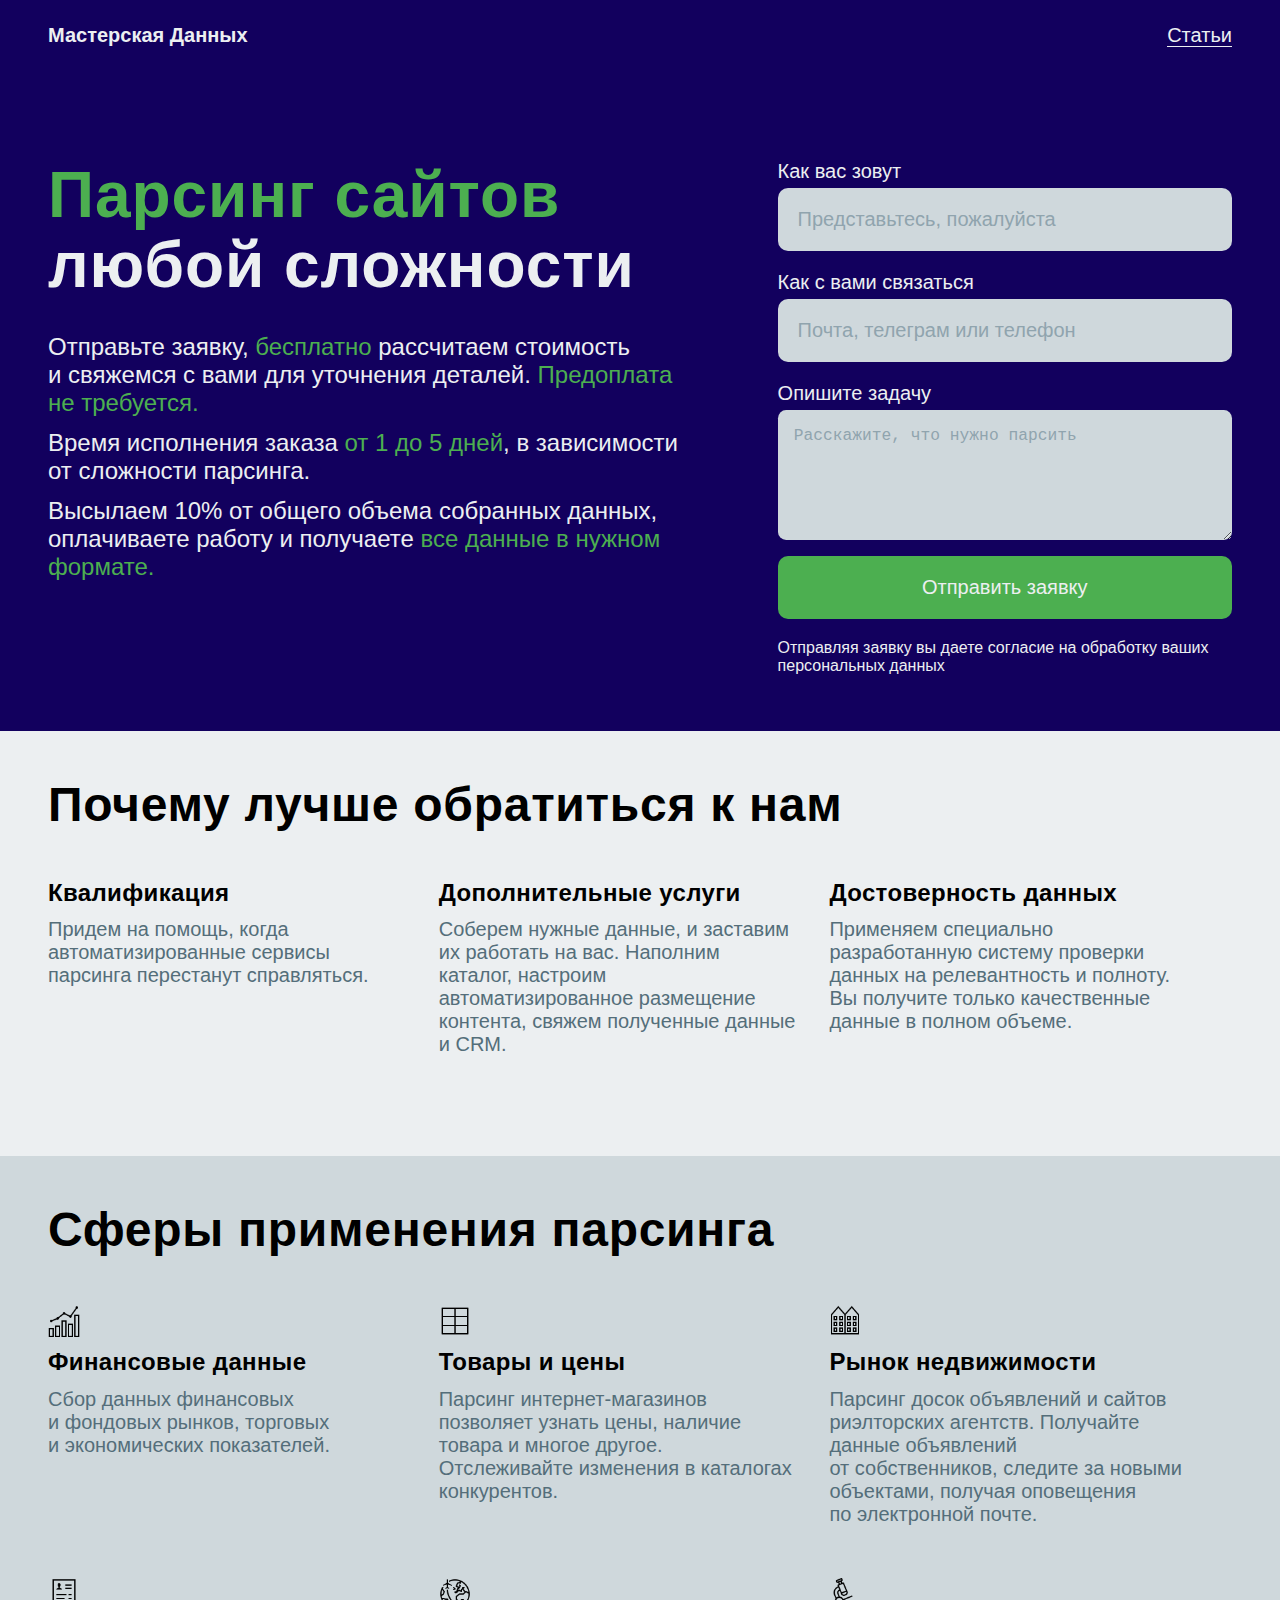
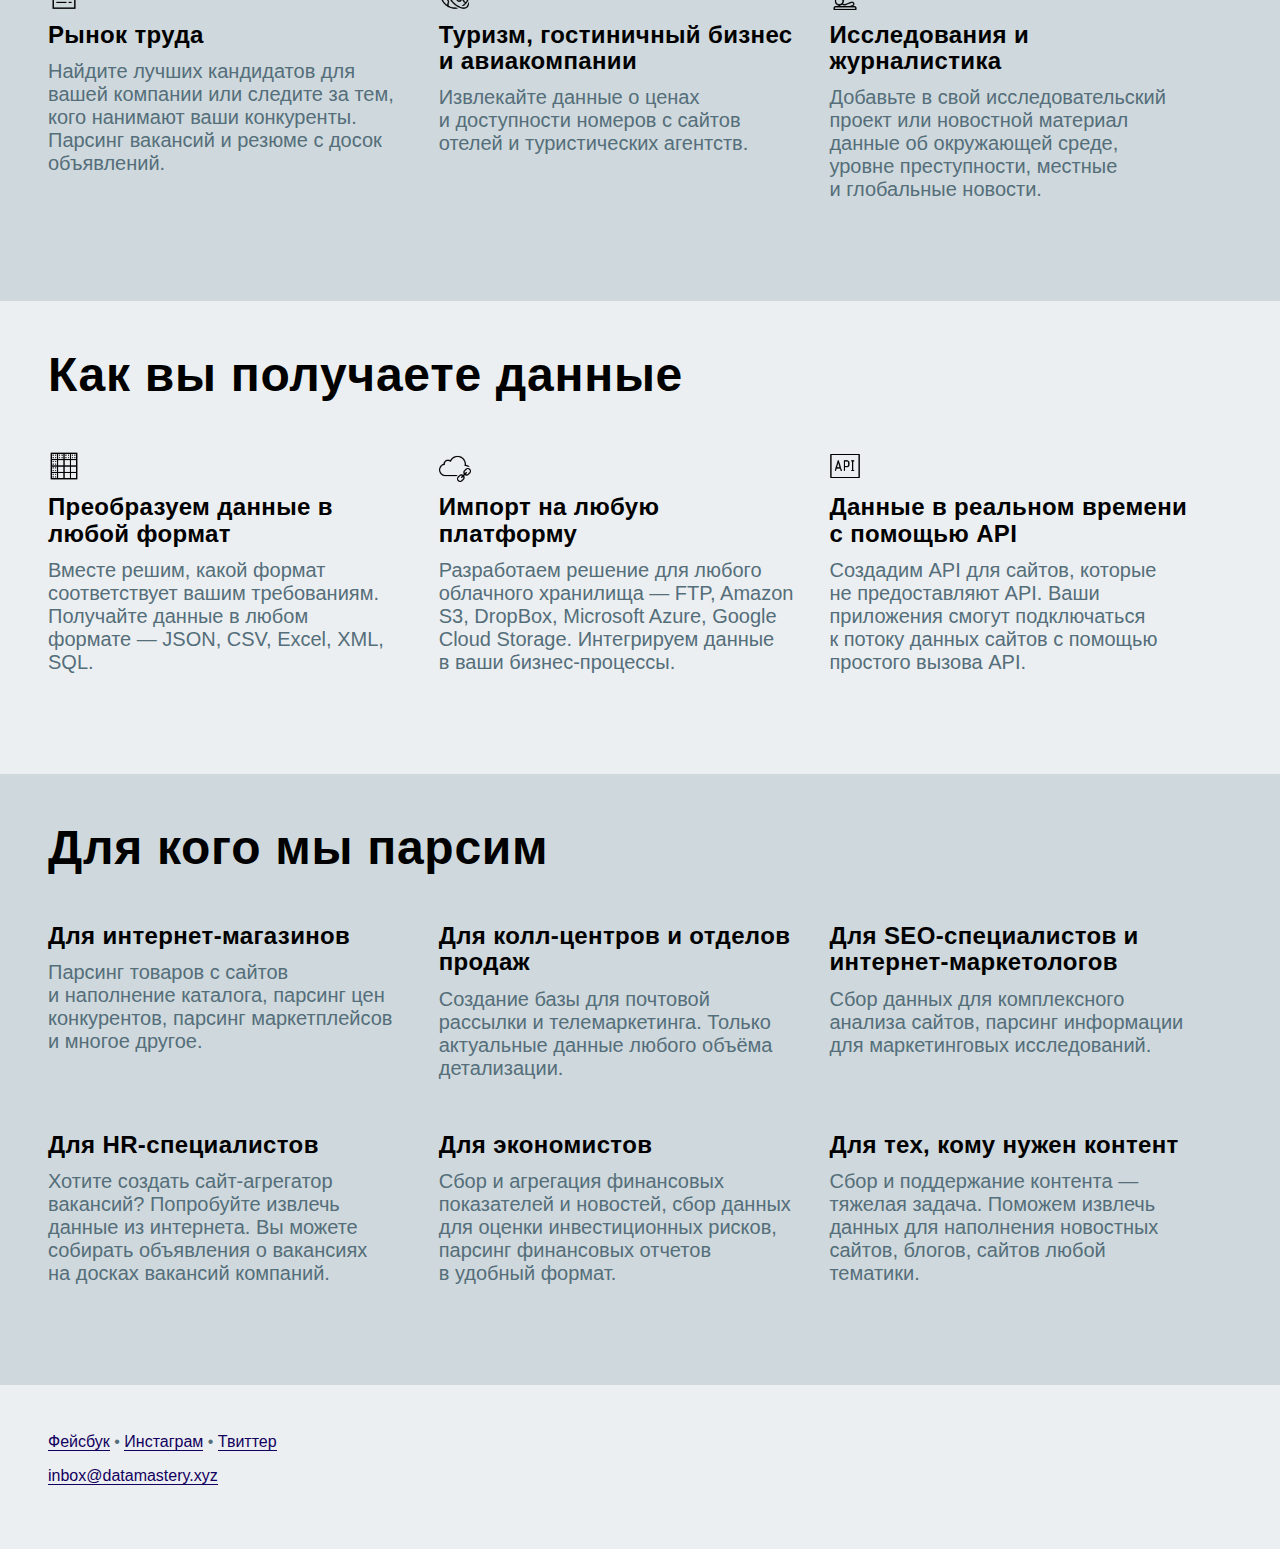
<file: index.html>
<!doctype html>
<html>
	<head>
		<meta charset="utf-8" />
		<meta name="viewport" content="width=device-width, initial-scale=1"/>
		<meta name="description" content="Парсинг сайтов любой сложности. Преобразуйте любой сайт в данные с помощью быстрого и надежного парсинга.">
		<title>Мастерская Данных</title>
		<link rel="stylesheet" href="css/style.css" type="text/css" />
		
		<!-- Global site tag (gtag.js) - Google Analytics -->
		<script async src="https://www.googletagmanager.com/gtag/js?id=UA-63354299-6"></script>
		<script>
			window.dataLayer = window.dataLayer || [];
			function gtag() {
				dataLayer.push(arguments);
			}
			gtag('js', new Date());
			gtag('config', 'UA-63354299-6');
			gtag('config', 'AW-597800790');
		</script>
		
		<!-- Event snippet for Заполнение заявки conversion page In your html page, add the snippet and call gtag_report_conversion when someone clicks on the chosen link or button. --> 
		<script> 
			function gtag_report_conversion(url) { 
				var callback = function () { 
					if (typeof(url) != 'undefined') { 
						window.location = url; 
					} 
				}; 
				gtag('event', 'conversion', { 
					'send_to': 'AW-597800790/tcekCLis6t8BENbuhp0C',
					'event_callback': callback 
				}); 
				return false;
			} 
		</script>
		
		<!-- Facebook Pixel Code -->
		<script>
		  !function(f,b,e,v,n,t,s)
		  {if(f.fbq)return;n=f.fbq=function(){n.callMethod?
		  n.callMethod.apply(n,arguments):n.queue.push(arguments)};
		  if(!f._fbq)f._fbq=n;n.push=n;n.loaded=!0;n.version='2.0';
		  n.queue=[];t=b.createElement(e);t.async=!0;
		  t.src=v;s=b.getElementsByTagName(e)[0];
		  s.parentNode.insertBefore(t,s)}(window, document,'script',
		  'https://connect.facebook.net/en_US/fbevents.js');
		  fbq('init', '347101459674168');
		  fbq('track', 'PageView');
		</script>
		<noscript><img height="1" width="1" style="display:none"
		  src="https://www.facebook.com/tr?id=347101459674168&ev=PageView&noscript=1"
		/></noscript>
		<!-- End Facebook Pixel Code -->
		
	</head>
	<body>
		<div class="content">
			<div class="navigation">
				<a href="/" id="logo">Мастерская Данных</a>
				<ul class="menu">
					<li><a href="/blog/">Статьи</a></li>
				</ul>
			</div>
			<div class="header">
				<div>
					<h1><span class="green">Парсинг сайтов</span> любой сложности</h1>
					<p>Отправьте заявку, <span class="green">бесплатно</span> рассчитаем стоимость и&nbsp;свяжемся с&nbsp;вами для уточнения деталей. <span class="green">Предоплата не&nbsp;требуется.</span></p>
					<p>Время исполнения заказа <span class="green">от&nbsp;1&nbsp;до&nbsp;5&nbsp;дней</span>, в&nbsp;зависимости от&nbsp;сложности парсинга.</p>
					<p>Высылаем&nbsp;10% от&nbsp;общего объема собранных данных, оплачиваете работу и&nbsp;получаете <span class="green">все данные в&nbsp;нужном формате.</span></p>
				</div>
				<div class="form">
					<label for="name" name="label">Как вас зовут</label>
					<input type="text" name="name" value="" placeholder="Представьтесь, пожалуйста" id="name" />
					<label for="contact" name="label">Как с вами связаться</label>
					<input type="text" name="contact" value="" placeholder="Почта, телеграм или телефон" id="contact" />
					<label for="task" name="label">Опишите задачу</label>
					<textarea placeholder="Расскажите, что нужно парсить" id="task" name="task"></textarea>
					<input type="button" name="submit" value="Отправить заявку"  id="submit" onclick="submit()"/>
					<p id="message"></p>
					<p class="footnote">Отправляя заявку вы даете согласие на обработку ваших персональных данных</p>
				</div>
			</div>
			<div class="features">
				<h2>Почему лучше обратиться к&nbsp;нам</h2>
				<div class="feature">
					<h3>Квалификация</h3>
					<p>Придем на&nbsp;помощь, когда автоматизированные сервисы парсинга перестанут справляться.</p>
				</div>
				<div class="feature">
					<h3>Дополнительные услуги</h3>
					<p>Соберем нужные данные, и&nbsp;заставим их&nbsp;работать на&nbsp;вас. Наполним каталог, настроим автоматизированное размещение контента, свяжем полученные данные и&nbsp;CRM.</p>
				</div>
				<div class="feature">
					<h3>Достоверность данных</h3>
					<p>Применяем специально разработанную систему проверки данных на&nbsp;релевантность и&nbsp;полноту. Вы&nbsp;получите только качественные данные в&nbsp;полном объеме.</p>
				</div>
			</div>
			<div class="features">
				<h2>Сферы применения парсинга</h2>
				<div class="feature">
					<h3 class="icon chart">Финансовые данные</h3>
					<p>Сбор данных финансовых и&nbsp;фондовых рынков, торговых и&nbsp;экономических показателей.</p>
				</div>
				<div class="feature">
					<h3 class="icon table">Товары и цены</h3>
					<p>Парсинг интернет-магазинов позволяет узнать цены, наличие товара и&nbsp;многое другое. Отслеживайте изменения в&nbsp;каталогах конкурентов.</p>
				</div>
				<div class="feature">
					<h3 class="icon realty">Рынок недвижимости</h3>
					<p>Парсинг досок объявлений и&nbsp;сайтов риэлторских агентств. Получайте данные объявлений от&nbsp;собственников, следите за&nbsp;новыми объектами, получая оповещения по&nbsp;электронной почте.</p>
				</div>
				<div class="feature">
					<h3 class="icon resume">Рынок труда</h3>
					<p>Найдите лучших кандидатов для вашей компании или следите за&nbsp;тем, кого нанимают ваши конкуренты. Парсинг вакансий и&nbsp;резюме с&nbsp;досок объявлений.</p>
				</div>
				<div class="feature">
					<h3 class="icon tourism">Туризм, гостиничный бизнес и авиакомпании</h3>
					<p>Извлекайте данные о&nbsp;ценах и&nbsp;доступности номеров с&nbsp;сайтов отелей и&nbsp;туристических агентств.</p>
				</div>
				<div class="feature">
					<h3 class="icon research">Исследования и журналистика</h3>
					<p>Добавьте в&nbsp;свой исследовательский проект или новостной материал данные об&nbsp;окружающей среде, уровне преступности, местные и&nbsp;глобальные новости.</p>
				</div>
			</div>
			<div class="features">
			  <h2>Как вы получаете данные</h2>
				<div class="feature">
					<h3 class="icon sheet">Преобразуем данные в любой формат</h3>
					<p>Вместе решим, какой формат соответствует вашим требованиям. Получайте данные в&nbsp;любом формате&nbsp;&mdash; JSON, CSV, Excel, XML, SQL.</p>
				</div>
				<div class="feature">
					<h3 class="icon cloud">Импорт на любую платформу</h3>
					<p>Разработаем решение для любого облачного хранилища&nbsp;&mdash; FTP, Amazon S3, DropBox, Microsoft Azure, Google Cloud Storage. Интегрируем данные в&nbsp;ваши бизнес-процессы.</p>
				</div>
				<div class="feature">
					<h3 class="icon api">Данные в реальном времени с помощью API</h3>
					<p>Создадим API для сайтов, которые не&nbsp;предоставляют API. Ваши приложения смогут подключаться к&nbsp;потоку данных сайтов с&nbsp;помощью простого вызова API.</p>
				</div>
			</div>
			<div class="features">
				<h2>Для кого мы парсим</h2>
				<div class="feature">
					<h3>Для интернет-магазинов</h3>
					<p>Парсинг товаров с&nbsp;сайтов и&nbsp;наполнение каталога, парсинг цен конкурентов, парсинг маркетплейсов и&nbsp;многое другое.</p>
				</div>
				<div class="feature">
					<h3>Для колл-центров и отделов продаж</h3>
					<p>Создание базы для почтовой рассылки и&nbsp;телемаркетинга. Только актуальные данные любого объёма детализации.</p>
				</div>
				<div class="feature">
					<h3>Для SEO-специалистов и интернет-маркетологов</h3>
					<p>Сбор данных для комплексного анализа сайтов, парсинг информации для маркетинговых исследований.</p>
				</div>
				<div class="feature">
					<h3>Для HR-специалистов</h3>
					<p>Хотите создать сайт-агрегатор вакансий? Попробуйте извлечь данные из&nbsp;интернета. Вы&nbsp;можете собирать объявления о&nbsp;вакансиях на&nbsp;досках вакансий компаний.</p>
				</div>
				<div class="feature">
					<h3>Для экономистов</h3>
					<p>Сбор и&nbsp;агрегация финансовых показателей и&nbsp;новостей, сбор данных для оценки инвестиционных рисков, парсинг финансовых отчетов в&nbsp;удобный формат.</p>
				</div>
				<div class="feature">
					<h3>Для тех, кому нужен контент</h3>
					<p>Сбор и&nbsp;поддержание контента&nbsp;&mdash; тяжелая задача. Поможем извлечь данных для наполнения новостных сайтов, блогов, сайтов любой тематики.</p>
				</div>
			</div>
			<div class="footer">
				<p><a href="https://www.facebook.com/datamastery.xyz">Фейсбук</a> &bull; <a href="https://www.instagram.com/datamastery.xyz/">Инстаграм</a> &bull; <a href="https://twitter.com/datamasteryxyz">Твиттер</a></p>
				<p><a href="mailto:inbox@datamastery.xyz">inbox@datamastery.xyz</a></p>
			</div>
		</div>
		<script src="js/scripts.js" type="text/javascript"></script>
	</body>
</html>
</file>
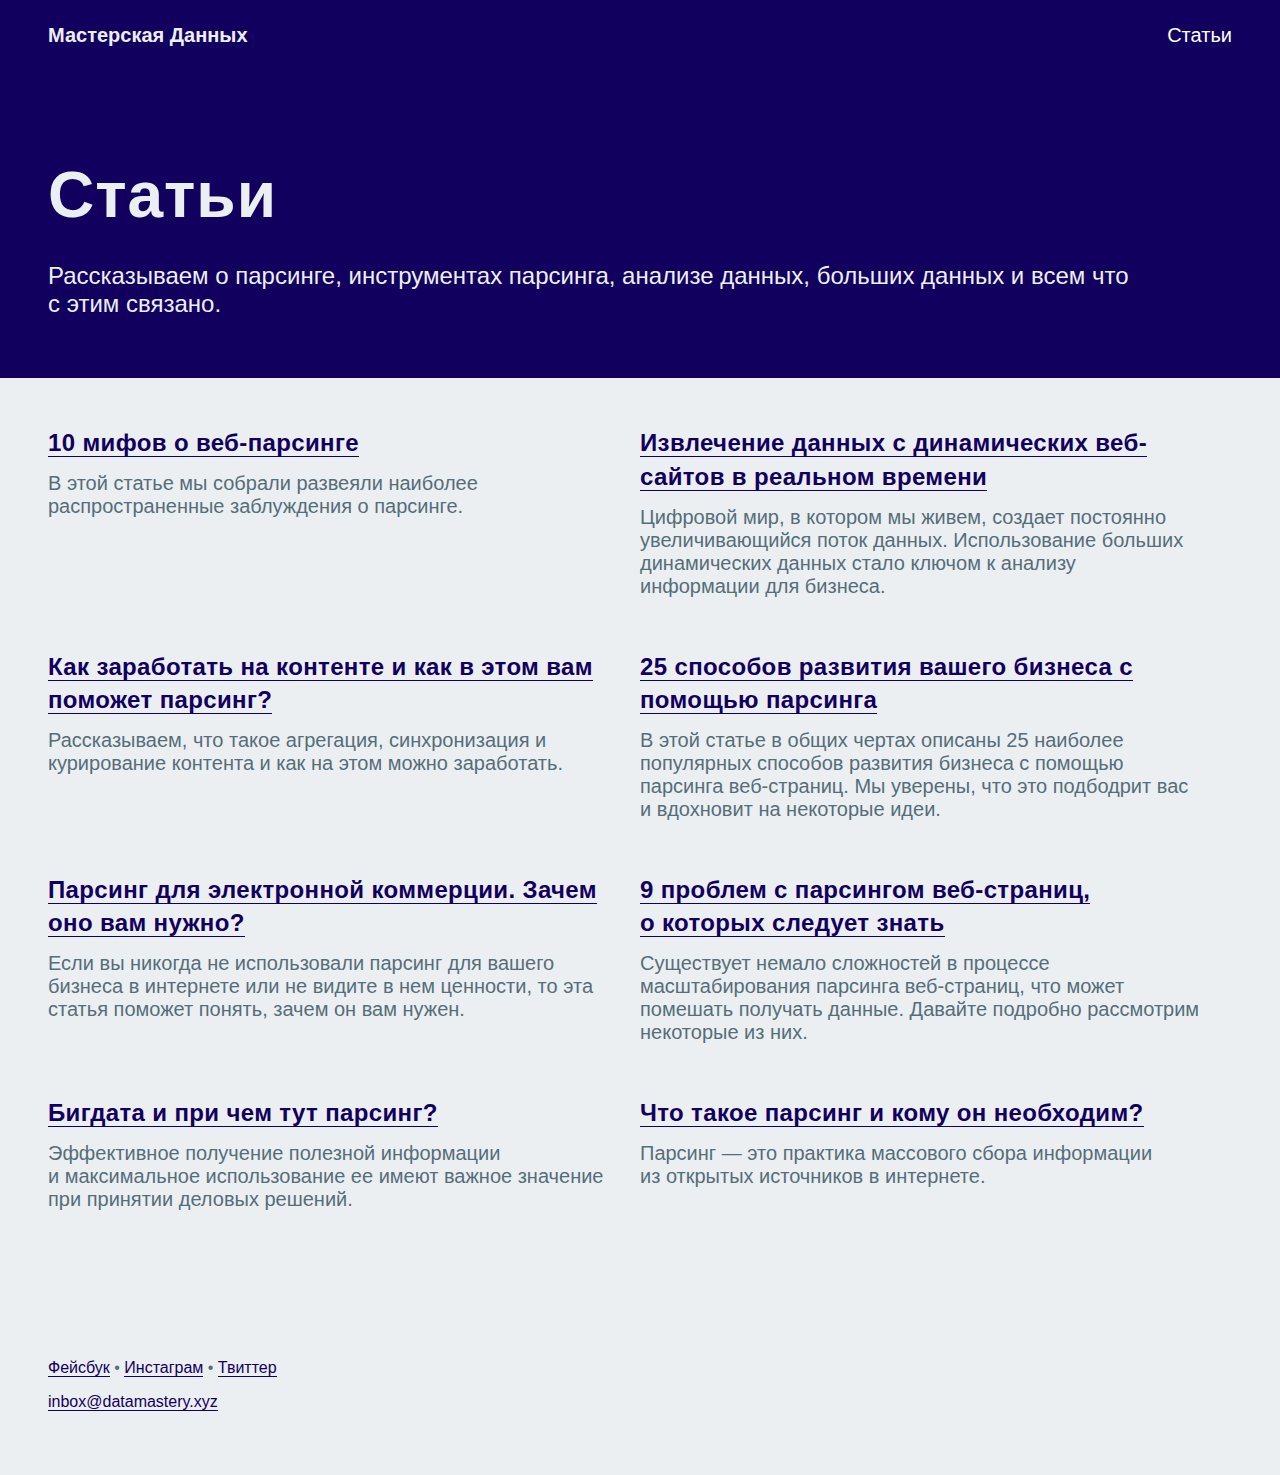
<file: blog/index.html>
<!doctype html>
<html>
	<head>
		<meta charset="utf-8" />
		<meta name="viewport" content="width=device-width, initial-scale=1"/>
		<meta name="description" content="Парсинг сайтов любой сложности. Преобразуйте любой сайт в данные с помощью быстрого и надежного парсинга.">
		<title>Мастерская Данных</title>
		<link rel="stylesheet" href="../css/style.css" type="text/css" />
		<!-- Global site tag (gtag.js) - Google Analytics -->
		<script async src="https://www.googletagmanager.com/gtag/js?id=UA-63354299-6"></script>
		<script>
			window.dataLayer = window.dataLayer || [];
			function gtag(){dataLayer.push(arguments);}
			gtag('js', new Date());
			gtag('config', 'UA-63354299-6');
		</script>
		<!-- Facebook Pixel Code -->
		<script>
		  !function(f,b,e,v,n,t,s)
		  {if(f.fbq)return;n=f.fbq=function(){n.callMethod?
		  n.callMethod.apply(n,arguments):n.queue.push(arguments)};
		  if(!f._fbq)f._fbq=n;n.push=n;n.loaded=!0;n.version='2.0';
		  n.queue=[];t=b.createElement(e);t.async=!0;
		  t.src=v;s=b.getElementsByTagName(e)[0];
		  s.parentNode.insertBefore(t,s)}(window, document,'script',
		  'https://connect.facebook.net/en_US/fbevents.js');
		  fbq('init', '347101459674168');
		  fbq('track', 'PageView');
		</script>
		<noscript><img height="1" width="1" style="display:none"
		  src="https://www.facebook.com/tr?id=347101459674168&ev=PageView&noscript=1"
		/></noscript>
		<!-- End Facebook Pixel Code -->
	</head>
	<body>
		<div class="content">
			<div class="navigation">
				<a href="/" id="logo">Мастерская Данных</a>
				<ul class="menu">
					<li>Статьи</li>
				</ul>
			</div>
			<div class="header">
				<div>
					<h1>Статьи</h1>
					<p>Рассказываем о&nbsp;парсинге, инструментах парсинга, анализе данных, больших данных и&nbsp;всем что с&nbsp;этим связано.</p>
				</div>
			</div>
			<div class="posts">
				<div class="post">
					<h2><a href="desyat-mifov-o-parsinge">10 мифов о веб-парсинге</a></h2>
					<p>В этой статье мы собрали  развеяли наиболее распространенные заблуждения о парсинге.</p>
				</div>
				<div class="post">
					<h2><a href="izvlecheniye-dannyh-s-dinamicheskih-sajtov">Извлечение данных с динамических веб-сайтов в реальном времени</a></h2>
					<p>Цифровой мир, в&nbsp;котором мы&nbsp;живем, создает постоянно увеличивающийся поток данных. Использование больших динамических данных стало ключом к&nbsp;анализу информации для бизнеса.</p>
				</div>
				<div class="post">
					<h2><a href="kak-zarabotat-na-kontente">Как заработать на контенте и как в этом вам поможет парсинг?</a></h2>
					<p>Рассказываем, что такое агрегация, синхронизация и курирование контента и как на этом можно заработать.</p>
				</div>
				<div class="post">
					<h2><a href="razvitiye-biznesa-s-parsingom">25 способов развития вашего бизнеса с помощью парсинга</a></h2>
					<p>В&nbsp;этой статье в&nbsp;общих чертах описаны 25&nbsp;наиболее популярных способов развития бизнеса с&nbsp;помощью парсинга веб-страниц. Мы&nbsp;уверены, что это подбодрит вас и&nbsp;вдохновит на&nbsp;некоторые идеи.</p>
				</div>
				<div class="post">
					<h2><a href="parsing-dlya-e-commerce">Парсинг для электронной коммерции. Зачем оно вам нужно?</a></h2>
					<p>Если вы&nbsp;никогда не&nbsp;использовали парсинг для вашего бизнеса в&nbsp;интернете или не&nbsp;видите в&nbsp;нем ценности, то&nbsp;эта статья поможет понять, зачем он&nbsp;вам нужен.</p>
				</div>
				<div class="post">
					<h2><a href="problemy-s-parsingom-o-kotoryh-sleduet-znat">9&nbsp;проблем с&nbsp;парсингом веб-страниц, о&nbsp;которых следует знать</a></h2>
					<p>Существует немало сложностей в&nbsp;процессе масштабирования парсинга веб-страниц, что может помешать получать данные. Давайте подробно рассмотрим некоторые из&nbsp;них.</p>
				</div>
				<div class="post">
					<h2><a href="chto-takoe-parsing-i-pochemu-on-vazhen">Бигдата и при чем тут парсинг?</a></h2>
					<p>Эффективное получение полезной информации и&nbsp;максимальное использование ее&nbsp;имеют важное значение при принятии деловых решений.</p>
				</div>
				<div class="post">
					<h2><a href="chto-takoe-parsing-i-komu-on-neobhodim">Что такое парсинг и кому он необходим?</a></h2>
					<p>Парсинг&nbsp;&mdash; это практика массового сбора информации из&nbsp;открытых источников в&nbsp;интернете.</p>
				</div>
			</div>
			<div class="footer">
				<p><a href="https://www.facebook.com/datamastery.xyz">Фейсбук</a> &bull; <a href="https://www.instagram.com/datamastery.xyz/">Инстаграм</a> &bull; <a href="https://twitter.com/datamasteryxyz">Твиттер</a></p>
				<p><a href="mailto:inbox@datamastery.xyz">inbox@datamastery.xyz</a></p>
			</div>
		</div>
	</body>
</html>
</file>
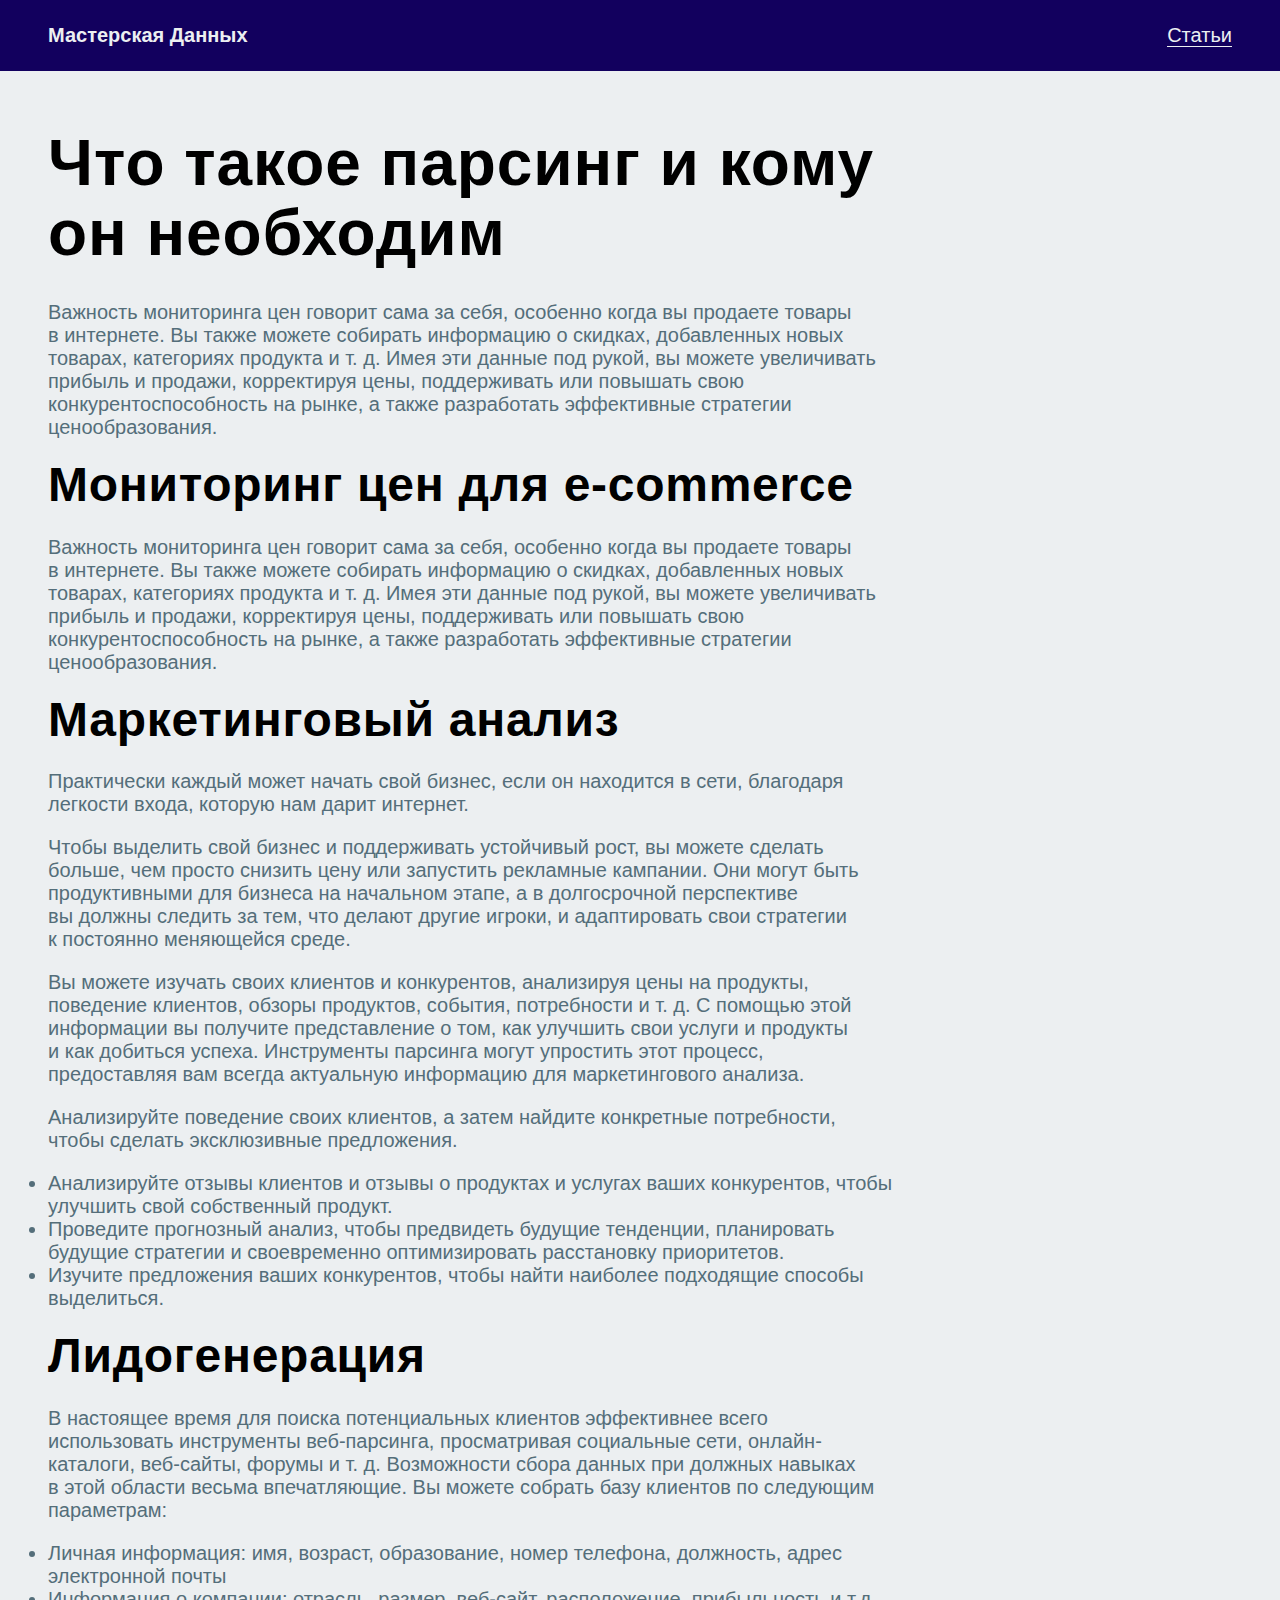
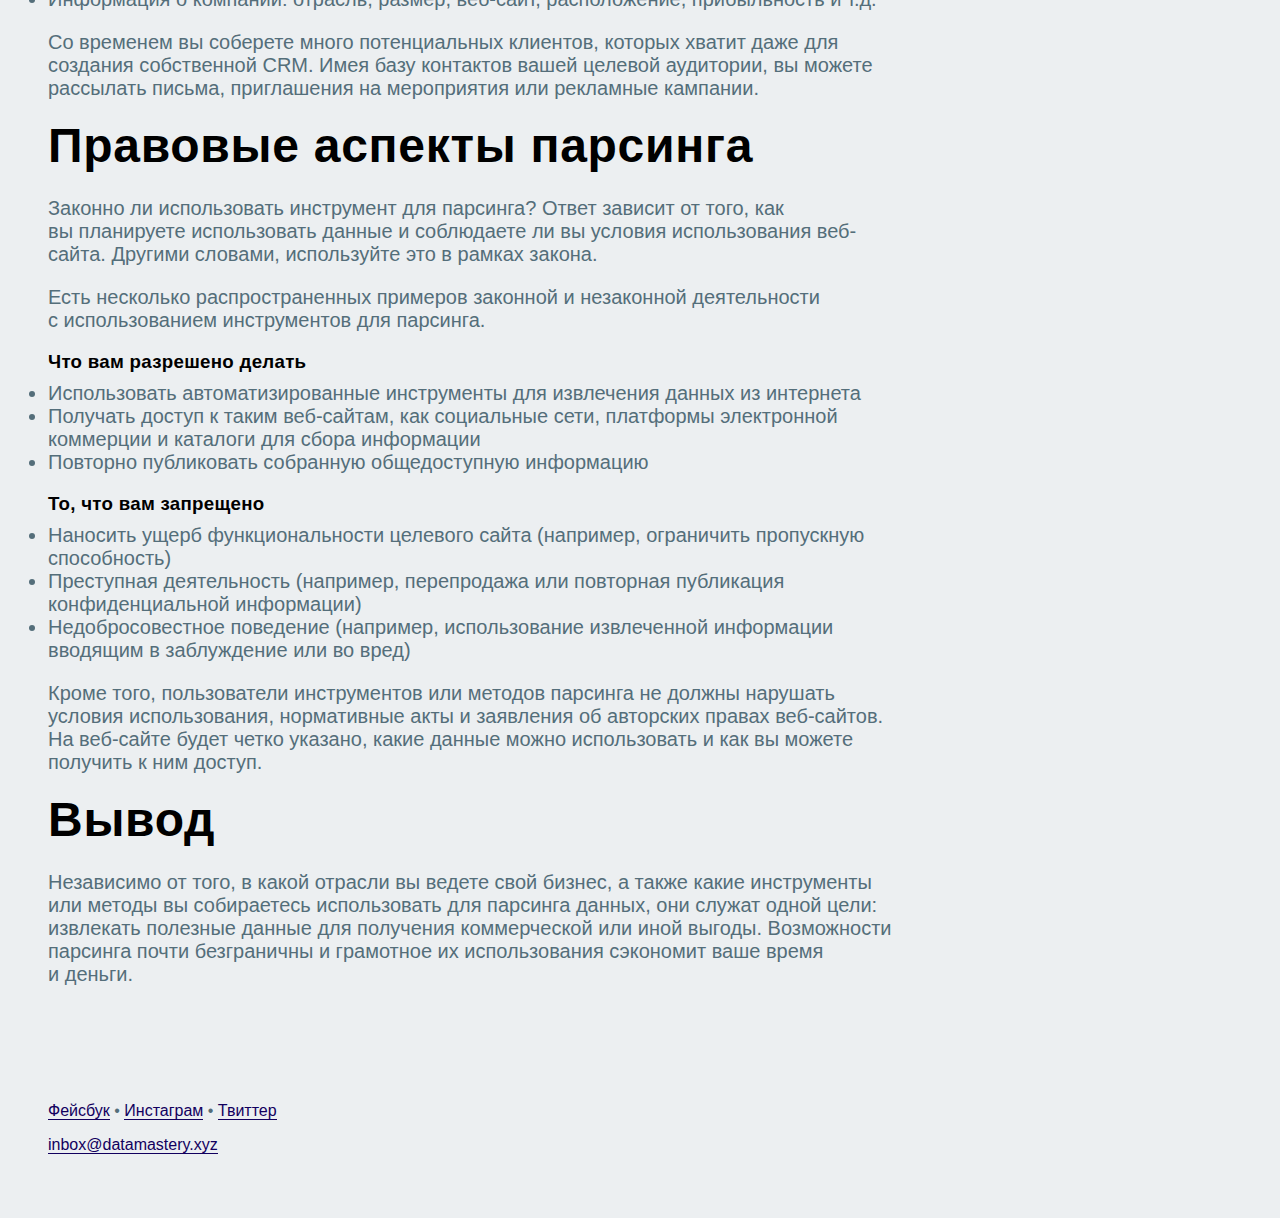
<file: blog/chto-takoe-parsing-i-komu-on-neobhodim/index.html>
<!doctype html>
<html>
	<head>
		<meta charset="utf-8" />
		<meta name="viewport" content="width=device-width, initial-scale=1"/>
		<meta name="description" content="Парсинг сайтов любой сложности. Преобразуйте любой сайт в данные с помощью быстрого и надежного парсинга.">
		<title>Мастерская Данных</title>
		<link rel="stylesheet" href="../../css/style.css" type="text/css" />
		<!-- Global site tag (gtag.js) - Google Analytics -->
		<script async src="https://www.googletagmanager.com/gtag/js?id=UA-63354299-6"></script>
		<script>
			window.dataLayer = window.dataLayer || [];
			function gtag(){dataLayer.push(arguments);}
			gtag('js', new Date());
			gtag('config', 'UA-63354299-6');
		</script>
		<!-- Facebook Pixel Code -->
		<script>
		  !function(f,b,e,v,n,t,s)
		  {if(f.fbq)return;n=f.fbq=function(){n.callMethod?
		  n.callMethod.apply(n,arguments):n.queue.push(arguments)};
		  if(!f._fbq)f._fbq=n;n.push=n;n.loaded=!0;n.version='2.0';
		  n.queue=[];t=b.createElement(e);t.async=!0;
		  t.src=v;s=b.getElementsByTagName(e)[0];
		  s.parentNode.insertBefore(t,s)}(window, document,'script',
		  'https://connect.facebook.net/en_US/fbevents.js');
		  fbq('init', '347101459674168');
		  fbq('track', 'PageView');
		</script>
		<noscript><img height="1" width="1" style="display:none"
		  src="https://www.facebook.com/tr?id=347101459674168&ev=PageView&noscript=1"
		/></noscript>
		<!-- End Facebook Pixel Code -->
	</head>
	<body>
		<div class="content">
			<div class="navigation">
				<a href="/" id="logo">Мастерская Данных</a>
				<ul class="menu">
					<li><a href="/blog">Статьи</a></li>
				</ul>
			</div>
			<div class="article">
				<h1>Что такое парсинг и&nbsp;кому он&nbsp;необходим</h1>
				<p>Важность мониторинга цен говорит сама за&nbsp;себя, особенно когда вы&nbsp;продаете товары в&nbsp;интернете. Вы&nbsp;также можете собирать информацию о&nbsp;скидках, добавленных новых товарах, категориях продукта и&nbsp;т.&nbsp;д. Имея эти данные под рукой, вы&nbsp;можете увеличивать прибыль и&nbsp;продажи, корректируя цены, поддерживать или повышать свою конкурентоспособность на&nbsp;рынке, а&nbsp;также разработать эффективные стратегии ценообразования.</p>
				<h2>Мониторинг цен для e-commerce</h2>
				<p>Важность мониторинга цен говорит сама за&nbsp;себя, особенно когда вы&nbsp;продаете товары в&nbsp;интернете. Вы&nbsp;также можете собирать информацию о&nbsp;скидках, добавленных новых товарах, категориях продукта и&nbsp;т.&nbsp;д. Имея эти данные под рукой, вы&nbsp;можете увеличивать прибыль и&nbsp;продажи, корректируя цены, поддерживать или повышать свою конкурентоспособность на&nbsp;рынке, а&nbsp;также разработать эффективные стратегии ценообразования.</p>
				<h2>Маркетинговый анализ</h2>
				<p>Практически каждый может начать свой бизнес, если он&nbsp;находится в&nbsp;сети, благодаря легкости входа, которую нам дарит интернет.</p>
				<p>Чтобы выделить свой бизнес и&nbsp;поддерживать устойчивый рост, вы&nbsp;можете сделать больше, чем просто снизить цену или запустить рекламные кампании. Они могут быть продуктивными для бизнеса на&nbsp;начальном этапе, а&nbsp;в&nbsp;долгосрочной перспективе вы&nbsp;должны следить за&nbsp;тем, что делают другие игроки, и&nbsp;адаптировать свои стратегии к&nbsp;постоянно меняющейся среде.</p>
				<p>Вы&nbsp;можете изучать своих клиентов и&nbsp;конкурентов, анализируя цены на&nbsp;продукты, поведение клиентов, обзоры продуктов, события, потребности и&nbsp;т.&nbsp;д. С&nbsp;помощью этой информации вы&nbsp;получите представление о&nbsp;том, как улучшить свои услуги и&nbsp;продукты и&nbsp;как добиться успеха. Инструменты парсинга могут упростить этот процесс, предоставляя вам всегда актуальную информацию для маркетингового анализа.</p>
				<p>Анализируйте поведение своих клиентов, а&nbsp;затем найдите конкретные потребности, чтобы сделать эксклюзивные предложения.</p>
				<ul>
					<li>Анализируйте отзывы клиентов и&nbsp;отзывы о&nbsp;продуктах и&nbsp;услугах ваших конкурентов, чтобы улучшить свой собственный продукт.</li>
					<li>Проведите прогнозный анализ, чтобы предвидеть будущие тенденции, планировать будущие стратегии и&nbsp;своевременно оптимизировать расстановку приоритетов.</li>
					<li>Изучите предложения ваших конкурентов, чтобы найти наиболее подходящие способы выделиться.</li>
				</ul>
				<h2>Лидогенерация</h2>
				<p>В&nbsp;настоящее время для поиска потенциальных клиентов эффективнее всего использовать инструменты веб-парсинга, просматривая социальные сети, онлайн-каталоги, веб-сайты, форумы и&nbsp;т.&nbsp;д. Возможности сбора данных при должных навыках в&nbsp;этой области весьма впечатляющие. Вы&nbsp;можете собрать базу клиентов по&nbsp;следующим параметрам:</p>
				<ul>
					<li>Личная информация: имя, возраст, образование, номер телефона, должность, адрес электронной почты</li>
					<li>Информация о&nbsp;компании: отрасль, размер, веб-сайт, расположение, прибыльность и&nbsp;т.д.</li>
				</ul>
				<p>Со&nbsp;временем вы&nbsp;соберете много потенциальных клиентов, которых хватит даже для создания собственной CRM. Имея базу контактов вашей целевой аудитории, вы&nbsp;можете рассылать письма, приглашения на&nbsp;мероприятия или рекламные кампании.</p>
				<h2>Правовые аспекты парсинга</h2>
				<p>Законно&nbsp;ли использовать инструмент для парсинга? Ответ зависит от&nbsp;того, как вы&nbsp;планируете использовать данные и&nbsp;соблюдаете&nbsp;ли вы&nbsp;условия использования веб-сайта. Другими словами, используйте это в&nbsp;рамках закона.</p>
				<p>Есть несколько распространенных примеров законной и&nbsp;незаконной деятельности с&nbsp;использованием инструментов для парсинга.</p>
				<h3>Что вам разрешено делать</h3>
				<ul>
					<li>Использовать автоматизированные инструменты для извлечения данных из&nbsp;интернета</li>
					<li>Получать доступ к&nbsp;таким веб-сайтам, как социальные сети, платформы электронной коммерции и&nbsp;каталоги для сбора информации</li>
					<li>Повторно публиковать собранную общедоступную информацию</li>
				</ul>
				<h3>То, что вам запрещено</h3>
				<ul>
					<li>Наносить ущерб функциональности целевого сайта (например, ограничить пропускную способность)</li>
					<li>Преступная деятельность (например, перепродажа или повторная публикация конфиденциальной информации)</li>
					<li>Недобросовестное поведение (например, использование извлеченной информации вводящим в&nbsp;заблуждение или во&nbsp;вред)</li>
				</ul>
				<p>Кроме того, пользователи инструментов или методов парсинга не&nbsp;должны нарушать условия использования, нормативные акты и&nbsp;заявления об&nbsp;авторских правах веб-сайтов. На&nbsp;веб-сайте будет четко указано, какие данные можно использовать и&nbsp;как вы&nbsp;можете получить к&nbsp;ним доступ.</p>
				<h2>Вывод</h2>
				<p>Независимо от&nbsp;того, в&nbsp;какой отрасли вы&nbsp;ведете свой бизнес, а&nbsp;также какие инструменты или методы вы&nbsp;собираетесь использовать для парсинга данных, они служат одной цели: извлекать полезные данные для получения коммерческой или иной выгоды. Возможности парсинга почти безграничны и&nbsp;грамотное их&nbsp;использования сэкономит ваше время и&nbsp;деньги.</p>
			</div>
			<div class="footer">
				<p><a href="https://www.facebook.com/datamastery.xyz">Фейсбук</a> &bull; <a href="https://www.instagram.com/datamastery.xyz/">Инстаграм</a> &bull; <a href="https://twitter.com/datamasteryxyz">Твиттер</a></p>
				<p><a href="mailto:inbox@datamastery.xyz">inbox@datamastery.xyz</a></p>
			</div>
		</div>
	</body>
	</html>
</file>
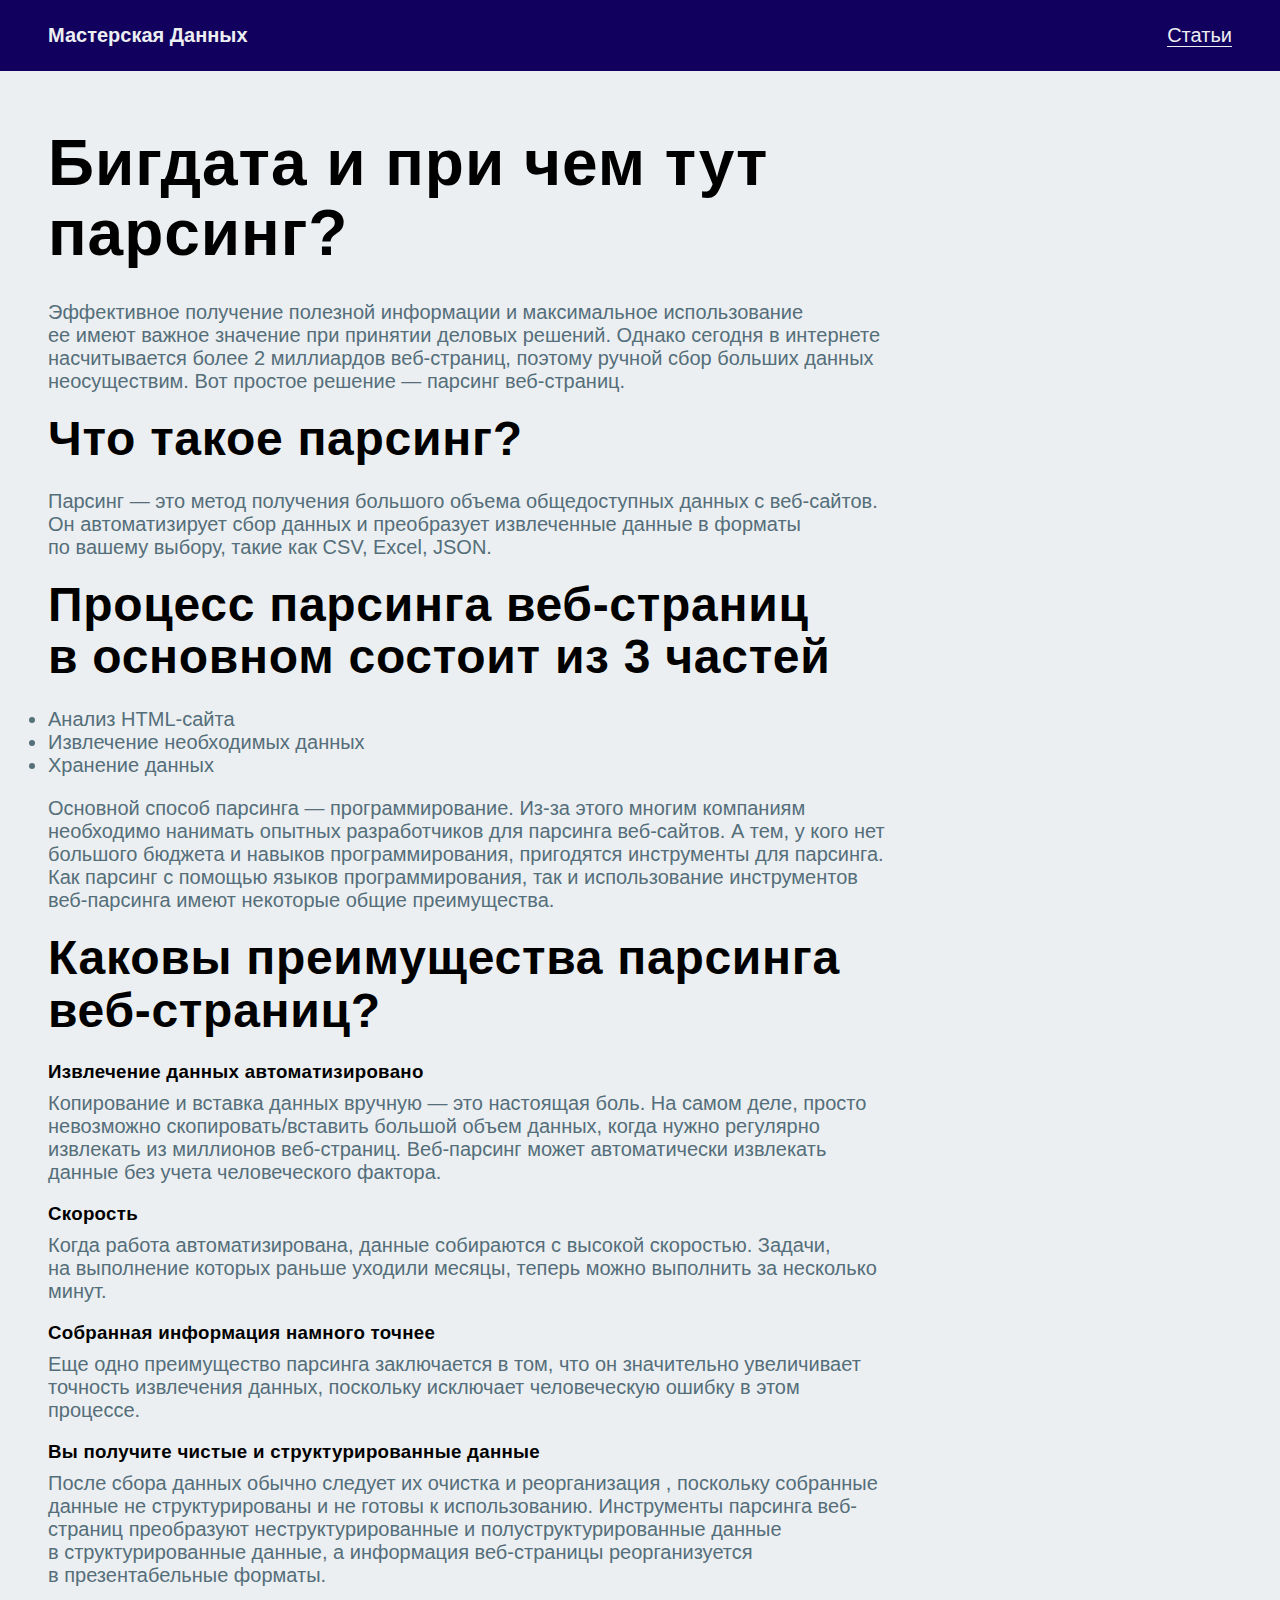
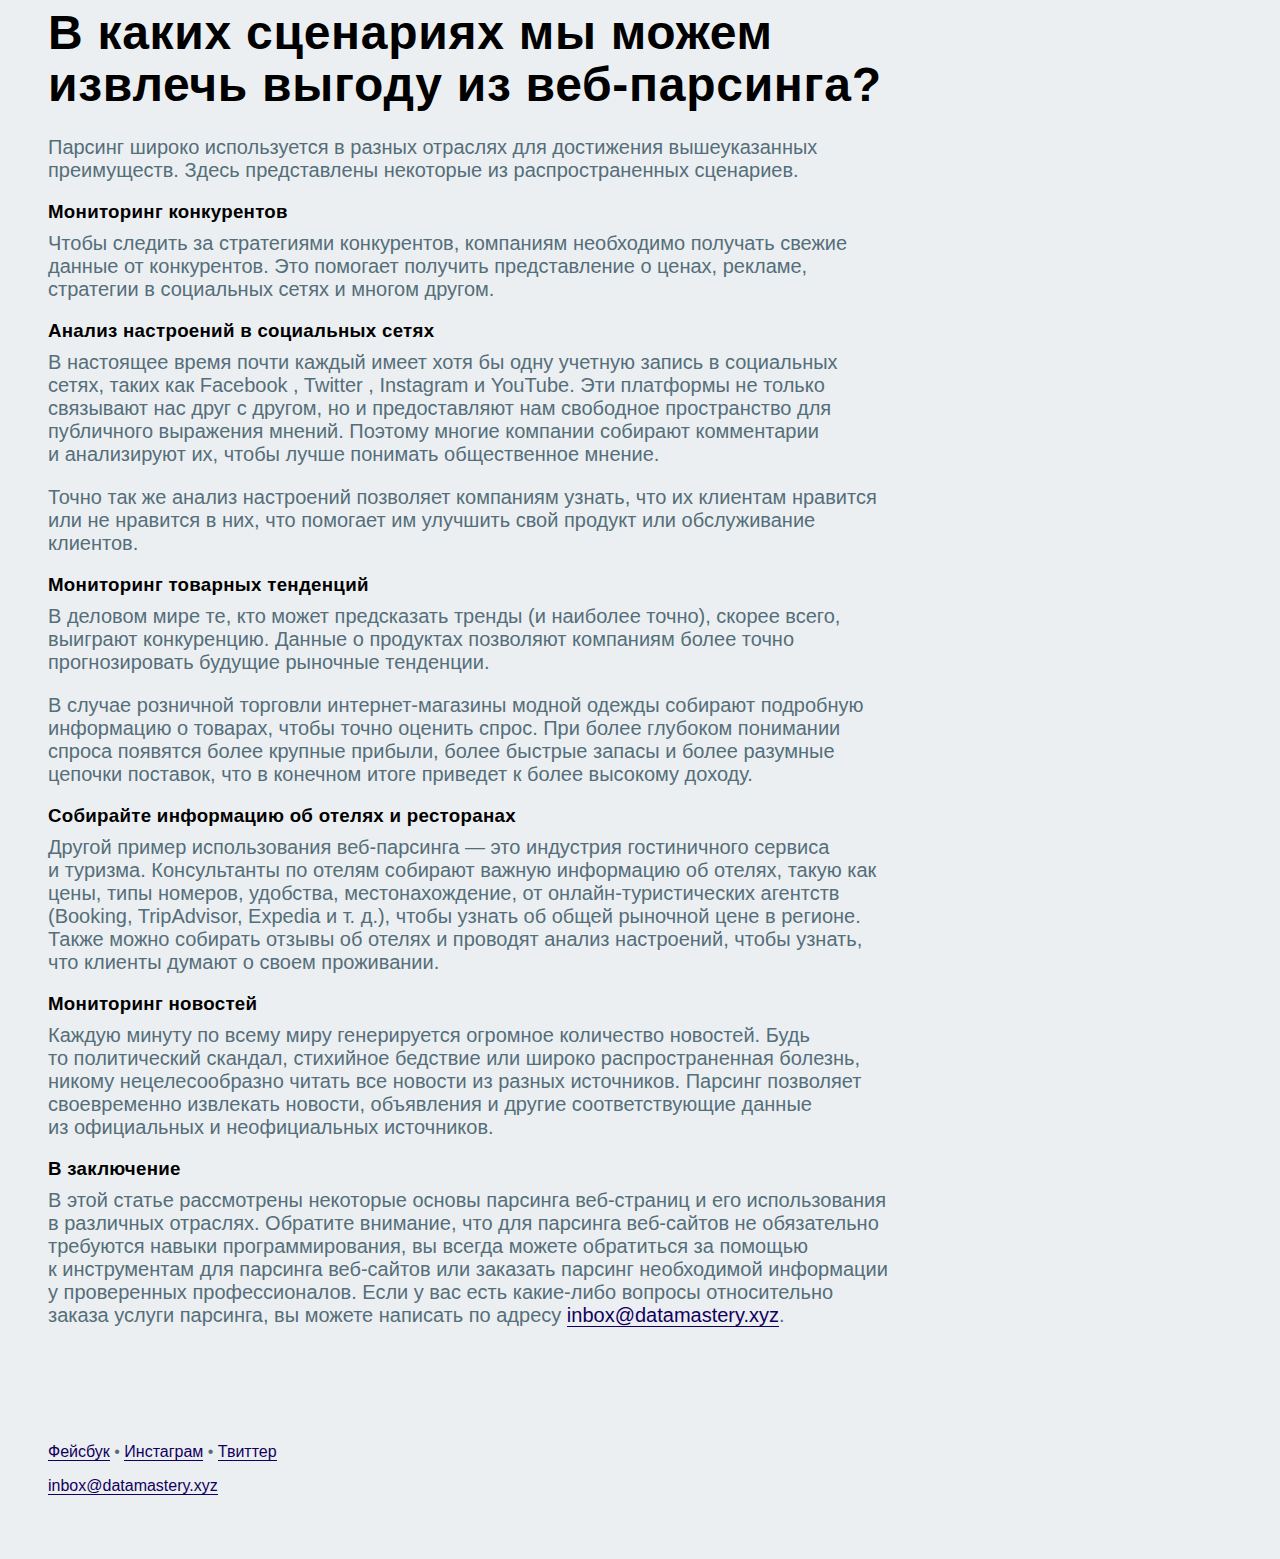
<file: blog/chto-takoe-parsing-i-pochemu-on-vazhen/index.html>
<!doctype html>
<html>
	<head>
		<meta charset="utf-8" />
		<meta name="viewport" content="width=device-width, initial-scale=1"/>
		<meta name="description" content="Парсинг сайтов любой сложности. Преобразуйте любой сайт в данные с помощью быстрого и надежного парсинга.">
		<title>Мастерская Данных</title>
		<link rel="stylesheet" href="../../css/style.css" type="text/css" />
		<!-- Global site tag (gtag.js) - Google Analytics -->
		<script async src="https://www.googletagmanager.com/gtag/js?id=UA-63354299-6"></script>
		<script>
			window.dataLayer = window.dataLayer || [];
			function gtag(){dataLayer.push(arguments);}
			gtag('js', new Date());
			gtag('config', 'UA-63354299-6');
		</script>
		<!-- Facebook Pixel Code -->
		<script>
		  !function(f,b,e,v,n,t,s)
		  {if(f.fbq)return;n=f.fbq=function(){n.callMethod?
		  n.callMethod.apply(n,arguments):n.queue.push(arguments)};
		  if(!f._fbq)f._fbq=n;n.push=n;n.loaded=!0;n.version='2.0';
		  n.queue=[];t=b.createElement(e);t.async=!0;
		  t.src=v;s=b.getElementsByTagName(e)[0];
		  s.parentNode.insertBefore(t,s)}(window, document,'script',
		  'https://connect.facebook.net/en_US/fbevents.js');
		  fbq('init', '347101459674168');
		  fbq('track', 'PageView');
		</script>
		<noscript><img height="1" width="1" style="display:none"
		  src="https://www.facebook.com/tr?id=347101459674168&ev=PageView&noscript=1"
		/></noscript>
		<!-- End Facebook Pixel Code -->
	</head>
	<body>
		<div class="content">
			<div class="navigation">
				<a href="/" id="logo">Мастерская Данных</a>
				<ul class="menu">
					<li><a href="/blog">Статьи</a></li>
				</ul>
			</div>
			<div class="article">
				<h1>Бигдата и при чем тут парсинг?</h1>
				<p>Эффективное получение полезной информации и&nbsp;максимальное использование ее&nbsp;имеют важное значение при принятии деловых решений. Однако сегодня в&nbsp;интернете насчитывается более 2&nbsp;миллиардов веб-страниц, поэтому ручной сбор больших данных неосуществим. Вот простое решение&nbsp;&mdash; парсинг веб-страниц.</p>
				<h2>Что такое парсинг?</h2>
				<p>Парсинг&nbsp;&mdash; это метод получения большого объема общедоступных данных с&nbsp;веб-сайтов. Он&nbsp;автоматизирует сбор данных и&nbsp;преобразует извлеченные данные в&nbsp;форматы по&nbsp;вашему выбору, такие как CSV, Excel, JSON.</p>
				<h2>Процесс парсинга веб-страниц в&nbsp;основном состоит из&nbsp;3&nbsp;частей</h2>
				<ul>
					<li>Анализ HTML-сайта</li>
					<li>Извлечение необходимых данных</li>
					<li>Хранение данных</li>
				</ul>
				<p>Основной способ парсинга&nbsp;&mdash; программирование. Из-за этого многим компаниям необходимо нанимать опытных разработчиков для парсинга веб-сайтов. А&nbsp;тем, у&nbsp;кого нет большого бюджета и&nbsp;навыков программирования, пригодятся инструменты для парсинга. Как парсинг с&nbsp;помощью языков программирования, так и&nbsp;использование инструментов веб-парсинга имеют некоторые общие преимущества.</p>
				<h2>Каковы преимущества парсинга веб-страниц?</h2>
				<h3>Извлечение данных автоматизировано</h3>
				<p>Копирование и&nbsp;вставка данных вручную&nbsp;&mdash; это настоящая боль. На&nbsp;самом деле, просто невозможно скопировать/вставить большой объем данных, когда нужно регулярно извлекать из&nbsp;миллионов веб-страниц. Веб-парсинг может автоматически извлекать данные без учета человеческого фактора.</p>
				<h3>Скорость</h3>
				<p>Когда работа автоматизирована, данные собираются с&nbsp;высокой скоростью. Задачи, на&nbsp;выполнение которых раньше уходили месяцы, теперь можно выполнить за&nbsp;несколько минут.</p>
				<h3>Собранная информация намного точнее</h3>
				<p>Еще одно преимущество парсинга заключается в том, что он значительно увеличивает точность извлечения данных, поскольку исключает человеческую ошибку в этом процессе.</p>
				<h3>Вы получите чистые и структурированные данные</h3>
				<p>После сбора данных обычно следует их&nbsp;очистка и&nbsp;реорганизация , поскольку собранные данные не&nbsp;структурированы и&nbsp;не&nbsp;готовы к&nbsp;использованию. Инструменты парсинга веб-страниц преобразуют неструктурированные и&nbsp;полуструктурированные данные в&nbsp;структурированные данные, а&nbsp;информация веб-страницы реорганизуется в&nbsp;презентабельные форматы.</p>
				<h2>В&nbsp;каких сценариях мы&nbsp;можем извлечь выгоду из&nbsp;веб-парсинга?</h2>
				<p>Парсинг широко используется в&nbsp;разных отраслях для достижения вышеуказанных преимуществ. Здесь представлены некоторые из&nbsp;распространенных сценариев.</p>
				<h3>Мониторинг конкурентов</h3>
				<p>Чтобы следить за&nbsp;стратегиями конкурентов, компаниям необходимо получать свежие данные от&nbsp;конкурентов. Это помогает получить представление о&nbsp;ценах, рекламе, стратегии в&nbsp;социальных сетях и&nbsp;многом другом.</p>
				<h3>Анализ настроений в социальных сетях</h3>
				<p>В&nbsp;настоящее время почти каждый имеет хотя&nbsp;бы одну учетную запись в&nbsp;социальных сетях, таких как Facebook , Twitter , Instagram и&nbsp;YouTube. Эти платформы не&nbsp;только связывают нас друг с&nbsp;другом, но&nbsp;и&nbsp;предоставляют нам свободное пространство для публичного выражения мнений. Поэтому многие компании собирают комментарии и&nbsp;анализируют&nbsp;их, чтобы лучше понимать общественное мнение.</p>
				<p>Точно так&nbsp;же анализ настроений позволяет компаниям узнать, что их&nbsp;клиентам нравится или не&nbsp;нравится в&nbsp;них, что помогает им&nbsp;улучшить свой продукт или обслуживание клиентов.</p>
				<h3>Мониторинг товарных тенденций</h3>
				<p>В&nbsp;деловом мире&nbsp;те, кто может предсказать тренды (и&nbsp;наиболее точно), скорее всего, выиграют конкуренцию. Данные о&nbsp;продуктах позволяют компаниям более точно прогнозировать будущие рыночные тенденции.</p>
				<p>В&nbsp;случае розничной торговли интернет-магазины модной одежды собирают подробную информацию о&nbsp;товарах, чтобы точно оценить спрос. При более глубоком понимании спроса появятся более крупные прибыли, более быстрые запасы и&nbsp;более разумные цепочки поставок, что в&nbsp;конечном итоге приведет к&nbsp;более высокому доходу.</p>
				<h3>Собирайте информацию об отелях и ресторанах</h3>
				<p>Другой пример использования веб-парсинга&nbsp;&mdash; это индустрия гостиничного сервиса и&nbsp;туризма. Консультанты по&nbsp;отелям собирают важную информацию об&nbsp;отелях, такую как цены, типы номеров, удобства, местонахождение, от&nbsp;онлайн-туристических агентств (Booking, TripAdvisor, Expedia и&nbsp;т.&nbsp;д.), чтобы узнать об&nbsp;общей рыночной цене в&nbsp;регионе. Также можно собирать отзывы об&nbsp;отелях и&nbsp;проводят анализ настроений, чтобы узнать, что клиенты думают о&nbsp;своем проживании.</p>
				<h3>Мониторинг новостей</h3>
				<p>Каждую минуту по&nbsp;всему миру генерируется огромное количество новостей. Будь то&nbsp;политический скандал, стихийное бедствие или широко распространенная болезнь, никому нецелесообразно читать все новости из&nbsp;разных источников. Парсинг позволяет своевременно извлекать новости, объявления и&nbsp;другие соответствующие данные из&nbsp;официальных и&nbsp;неофициальных источников.</p>
				<h3>В заключение</h3>
				<p>В&nbsp;этой статье рассмотрены некоторые основы парсинга веб-страниц и&nbsp;его использования в&nbsp;различных отраслях. Обратите внимание, что для парсинга веб-сайтов не&nbsp;обязательно требуются навыки программирования, вы&nbsp;всегда можете обратиться за&nbsp;помощью к&nbsp;инструментам для парсинга веб-сайтов или заказать парсинг необходимой информации у&nbsp;проверенных профессионалов. Если у&nbsp;вас есть какие-либо вопросы относительно заказа услуги парсинга, вы&nbsp;можете написать по&nbsp;адресу <a href="mailto:inbox@datamastery.xyz">inbox@datamastery.xyz</a>.</p>
			</div>
			<div class="footer">
				<p><a href="https://www.facebook.com/datamastery.xyz">Фейсбук</a> &bull; <a href="https://www.instagram.com/datamastery.xyz/">Инстаграм</a> &bull; <a href="https://twitter.com/datamasteryxyz">Твиттер</a></p>
				<p><a href="mailto:inbox@datamastery.xyz">inbox@datamastery.xyz</a></p>
			</div>
		</div>
	</body>
	</html>
</file>
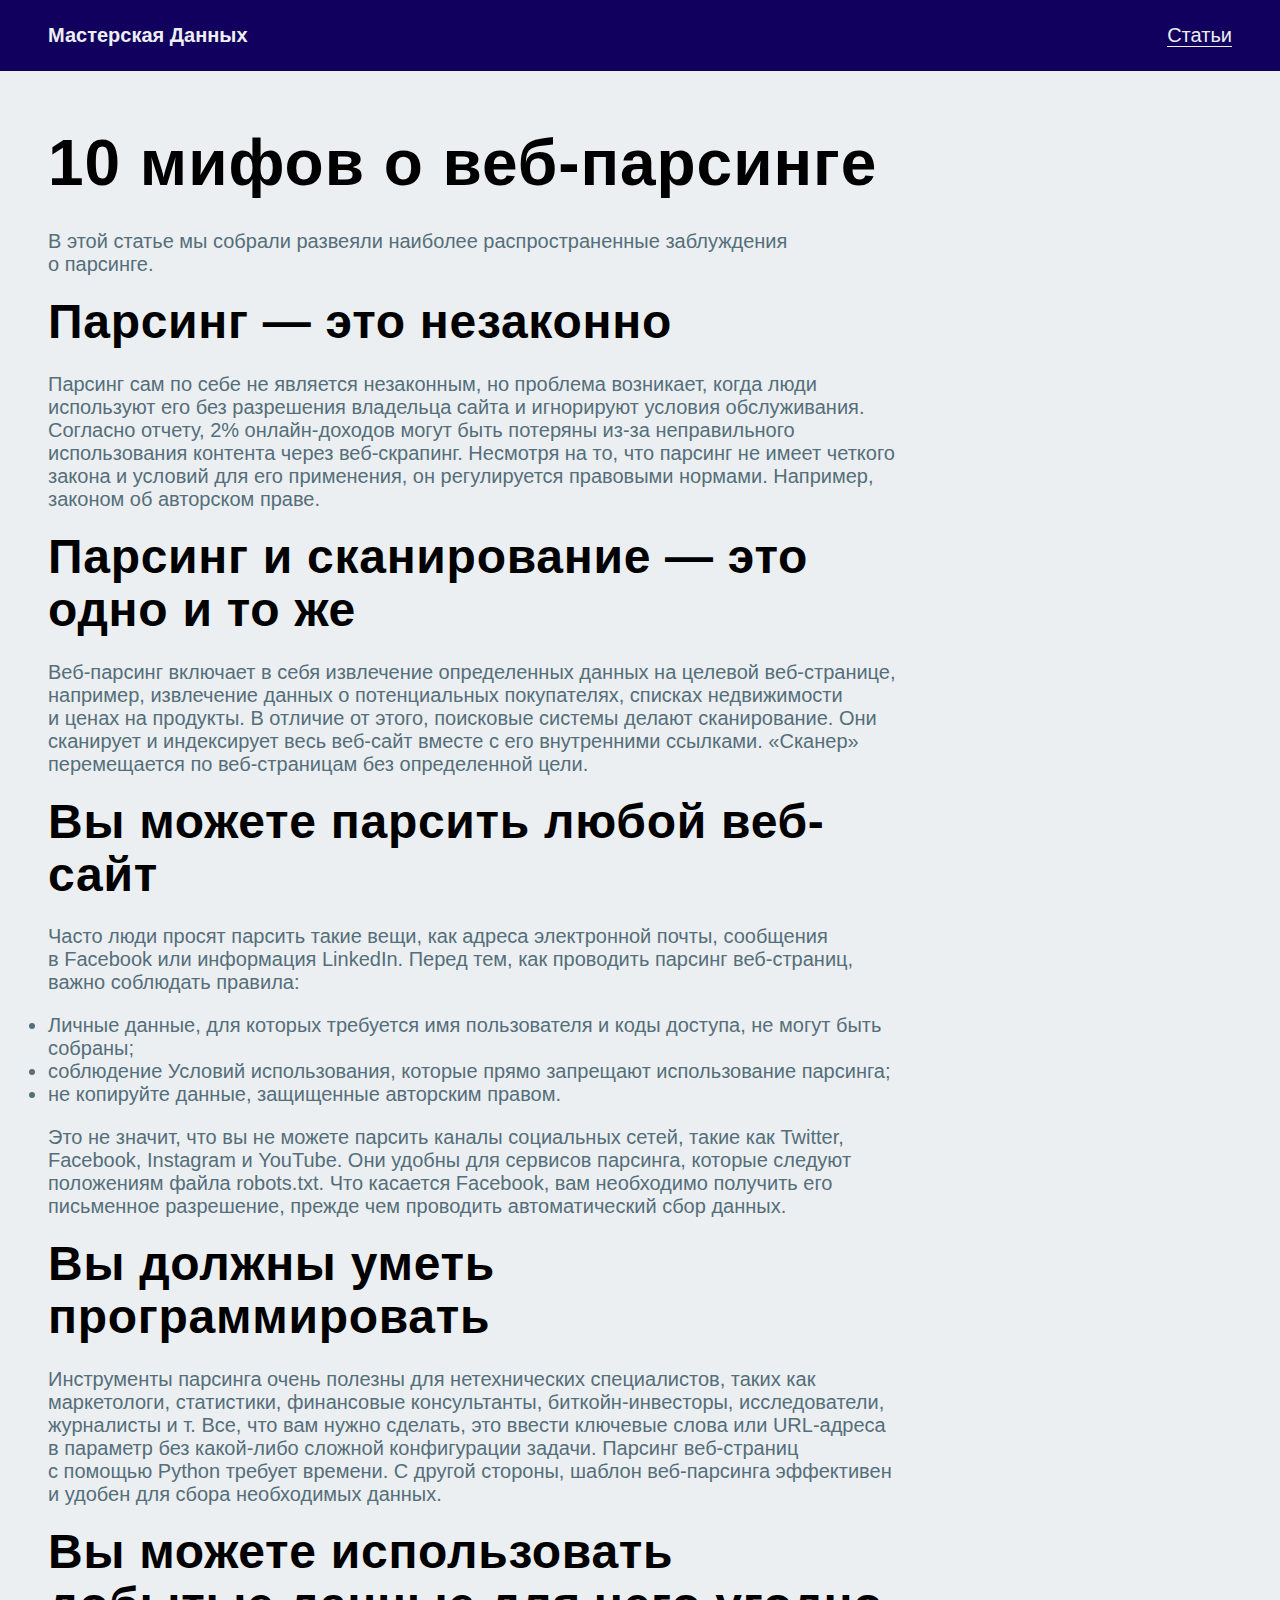
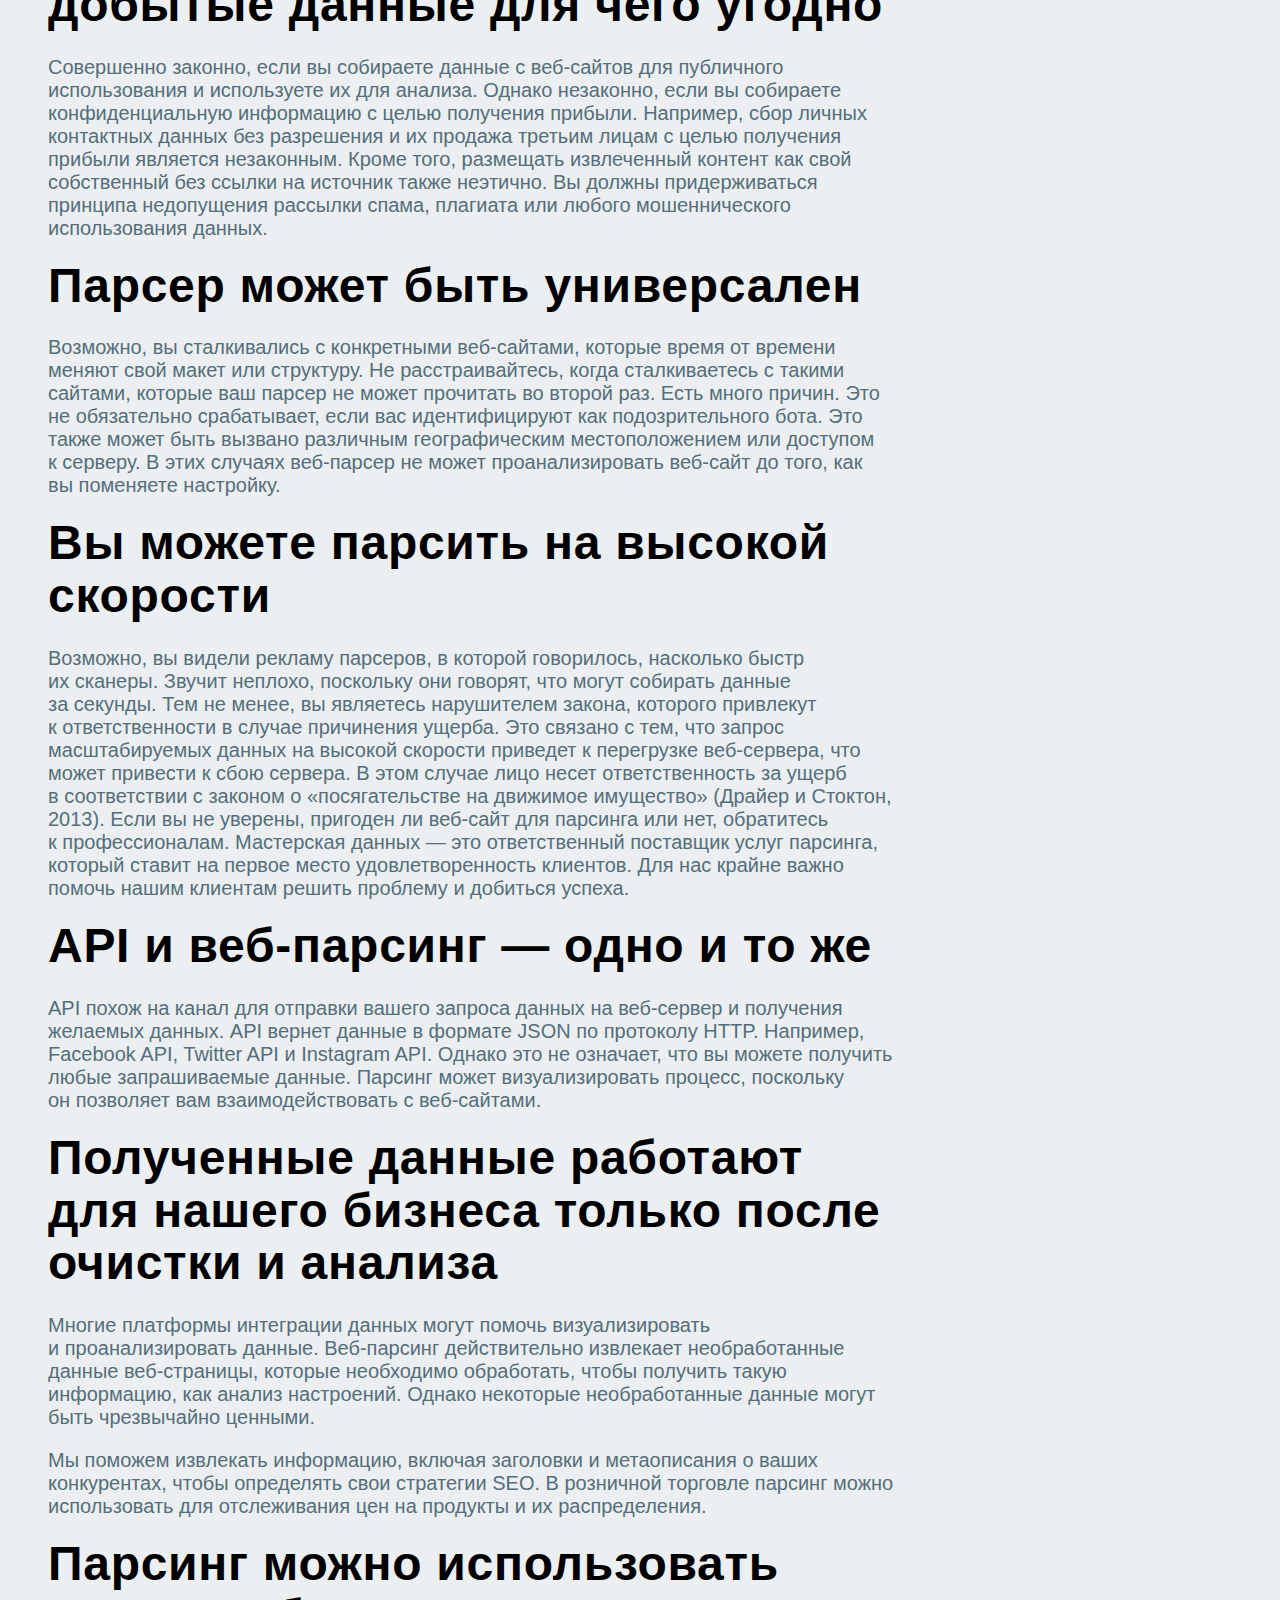
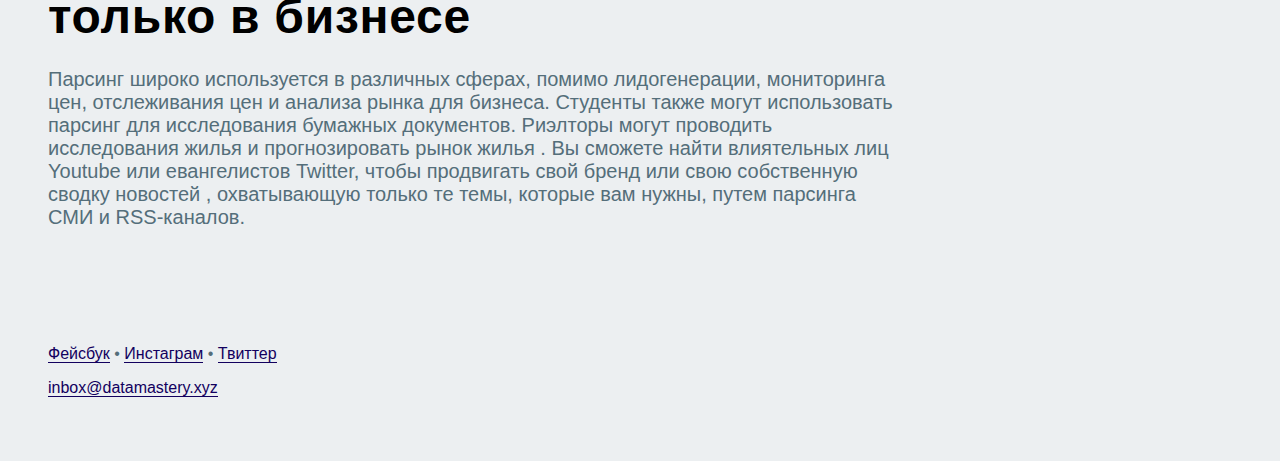
<file: blog/desyat-mifov-o-parsinge/index.html>
<!doctype html>
<html>
	<head>
		<meta charset="utf-8" />
		<meta name="viewport" content="width=device-width, initial-scale=1"/>
		<meta name="description" content="Парсинг сайтов любой сложности. Преобразуйте любой сайт в данные с помощью быстрого и надежного парсинга.">
		<title>Мастерская Данных</title>
		<link rel="stylesheet" href="../../css/style.css" type="text/css" />
		<!-- Global site tag (gtag.js) - Google Analytics -->
		<script async src="https://www.googletagmanager.com/gtag/js?id=UA-63354299-6"></script>
		<script>
			window.dataLayer = window.dataLayer || [];
			function gtag(){dataLayer.push(arguments);}
			gtag('js', new Date());
			gtag('config', 'UA-63354299-6');
		</script>
		<!-- Facebook Pixel Code -->
		<script>
		  !function(f,b,e,v,n,t,s)
		  {if(f.fbq)return;n=f.fbq=function(){n.callMethod?
		  n.callMethod.apply(n,arguments):n.queue.push(arguments)};
		  if(!f._fbq)f._fbq=n;n.push=n;n.loaded=!0;n.version='2.0';
		  n.queue=[];t=b.createElement(e);t.async=!0;
		  t.src=v;s=b.getElementsByTagName(e)[0];
		  s.parentNode.insertBefore(t,s)}(window, document,'script',
		  'https://connect.facebook.net/en_US/fbevents.js');
		  fbq('init', '347101459674168');
		  fbq('track', 'PageView');
		</script>
		<noscript><img height="1" width="1" style="display:none"
		  src="https://www.facebook.com/tr?id=347101459674168&ev=PageView&noscript=1"
		/></noscript>
		<!-- End Facebook Pixel Code -->
	</head>
	<body>
		<div class="content">
			<div class="navigation">
				<a href="/" id="logo">Мастерская Данных</a>
				<ul class="menu">
					<li><a href="/blog">Статьи</a></li>
				</ul>
			</div>
			<div class="article">
				<h1>10 мифов о веб-парсинге</h1>
				<p>В&nbsp;этой статье мы&nbsp;собрали развеяли наиболее распространенные заблуждения о&nbsp;парсинге.</p>
				<h2>Парсинг&nbsp;&mdash; это незаконно</h2>
				<p>Парсинг сам по&nbsp;себе не&nbsp;является незаконным, но&nbsp;проблема возникает, когда люди используют его без разрешения владельца сайта и&nbsp;игнорируют условия обслуживания. Согласно отчету, 2%&nbsp;онлайн-доходов могут быть потеряны из-за неправильного использования контента через веб-скрапинг. Несмотря на&nbsp;то, что парсинг не&nbsp;имеет четкого закона и&nbsp;условий для его применения, он&nbsp;регулируется правовыми нормами. Например, законом об&nbsp;авторском праве.</p>
				<h2>Парсинг и&nbsp;сканирование&nbsp;&mdash; это одно и&nbsp;то&nbsp;же</h2>
				<p>Веб-парсинг включает в&nbsp;себя извлечение определенных данных на&nbsp;целевой веб-странице, например, извлечение данных о&nbsp;потенциальных покупателях, списках недвижимости и&nbsp;ценах на&nbsp;продукты. В&nbsp;отличие от&nbsp;этого, поисковые системы делают сканирование. Они сканирует и&nbsp;индексирует весь веб-сайт вместе с&nbsp;его внутренними ссылками. &laquo;Сканер&raquo; перемещается по&nbsp;веб-страницам без определенной цели.</p>
				<h2>Вы&nbsp;можете парсить любой веб-сайт</h2>
				<p>Часто люди просят парсить такие вещи, как адреса электронной почты, сообщения в&nbsp;Facebook или информация LinkedIn. Перед тем, как проводить парсинг веб-страниц, важно соблюдать правила:</p>
				<ul>
					<li>Личные данные, для которых требуется имя пользователя и&nbsp;коды доступа, не&nbsp;могут быть собраны;</li>
					<li>соблюдение Условий использования, которые прямо запрещают использование парсинга;</li>
					<li>не&nbsp;копируйте данные, защищенные авторским правом.</li>
				</ul>
				<p>Это не&nbsp;значит, что вы&nbsp;не&nbsp;можете парсить каналы социальных сетей, такие как Twitter, Facebook, Instagram и&nbsp;YouTube. Они удобны для сервисов парсинга, которые следуют положениям файла robots.txt. Что касается Facebook, вам необходимо получить его письменное разрешение, прежде чем проводить автоматический сбор данных.</p>
				<h2>Вы должны уметь программировать</h2>
				<p>Инструменты парсинга очень полезны для нетехнических специалистов, таких как маркетологи, статистики, финансовые консультанты, биткойн-инвесторы, исследователи, журналисты и&nbsp;т. Все, что вам нужно сделать, это ввести ключевые слова или URL-адреса в&nbsp;параметр без какой-либо сложной конфигурации задачи. Парсинг веб-страниц с&nbsp;помощью Python требует времени. С&nbsp;другой стороны, шаблон веб-парсинга эффективен и&nbsp;удобен для сбора необходимых данных.</p>
				<h2>Вы можете использовать добытые данные для чего угодно</h2>
				<p>Совершенно законно, если вы&nbsp;собираете данные с&nbsp;веб-сайтов для публичного использования и&nbsp;используете их&nbsp;для анализа. Однако незаконно, если вы&nbsp;собираете конфиденциальную информацию с&nbsp;целью получения прибыли. Например, сбор личных контактных данных без разрешения и&nbsp;их&nbsp;продажа третьим лицам с&nbsp;целью получения прибыли является незаконным. Кроме того, размещать извлеченный контент как свой собственный без ссылки на&nbsp;источник также неэтично. Вы&nbsp;должны придерживаться принципа недопущения рассылки спама, плагиата или любого мошеннического использования данных.</p>
				<h2>Парсер может быть универсален</h2>
				<p>Возможно, вы&nbsp;сталкивались с&nbsp;конкретными веб-сайтами, которые время от&nbsp;времени меняют свой макет или структуру. Не&nbsp;расстраивайтесь, когда сталкиваетесь с&nbsp;такими сайтами, которые ваш парсер не&nbsp;может прочитать во&nbsp;второй раз. Есть много причин. Это не&nbsp;обязательно срабатывает, если вас идентифицируют как подозрительного бота. Это также может быть вызвано различным географическим местоположением или доступом к&nbsp;серверу. В&nbsp;этих случаях веб-парсер не&nbsp;может проанализировать веб-сайт до&nbsp;того, как вы&nbsp;поменяете настройку.</p>
				<h2>Вы можете парсить на высокой скорости</h2>
				<p>Возможно, вы&nbsp;видели рекламу парсеров, в&nbsp;которой говорилось, насколько быстр их&nbsp;сканеры. Звучит неплохо, поскольку они говорят, что могут собирать данные за&nbsp;секунды. Тем не&nbsp;менее, вы&nbsp;являетесь нарушителем закона, которого привлекут к&nbsp;ответственности в&nbsp;случае причинения ущерба. Это связано с&nbsp;тем, что запрос масштабируемых данных на&nbsp;высокой скорости приведет к&nbsp;перегрузке веб-сервера, что может привести к&nbsp;сбою сервера. В&nbsp;этом случае лицо несет ответственность за&nbsp;ущерб в&nbsp;соответствии с&nbsp;законом о&nbsp;&laquo;посягательстве на&nbsp;движимое имущество&raquo; (Драйер и&nbsp;Стоктон, 2013). Если вы&nbsp;не&nbsp;уверены, пригоден&nbsp;ли веб-сайт для парсинга или нет, обратитесь к&nbsp;профессионалам. Мастерская данных&nbsp;&mdash; это ответственный поставщик услуг парсинга, который ставит на&nbsp;первое место удовлетворенность клиентов. Для нас крайне важно помочь нашим клиентам решить проблему и&nbsp;добиться успеха.</p>
				<h2>API и&nbsp;веб-парсинг&nbsp;&mdash; одно и&nbsp;то&nbsp;же</h2>
				<p>API похож на&nbsp;канал для отправки вашего запроса данных на&nbsp;веб-сервер и&nbsp;получения желаемых данных. API вернет данные в&nbsp;формате JSON по&nbsp;протоколу HTTP. Например, Facebook API, Twitter API и&nbsp;Instagram API. Однако это не&nbsp;означает, что вы&nbsp;можете получить любые запрашиваемые данные. Парсинг может визуализировать процесс, поскольку он&nbsp;позволяет вам взаимодействовать с&nbsp;веб-сайтами.</p>
				<h2>Полученные данные работают для нашего бизнеса только после очистки и&nbsp;анализа</h2>
				<p>Многие платформы интеграции данных могут помочь визуализировать и&nbsp;проанализировать данные. Веб-парсинг действительно извлекает необработанные данные веб-страницы, которые необходимо обработать, чтобы получить такую информацию, как анализ настроений. Однако некоторые необработанные данные могут быть чрезвычайно ценными.</p>
				<p>Мы&nbsp;поможем извлекать информацию, включая заголовки и&nbsp;метаописания о&nbsp;ваших конкурентах, чтобы определять свои стратегии SEO. В&nbsp;розничной торговле парсинг можно использовать для отслеживания цен на&nbsp;продукты и&nbsp;их&nbsp;распределения.</p>
				<h2>Парсинг можно использовать только в бизнесе</h2>
				<p>Парсинг широко используется в&nbsp;различных сферах, помимо лидогенерации, мониторинга цен, отслеживания цен и&nbsp;анализа рынка для бизнеса. Студенты также могут использовать парсинг для исследования бумажных документов. Риэлторы могут проводить исследования жилья и&nbsp;прогнозировать рынок жилья . Вы&nbsp;сможете найти влиятельных лиц Youtube или евангелистов Twitter, чтобы продвигать свой бренд или свою собственную сводку новостей , охватывающую только те&nbsp;темы, которые вам нужны, путем парсинга СМИ и&nbsp;RSS-каналов.</p>
			</div>
			<div class="footer">
				<p><a href="https://www.facebook.com/datamastery.xyz">Фейсбук</a> &bull; <a href="https://www.instagram.com/datamastery.xyz/">Инстаграм</a> &bull; <a href="https://twitter.com/datamasteryxyz">Твиттер</a></p>
				<p><a href="mailto:inbox@datamastery.xyz">inbox@datamastery.xyz</a></p>
			</div>
		</div>
	</body>
	</html>
</file>
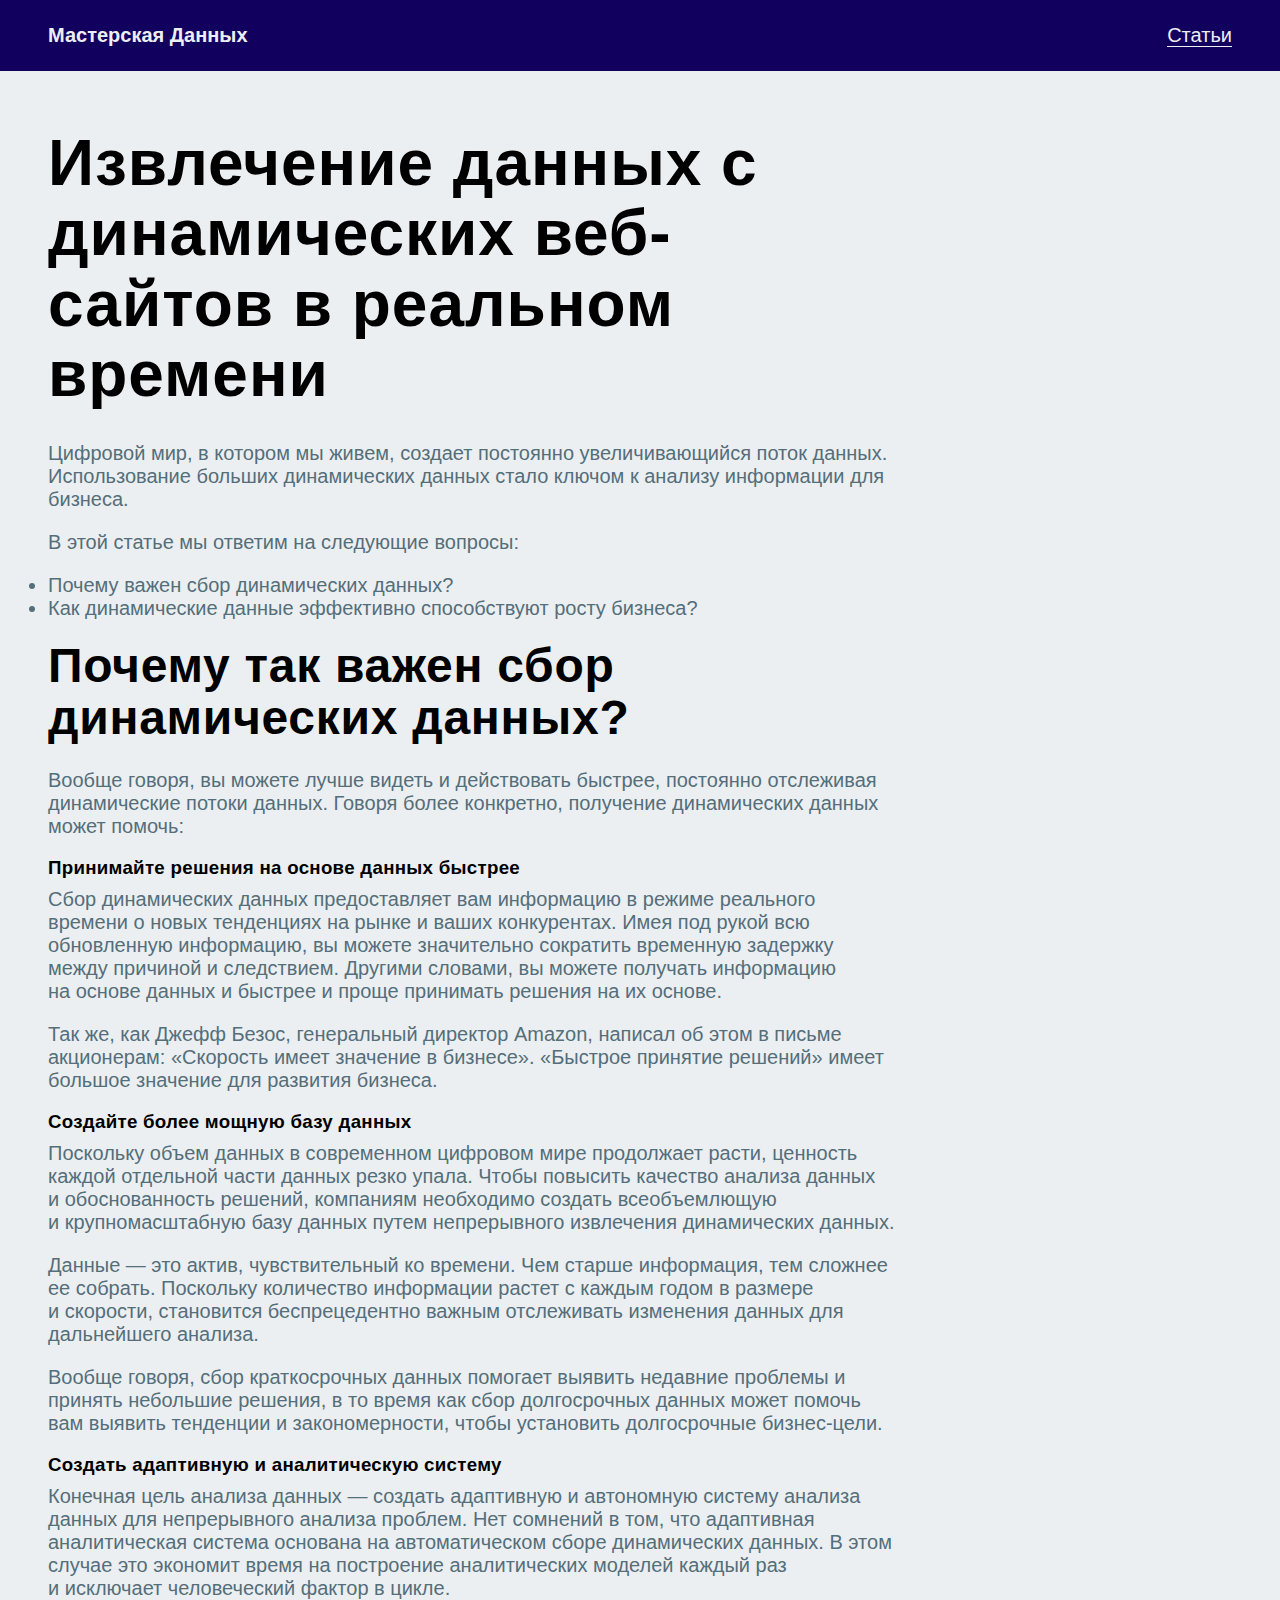
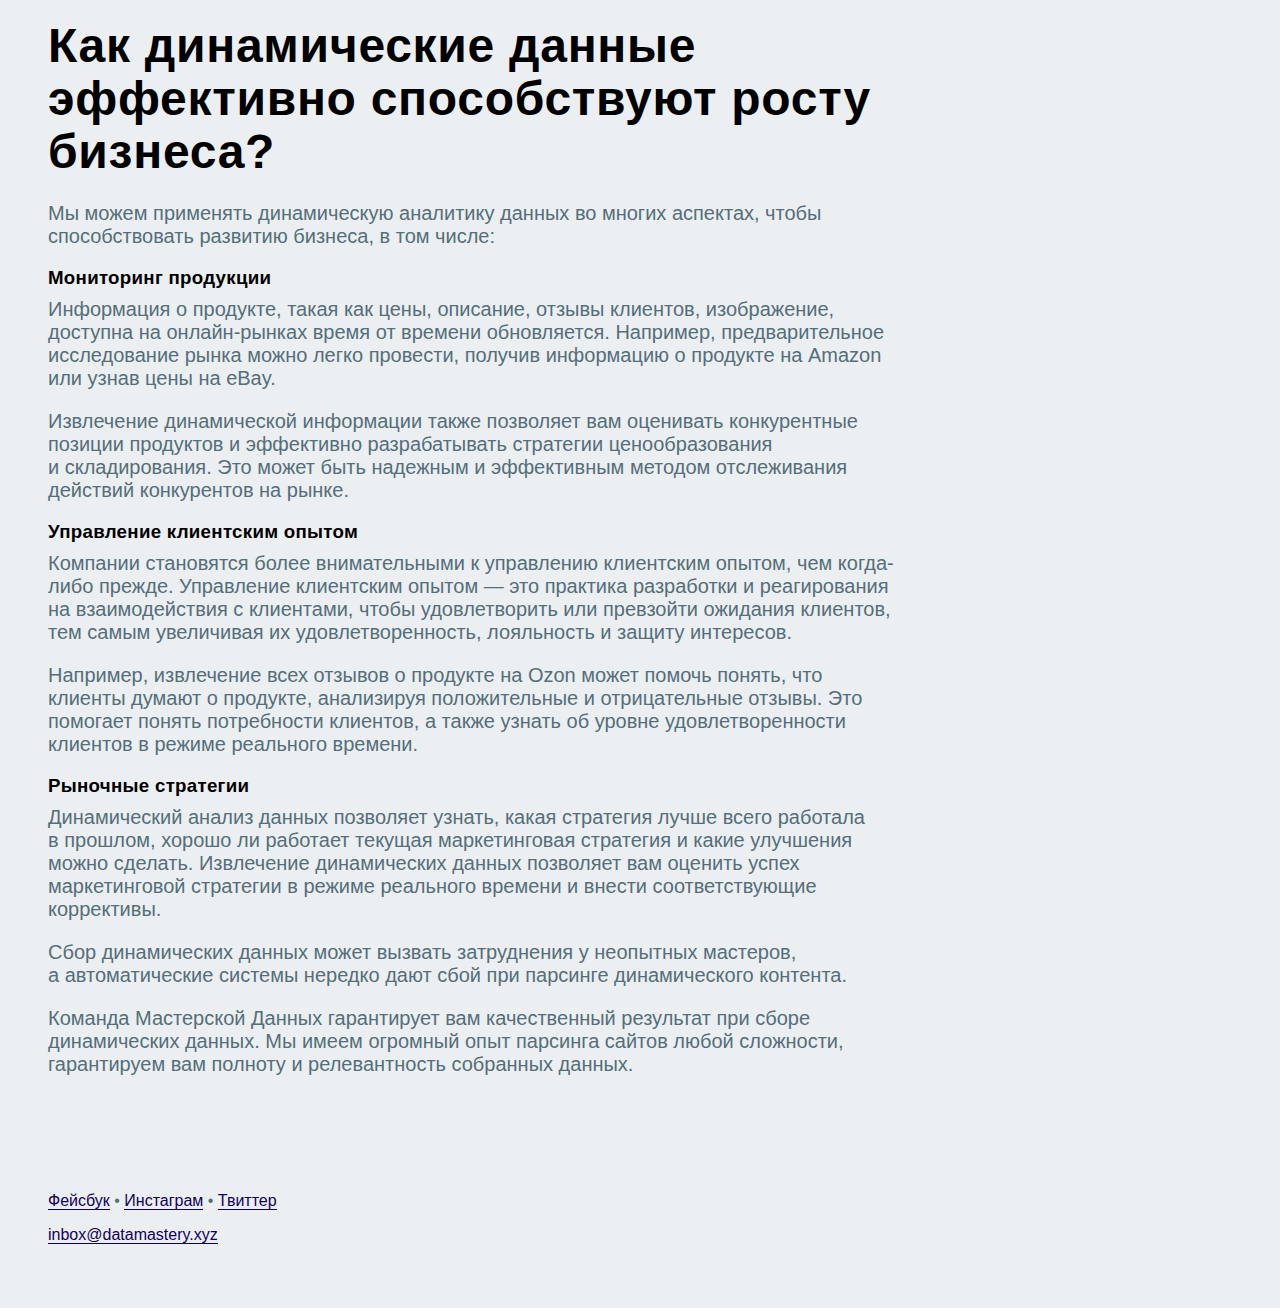
<file: blog/izvlecheniye-dannyh-s-dinamicheskih-sajtov/index.html>
<!doctype html>
<html>
	<head>
		<meta charset="utf-8" />
		<meta name="viewport" content="width=device-width, initial-scale=1"/>
		<meta name="description" content="Парсинг сайтов любой сложности. Преобразуйте любой сайт в данные с помощью быстрого и надежного парсинга.">
		<title>Мастерская Данных</title>
		<link rel="stylesheet" href="../../css/style.css" type="text/css" />
		<!-- Global site tag (gtag.js) - Google Analytics -->
		<script async src="https://www.googletagmanager.com/gtag/js?id=UA-63354299-6"></script>
		<script>
			window.dataLayer = window.dataLayer || [];
			function gtag(){dataLayer.push(arguments);}
			gtag('js', new Date());
			gtag('config', 'UA-63354299-6');
		</script>
		<!-- Facebook Pixel Code -->
		<script>
		  !function(f,b,e,v,n,t,s)
		  {if(f.fbq)return;n=f.fbq=function(){n.callMethod?
		  n.callMethod.apply(n,arguments):n.queue.push(arguments)};
		  if(!f._fbq)f._fbq=n;n.push=n;n.loaded=!0;n.version='2.0';
		  n.queue=[];t=b.createElement(e);t.async=!0;
		  t.src=v;s=b.getElementsByTagName(e)[0];
		  s.parentNode.insertBefore(t,s)}(window, document,'script',
		  'https://connect.facebook.net/en_US/fbevents.js');
		  fbq('init', '347101459674168');
		  fbq('track', 'PageView');
		</script>
		<noscript><img height="1" width="1" style="display:none"
		  src="https://www.facebook.com/tr?id=347101459674168&ev=PageView&noscript=1"
		/></noscript>
		<!-- End Facebook Pixel Code -->
	</head>
	<body>
		<div class="content">
			<div class="navigation">
				<a href="/" id="logo">Мастерская Данных</a>
				<ul class="menu">
					<li><a href="/blog">Статьи</a></li>
				</ul>
			</div>
			<div class="article">
				<h1>Извлечение данных с динамических веб-сайтов в реальном времени</h1>
				<p>Цифровой мир, в&nbsp;котором мы&nbsp;живем, создает постоянно увеличивающийся поток данных. Использование больших динамических данных стало ключом к&nbsp;анализу информации для бизнеса.</p>
				<p>В&nbsp;этой статье мы&nbsp;ответим на&nbsp;следующие вопросы:</p>
				<ul>
					<li>Почему важен сбор динамических данных?</li>
					<li>Как динамические данные эффективно способствуют росту бизнеса?</li>
				</ul>
				<h2>Почему так важен сбор динамических данных?</h2>
				<p>Вообще говоря, вы&nbsp;можете лучше видеть и&nbsp;действовать быстрее, постоянно отслеживая динамические потоки данных. Говоря более конкретно, получение динамических данных может помочь:</p>
				<h3>Принимайте решения на основе данных быстрее</h3>
				<p>Сбор динамических данных предоставляет вам информацию в&nbsp;режиме реального времени о&nbsp;новых тенденциях на&nbsp;рынке и&nbsp;ваших конкурентах. Имея под рукой всю обновленную информацию, вы&nbsp;можете значительно сократить временную задержку между причиной и&nbsp;следствием. Другими словами, вы&nbsp;можете получать информацию на&nbsp;основе данных и&nbsp;быстрее и&nbsp;проще принимать решения на&nbsp;их&nbsp;основе.</p>
				<p>Так&nbsp;же, как Джефф Безос, генеральный директор Amazon, написал об&nbsp;этом в&nbsp;письме акционерам: &laquo;Скорость имеет значение в&nbsp;бизнесе&raquo;. &laquo;Быстрое принятие решений&raquo; имеет большое значение для развития бизнеса.</p>
				<h3>Создайте более мощную базу данных</h3>
				<p>Поскольку объем данных в&nbsp;современном цифровом мире продолжает расти, ценность каждой отдельной части данных резко упала. Чтобы повысить качество анализа данных и&nbsp;обоснованность решений, компаниям необходимо создать всеобъемлющую и&nbsp;крупномасштабную базу данных путем непрерывного извлечения динамических данных.</p>
				<p>Данные&nbsp;&mdash; это актив, чувствительный ко&nbsp;времени. Чем старше информация, тем сложнее ее&nbsp;собрать. Поскольку количество информации растет с&nbsp;каждым годом в&nbsp;размере и&nbsp;скорости, становится беспрецедентно важным отслеживать изменения данных для дальнейшего анализа.</p>
				<p>Вообще говоря, сбор краткосрочных данных помогает выявить недавние проблемы и принять небольшие решения, в то время как сбор долгосрочных данных может помочь вам выявить тенденции и закономерности, чтобы установить долгосрочные бизнес-цели.</p>
				<h3>Создать адаптивную и аналитическую систему</h3>
				<p>Конечная цель анализа данных&nbsp;&mdash; создать адаптивную и&nbsp;автономную систему анализа данных для непрерывного анализа проблем. Нет сомнений в&nbsp;том, что адаптивная аналитическая система основана на&nbsp;автоматическом сборе динамических данных. В&nbsp;этом случае это экономит время на&nbsp;построение аналитических моделей каждый раз и&nbsp;исключает человеческий фактор в&nbsp;цикле.</p>
				<h2>Как динамические данные эффективно способствуют росту бизнеса?</h2>
				<p>Мы&nbsp;можем применять динамическую аналитику данных во&nbsp;многих аспектах, чтобы способствовать развитию бизнеса, в&nbsp;том числе:</p>
				<h3>Мониторинг продукции</h3>
				<p>Информация о&nbsp;продукте, такая как цены, описание, отзывы клиентов, изображение, доступна на&nbsp;онлайн-рынках время от&nbsp;времени обновляется. Например, предварительное исследование рынка можно легко провести, получив информацию о&nbsp;продукте на&nbsp;Amazon или узнав цены на&nbsp;eBay.</p>
				<p>Извлечение динамической информации также позволяет вам оценивать конкурентные позиции продуктов и&nbsp;эффективно разрабатывать стратегии ценообразования и&nbsp;складирования. Это может быть надежным и&nbsp;эффективным методом отслеживания действий конкурентов на&nbsp;рынке.</p>
				<h3>Управление клиентским опытом</h3>
				<p>Компании становятся более внимательными к&nbsp;управлению клиентским опытом, чем когда-либо прежде. Управление клиентским опытом&nbsp;&mdash; это практика разработки и&nbsp;реагирования на&nbsp;взаимодействия с&nbsp;клиентами, чтобы удовлетворить или превзойти ожидания клиентов, тем самым увеличивая их&nbsp;удовлетворенность, лояльность и&nbsp;защиту интересов.</p>
				<p>Например, извлечение всех отзывов о&nbsp;продукте на&nbsp;Ozon может помочь понять, что клиенты думают о&nbsp;продукте, анализируя положительные и&nbsp;отрицательные отзывы. Это помогает понять потребности клиентов, а&nbsp;также узнать об&nbsp;уровне удовлетворенности клиентов в&nbsp;режиме реального времени.</p>
				<h3>Рыночные стратегии</h3>
				<p>Динамический анализ данных позволяет узнать, какая стратегия лучше всего работала в&nbsp;прошлом, хорошо&nbsp;ли работает текущая маркетинговая стратегия и&nbsp;какие улучшения можно сделать. Извлечение динамических данных позволяет вам оценить успех маркетинговой стратегии в&nbsp;режиме реального времени и&nbsp;внести соответствующие коррективы.</p>
				<p>Сбор динамических данных может вызвать затруднения у&nbsp;неопытных мастеров, а&nbsp;автоматические системы нередко дают сбой при парсинге динамического контента.</p>
				<p>Команда Мастерской Данных гарантирует вам качественный результат при сборе динамических данных. Мы&nbsp;имеем огромный опыт парсинга сайтов любой сложности, гарантируем вам полноту и&nbsp;релевантность собранных данных.</p>
			</div>
			<div class="footer">
				<p><a href="https://www.facebook.com/datamastery.xyz">Фейсбук</a> &bull; <a href="https://www.instagram.com/datamastery.xyz/">Инстаграм</a> &bull; <a href="https://twitter.com/datamasteryxyz">Твиттер</a></p>
				<p><a href="mailto:inbox@datamastery.xyz">inbox@datamastery.xyz</a></p>
			</div>
		</div>
	</body>
	</html>
</file>
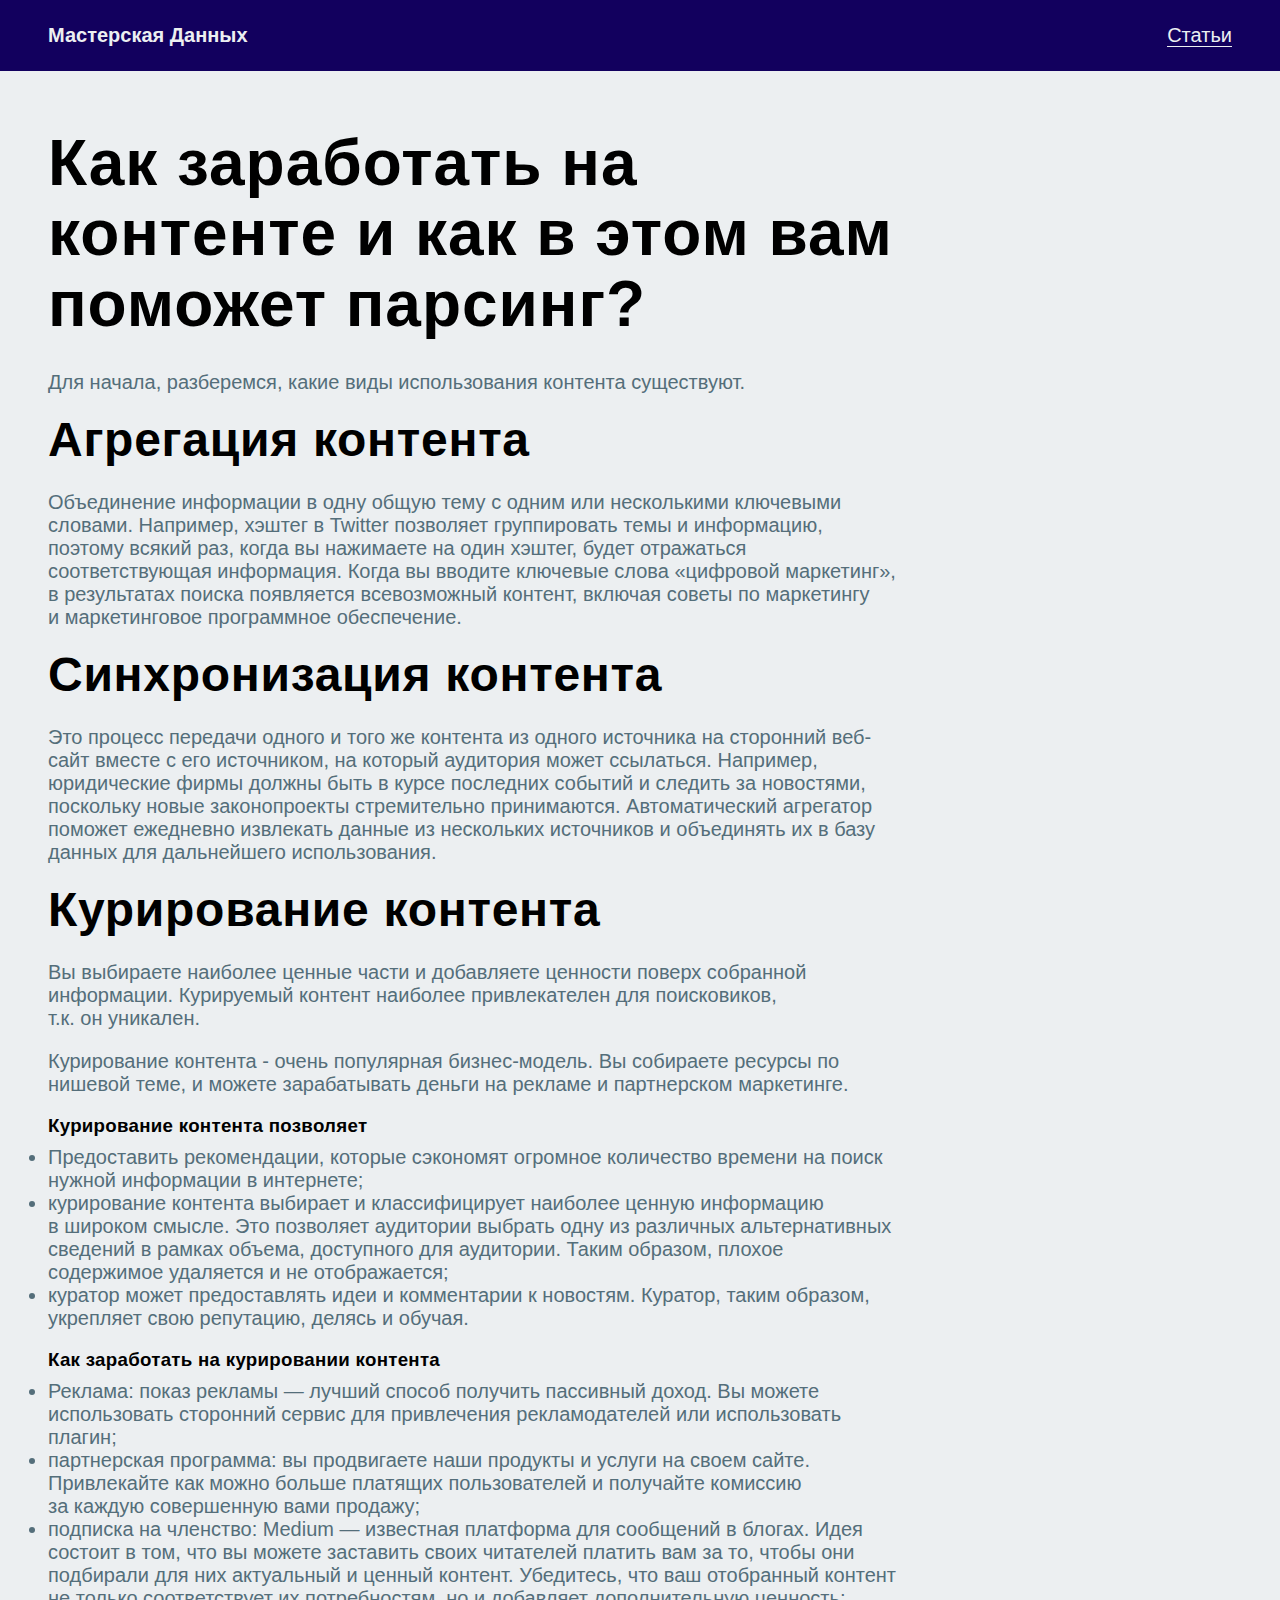
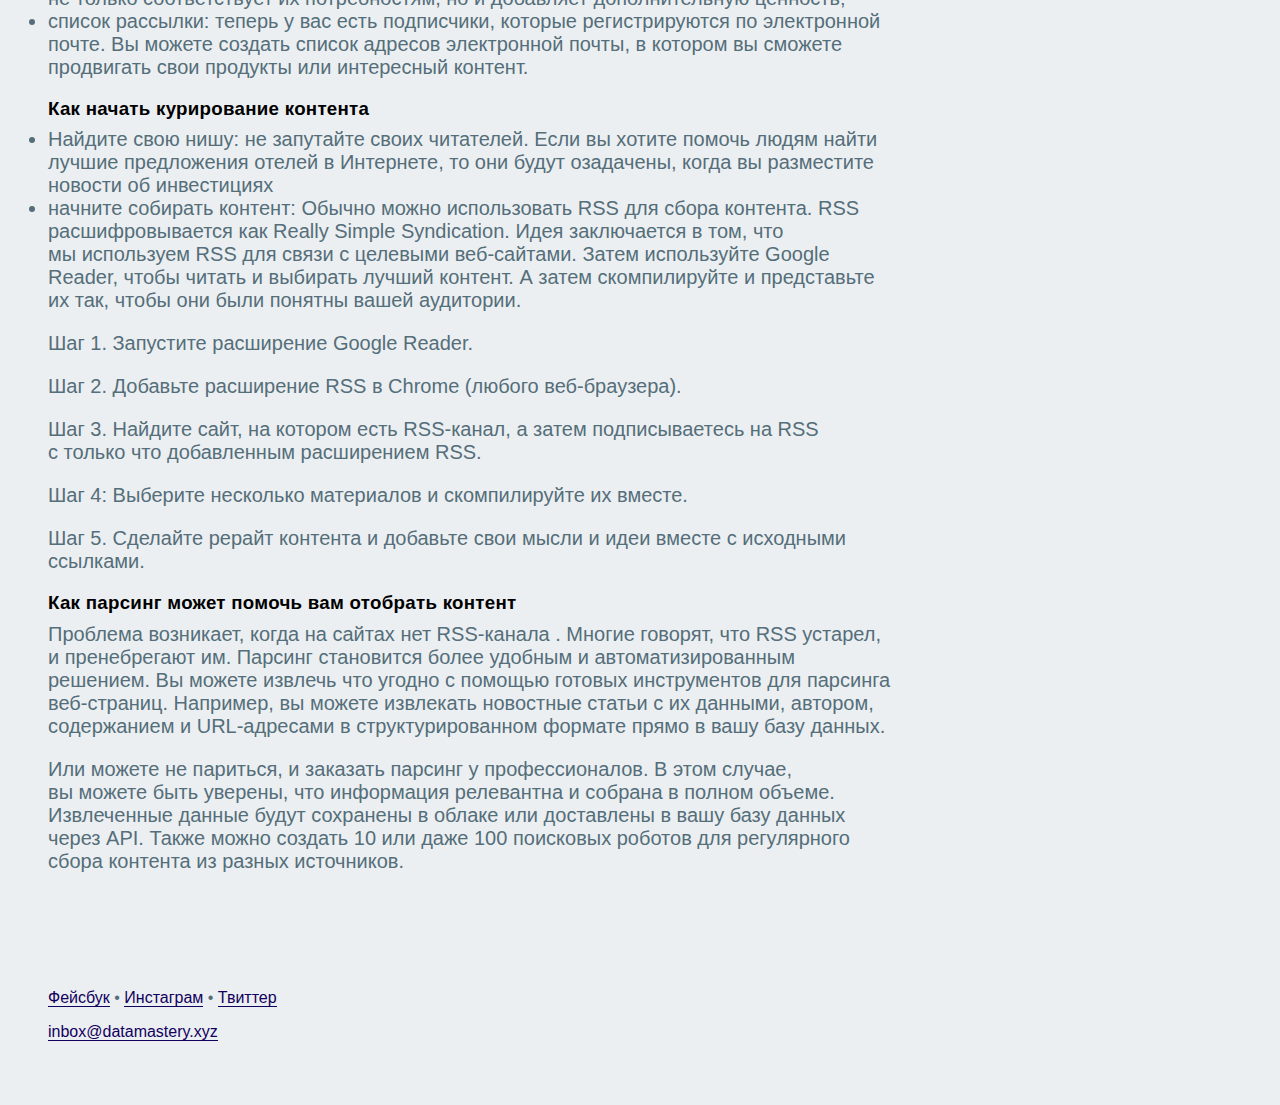
<file: blog/kak-zarabotat-na-kontente/index.html>
<!doctype html>
<html>
	<head>
		<meta charset="utf-8" />
		<meta name="viewport" content="width=device-width, initial-scale=1"/>
		<meta name="description" content="Парсинг сайтов любой сложности. Преобразуйте любой сайт в данные с помощью быстрого и надежного парсинга.">
		<title>Мастерская Данных</title>
		<link rel="stylesheet" href="../../css/style.css" type="text/css" />
		<!-- Global site tag (gtag.js) - Google Analytics -->
		<script async src="https://www.googletagmanager.com/gtag/js?id=UA-63354299-6"></script>
		<script>
			window.dataLayer = window.dataLayer || [];
			function gtag(){dataLayer.push(arguments);}
			gtag('js', new Date());
			gtag('config', 'UA-63354299-6');
		</script>
		<!-- Facebook Pixel Code -->
		<script>
		  !function(f,b,e,v,n,t,s)
		  {if(f.fbq)return;n=f.fbq=function(){n.callMethod?
		  n.callMethod.apply(n,arguments):n.queue.push(arguments)};
		  if(!f._fbq)f._fbq=n;n.push=n;n.loaded=!0;n.version='2.0';
		  n.queue=[];t=b.createElement(e);t.async=!0;
		  t.src=v;s=b.getElementsByTagName(e)[0];
		  s.parentNode.insertBefore(t,s)}(window, document,'script',
		  'https://connect.facebook.net/en_US/fbevents.js');
		  fbq('init', '347101459674168');
		  fbq('track', 'PageView');
		</script>
		<noscript><img height="1" width="1" style="display:none"
		  src="https://www.facebook.com/tr?id=347101459674168&ev=PageView&noscript=1"
		/></noscript>
		<!-- End Facebook Pixel Code -->
	</head>
	<body>
		<div class="content">
			<div class="navigation">
				<a href="/" id="logo">Мастерская Данных</a>
				<ul class="menu">
					<li><a href="/blog">Статьи</a></li>
				</ul>
			</div>
			<div class="article">
				<h1>Как заработать на контенте и как в этом вам поможет парсинг?</h1>
				<p>Для начала, разберемся, какие виды использования контента существуют.</p>
				<h2>Агрегация контента</h2>
				<p>Объединение информации в&nbsp;одну общую тему с&nbsp;одним или несколькими ключевыми словами. Например, хэштег в&nbsp;Twitter позволяет группировать темы и&nbsp;информацию, поэтому всякий раз, когда вы&nbsp;нажимаете на&nbsp;один хэштег, будет отражаться соответствующая информация. Когда вы&nbsp;вводите ключевые слова &laquo;цифровой маркетинг&raquo;, в&nbsp;результатах поиска появляется всевозможный контент, включая советы по&nbsp;маркетингу и&nbsp;маркетинговое программное обеспечение.</p>
				<h2>Синхронизация контента</h2>
				<p>Это процесс передачи одного и&nbsp;того&nbsp;же контента из&nbsp;одного источника на&nbsp;сторонний веб-сайт вместе с&nbsp;его источником, на&nbsp;который аудитория может ссылаться. Например, юридические фирмы должны быть в&nbsp;курсе последних событий и&nbsp;следить за&nbsp;новостями, поскольку новые законопроекты стремительно принимаются. Автоматический агрегатор поможет ежедневно извлекать данные из&nbsp;нескольких источников и&nbsp;объединять их&nbsp;в&nbsp;базу данных для дальнейшего использования.</p>
				<h2>Курирование контента</h2>
				<p>Вы&nbsp;выбираете наиболее ценные части и&nbsp;добавляете ценности поверх собранной информации. Курируемый контент наиболее привлекателен для поисковиков, т.к.&nbsp;он&nbsp;уникален.</p>
				<p>Курирование контента - очень популярная бизнес-модель. Вы собираете ресурсы по нишевой теме, и можете зарабатывать деньги на рекламе и партнерском маркетинге.</p>
				<h3>Курирование контента позволяет</h3>
				<ul>
					<li>Предоставить рекомендации, которые сэкономят огромное количество времени на&nbsp;поиск нужной информации в&nbsp;интернете;</li>
					<li>курирование контента выбирает и&nbsp;классифицирует наиболее ценную информацию в&nbsp;широком смысле. Это позволяет аудитории выбрать одну из&nbsp;различных альтернативных сведений в&nbsp;рамках объема, доступного для аудитории. Таким образом, плохое содержимое удаляется и&nbsp;не&nbsp;отображается;</li>
					<li>куратор может предоставлять идеи и&nbsp;комментарии к&nbsp;новостям. Куратор, таким образом, укрепляет свою репутацию, делясь и&nbsp;обучая.</li>
				</ul>
				<h3>Как заработать на курировании контента</h3>
				<ul>
					<li>Реклама: показ рекламы&nbsp;&mdash; лучший способ получить пассивный доход. Вы&nbsp;можете использовать сторонний сервис для привлечения рекламодателей или использовать плагин;</li>
					<li>партнерская программа: вы&nbsp;продвигаете наши продукты и&nbsp;услуги на&nbsp;своем сайте. Привлекайте как можно больше платящих пользователей и&nbsp;получайте комиссию за&nbsp;каждую совершенную вами продажу;</li>
					<li>подписка на&nbsp;членство: Medium&nbsp;&mdash; известная платформа для сообщений в&nbsp;блогах. Идея состоит в&nbsp;том, что вы&nbsp;можете заставить своих читателей платить вам за&nbsp;то, чтобы они подбирали для них актуальный и&nbsp;ценный контент. Убедитесь, что ваш отобранный контент не&nbsp;только соответствует их&nbsp;потребностям, но&nbsp;и&nbsp;добавляет дополнительную ценность;</li>
					<li>список рассылки: теперь у&nbsp;вас есть подписчики, которые регистрируются по&nbsp;электронной почте. Вы&nbsp;можете создать список адресов электронной почты, в&nbsp;котором вы&nbsp;сможете продвигать свои продукты или интересный контент.</li>
				</ul>
				<h3>Как начать курирование контента</h3>
				<ul>
					<li>Найдите свою нишу: не&nbsp;запутайте своих читателей. Если вы&nbsp;хотите помочь людям найти лучшие предложения отелей в&nbsp;Интернете, то&nbsp;они будут озадачены, когда вы&nbsp;разместите новости об&nbsp;инвестициях</li>
					<li>начните собирать контент: Обычно можно использовать RSS для сбора контента. RSS расшифровывается как Really Simple Syndication. Идея заключается в&nbsp;том, что мы&nbsp;используем RSS для связи с&nbsp;целевыми веб-сайтами. Затем используйте Google Reader, чтобы читать и&nbsp;выбирать лучший контент. А&nbsp;затем скомпилируйте и&nbsp;представьте их&nbsp;так, чтобы они были понятны вашей аудитории.</li>
				</ul>
				<p>Шаг&nbsp;1. Запустите расширение Google Reader.</p>
				<p>Шаг&nbsp;2. Добавьте расширение RSS в&nbsp;Chrome (любого веб-браузера).</p>
				<p>Шаг&nbsp;3. Найдите сайт, на&nbsp;котором есть RSS-канал, а&nbsp;затем подписываетесь на&nbsp;RSS с&nbsp;только что добавленным расширением RSS.</p>
				<p>Шаг&nbsp;4: Выберите несколько материалов и&nbsp;скомпилируйте их&nbsp;вместе.</p>
				<p>Шаг&nbsp;5. Сделайте рерайт контента и&nbsp;добавьте свои мысли и&nbsp;идеи вместе с&nbsp;исходными ссылками.</p>
				<h3>Как парсинг может помочь вам отобрать контент</h3>
				<p>Проблема возникает, когда на&nbsp;сайтах нет RSS-канала . Многие говорят, что RSS устарел, и&nbsp;пренебрегают&nbsp;им. Парсинг становится более удобным и&nbsp;автоматизированным решением. Вы&nbsp;можете извлечь что угодно с&nbsp;помощью готовых инструментов для парсинга веб-страниц. Например, вы&nbsp;можете извлекать новостные статьи с&nbsp;их&nbsp;данными, автором, содержанием и&nbsp;URL-адресами в&nbsp;структурированном формате прямо в&nbsp;вашу базу данных.</p>
				<p>Или можете не&nbsp;париться, и&nbsp;заказать парсинг у&nbsp;профессионалов. В&nbsp;этом случае, вы&nbsp;можете быть уверены, что информация релевантна и&nbsp;собрана в&nbsp;полном объеме. Извлеченные данные будут сохранены в&nbsp;облаке или доставлены в&nbsp;вашу базу данных через API. Также можно создать 10&nbsp;или даже 100 поисковых роботов для регулярного сбора контента из&nbsp;разных источников.</p>
			</div>
			<div class="footer">
				<p><a href="https://www.facebook.com/datamastery.xyz">Фейсбук</a> &bull; <a href="https://www.instagram.com/datamastery.xyz/">Инстаграм</a> &bull; <a href="https://twitter.com/datamasteryxyz">Твиттер</a></p>
				<p><a href="mailto:inbox@datamastery.xyz">inbox@datamastery.xyz</a></p>
			</div>
		</div>
	</body>
	</html>
</file>
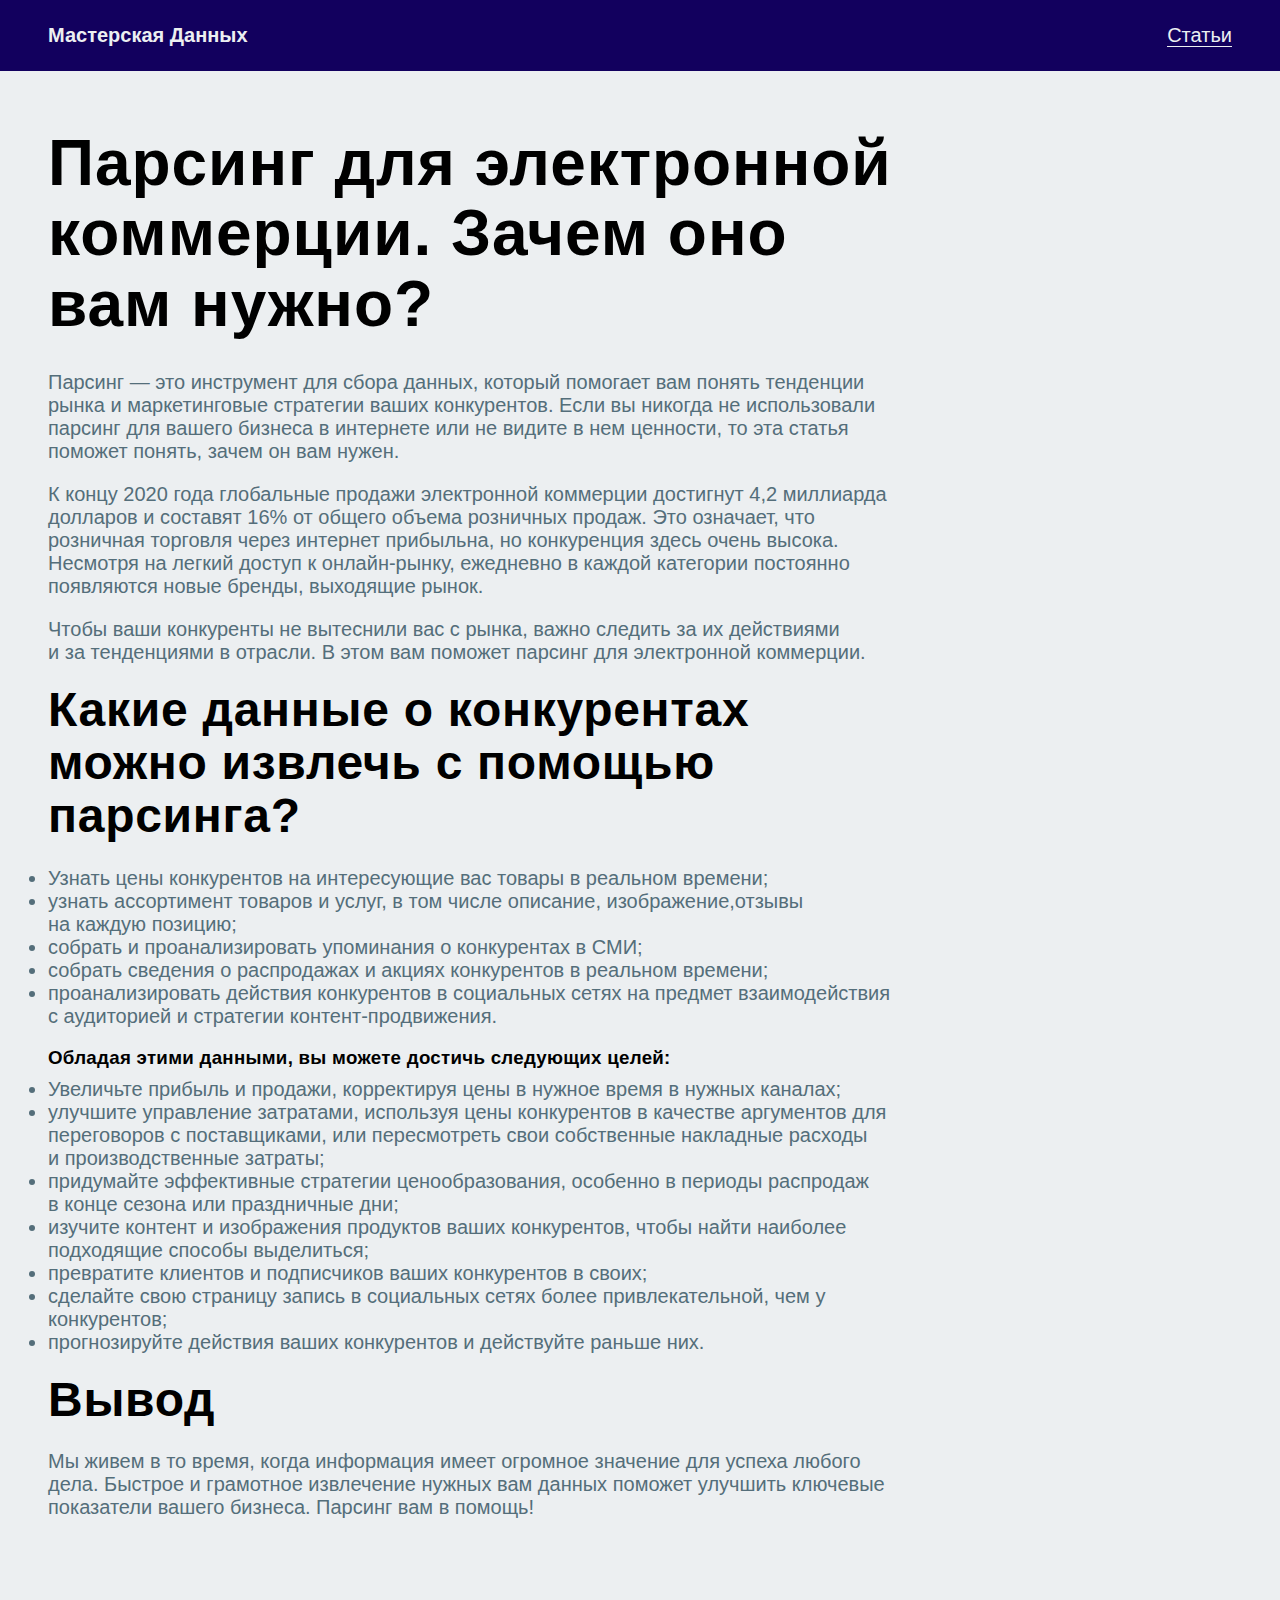
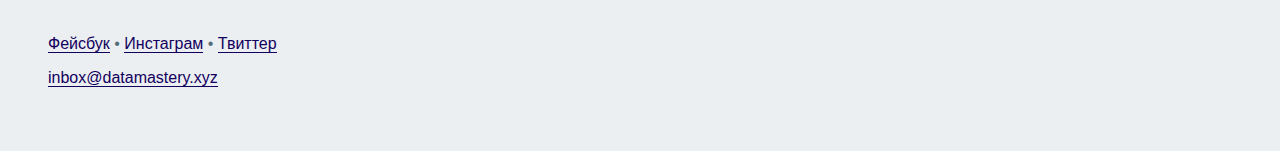
<file: blog/parsing-dlya-e-commerce/index.html>
<!doctype html>
<html>
	<head>
		<meta charset="utf-8" />
		<meta name="viewport" content="width=device-width, initial-scale=1"/>
		<meta name="description" content="Парсинг сайтов любой сложности. Преобразуйте любой сайт в данные с помощью быстрого и надежного парсинга.">
		<title>Мастерская Данных</title>
		<link rel="stylesheet" href="../../css/style.css" type="text/css" />
		<!-- Global site tag (gtag.js) - Google Analytics -->
		<script async src="https://www.googletagmanager.com/gtag/js?id=UA-63354299-6"></script>
		<script>
			window.dataLayer = window.dataLayer || [];
			function gtag(){dataLayer.push(arguments);}
			gtag('js', new Date());
			gtag('config', 'UA-63354299-6');
		</script>
		<!-- Facebook Pixel Code -->
		<script>
		  !function(f,b,e,v,n,t,s)
		  {if(f.fbq)return;n=f.fbq=function(){n.callMethod?
		  n.callMethod.apply(n,arguments):n.queue.push(arguments)};
		  if(!f._fbq)f._fbq=n;n.push=n;n.loaded=!0;n.version='2.0';
		  n.queue=[];t=b.createElement(e);t.async=!0;
		  t.src=v;s=b.getElementsByTagName(e)[0];
		  s.parentNode.insertBefore(t,s)}(window, document,'script',
		  'https://connect.facebook.net/en_US/fbevents.js');
		  fbq('init', '347101459674168');
		  fbq('track', 'PageView');
		</script>
		<noscript><img height="1" width="1" style="display:none"
		  src="https://www.facebook.com/tr?id=347101459674168&ev=PageView&noscript=1"
		/></noscript>
		<!-- End Facebook Pixel Code -->
	</head>
	<body>
		<div class="content">
			<div class="navigation">
				<a href="/" id="logo">Мастерская Данных</a>
				<ul class="menu">
					<li><a href="/blog">Статьи</a></li>
				</ul>
			</div>
			<div class="article">
				<h1>Парсинг для электронной коммерции. Зачем оно вам нужно?</h1>
				<p>Парсинг&nbsp;&mdash; это инструмент для сбора данных, который помогает вам понять тенденции рынка и&nbsp;маркетинговые стратегии ваших конкурентов. Если вы&nbsp;никогда не&nbsp;использовали парсинг для вашего бизнеса в&nbsp;интернете или не&nbsp;видите в&nbsp;нем ценности, то&nbsp;эта статья поможет понять, зачем он&nbsp;вам нужен.</p>
				<p>К&nbsp;концу 2020 года глобальные продажи электронной коммерции достигнут 4,2 миллиарда долларов и&nbsp;составят&nbsp;16% от&nbsp;общего объема розничных продаж. Это означает, что розничная торговля через интернет прибыльна, но&nbsp;конкуренция здесь очень высока. Несмотря на&nbsp;легкий доступ к&nbsp;онлайн-рынку, ежедневно в&nbsp;каждой категории постоянно появляются новые бренды, выходящие рынок.</p>
				<p>Чтобы ваши конкуренты не&nbsp;вытеснили вас с&nbsp;рынка, важно следить за&nbsp;их&nbsp;действиями и&nbsp;за&nbsp;тенденциями в&nbsp;отрасли. В&nbsp;этом вам поможет парсинг для электронной коммерции.</p>
				<h2>Какие данные о&nbsp;конкурентах можно извлечь с&nbsp;помощью парсинга?</h2>
				<ul>
					<li>Узнать цены конкурентов на&nbsp;интересующие вас товары в&nbsp;реальном времени;</li>
					<li>узнать ассортимент товаров и&nbsp;услуг, в&nbsp;том числе описание, изображение,отзывы на&nbsp;каждую позицию;</li>
					<li>собрать и&nbsp;проанализировать упоминания о&nbsp;конкурентах в&nbsp;СМИ;</li>
					<li>собрать сведения о&nbsp;распродажах и&nbsp;акциях конкурентов в&nbsp;реальном времени;</li>
					<li>проанализировать действия конкурентов в&nbsp;социальных сетях на&nbsp;предмет взаимодействия с&nbsp;аудиторией и&nbsp;стратегии контент-продвижения.</li>
				</ul>
				<h3>Обладая этими данными, вы&nbsp;можете достичь следующих целей:</h3>
				<ul>
					<li>Увеличьте прибыль и&nbsp;продажи, корректируя цены в&nbsp;нужное время в&nbsp;нужных каналах;</li>
					<li>улучшите управление затратами, используя цены конкурентов в&nbsp;качестве аргументов для переговоров с&nbsp;поставщиками, или пересмотреть свои собственные накладные расходы и&nbsp;производственные затраты;</li>
					<li>придумайте эффективные стратегии ценообразования, особенно в&nbsp;периоды распродаж в&nbsp;конце сезона или праздничные дни;</li>
					<li>изучите контент и&nbsp;изображения продуктов ваших конкурентов, чтобы найти наиболее подходящие способы выделиться;</li>
					<li>превратите клиентов и&nbsp;подписчиков ваших конкурентов в&nbsp;своих;</li>
					<li>сделайте свою страницу запись в&nbsp;социальных сетях более привлекательной, чем у конкурентов;</li>
					<li>прогнозируйте действия ваших конкурентов и&nbsp;действуйте раньше них.</li>
				</ul>
				<h2>Вывод</h2>
				<p>Мы&nbsp;живем в&nbsp;то&nbsp;время, когда информация имеет огромное значение для успеха любого дела. Быстрое и&nbsp;грамотное извлечение нужных вам данных поможет улучшить ключевые показатели вашего бизнеса. Парсинг вам в&nbsp;помощь!</p>
			</div>
			<div class="footer">
				<p><a href="https://www.facebook.com/datamastery.xyz">Фейсбук</a> &bull; <a href="https://www.instagram.com/datamastery.xyz/">Инстаграм</a> &bull; <a href="https://twitter.com/datamasteryxyz">Твиттер</a></p>
				<p><a href="mailto:inbox@datamastery.xyz">inbox@datamastery.xyz</a></p>
			</div>
		</div>
	</body>
	</html>
</file>
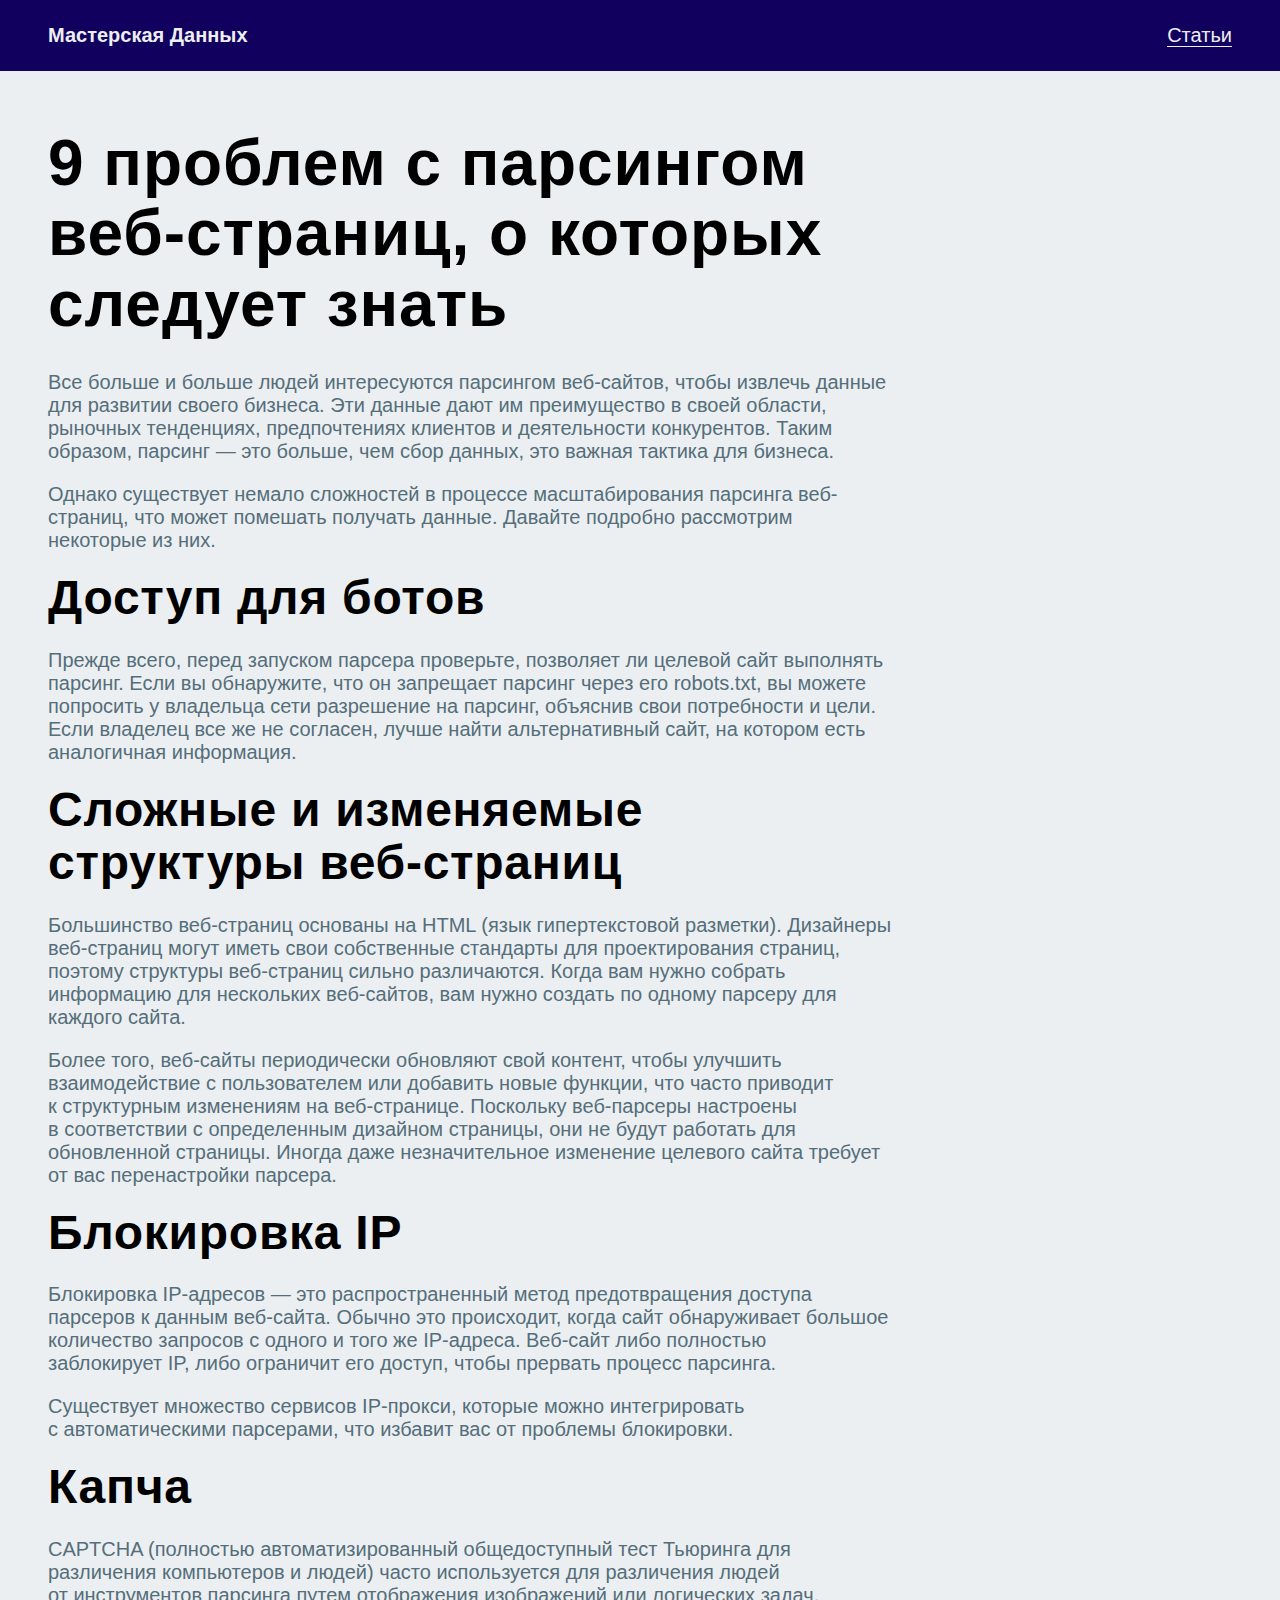
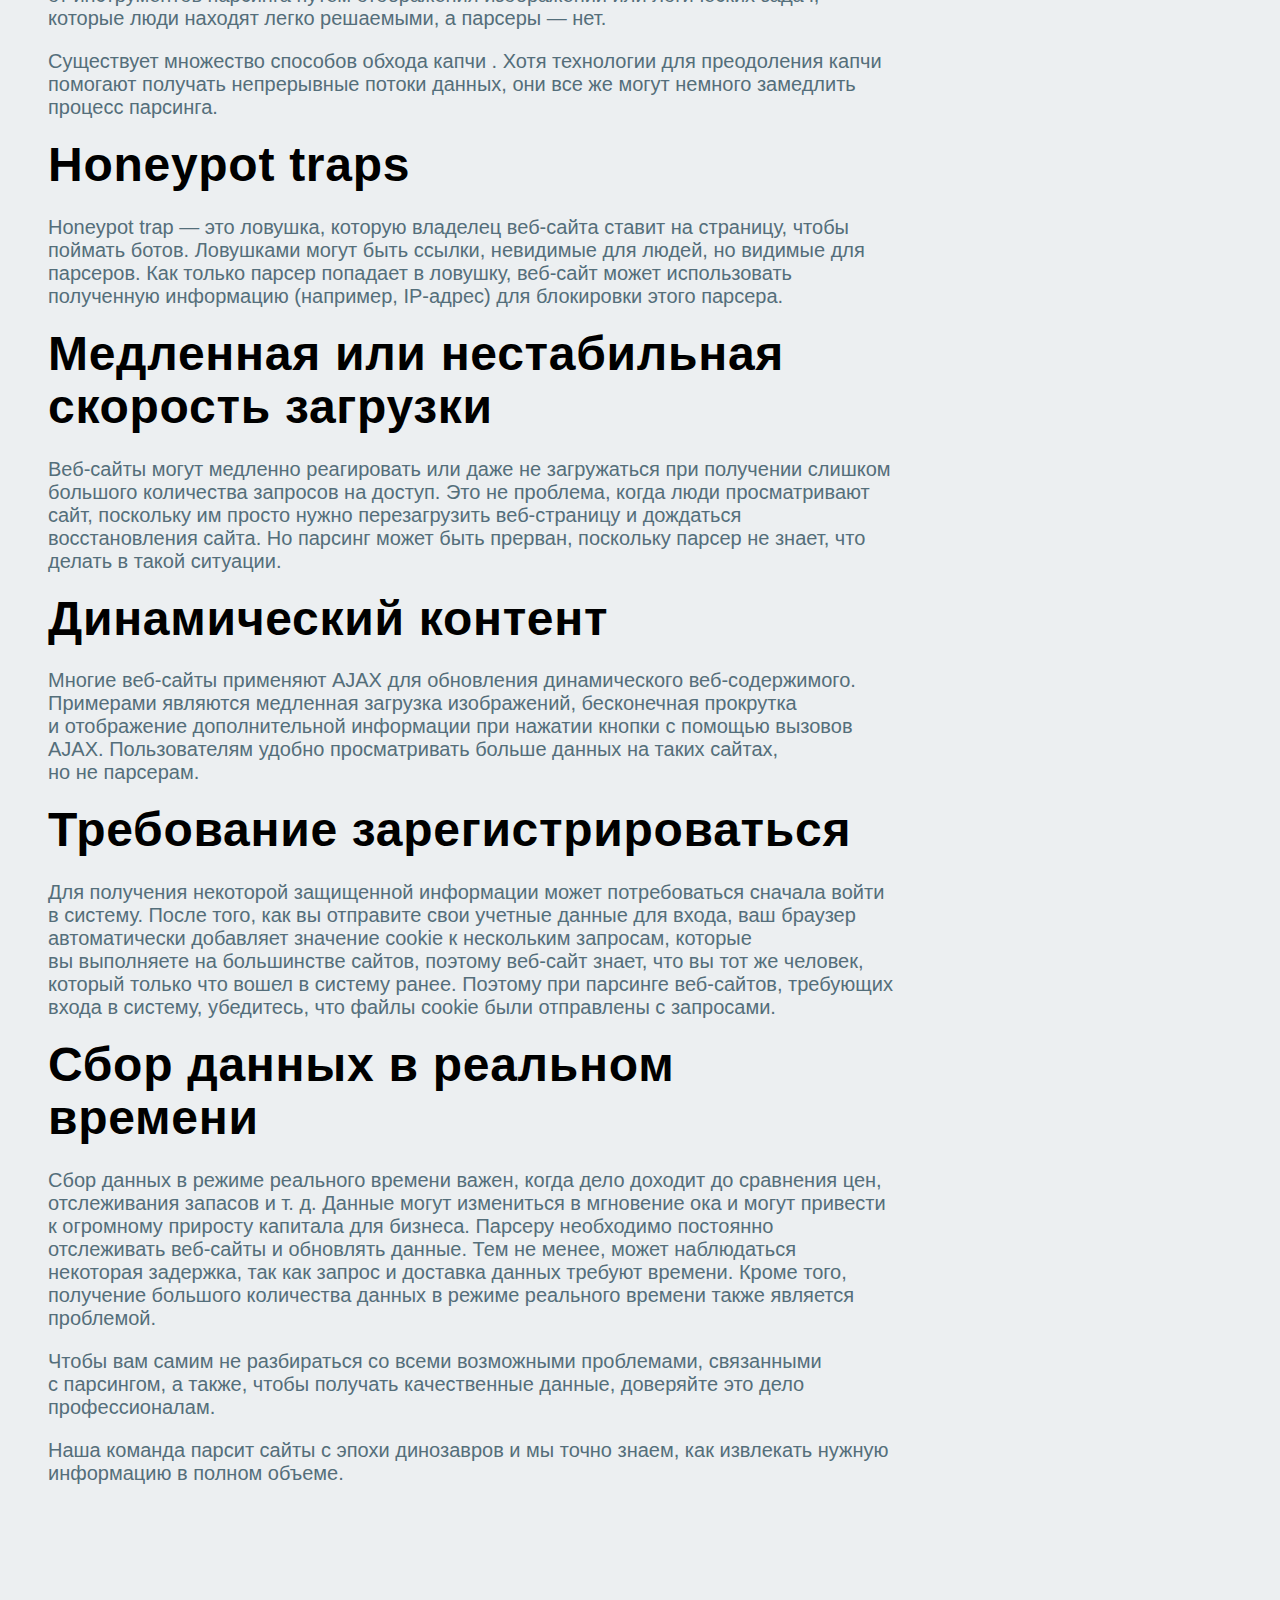
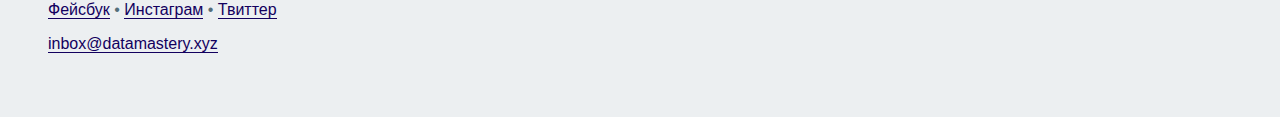
<file: blog/problemy-s-parsingom-o-kotoryh-sleduet-znat/index.html>
<!doctype html>
<html>
	<head>
		<meta charset="utf-8" />
		<meta name="viewport" content="width=device-width, initial-scale=1"/>
		<meta name="description" content="Парсинг сайтов любой сложности. Преобразуйте любой сайт в данные с помощью быстрого и надежного парсинга.">
		<title>Мастерская Данных</title>
		<link rel="stylesheet" href="../../css/style.css" type="text/css" />
		<!-- Global site tag (gtag.js) - Google Analytics -->
		<script async src="https://www.googletagmanager.com/gtag/js?id=UA-63354299-6"></script>
		<script>
			window.dataLayer = window.dataLayer || [];
			function gtag(){dataLayer.push(arguments);}
			gtag('js', new Date());
			gtag('config', 'UA-63354299-6');
		</script>
		<!-- Facebook Pixel Code -->
		<script>
		  !function(f,b,e,v,n,t,s)
		  {if(f.fbq)return;n=f.fbq=function(){n.callMethod?
		  n.callMethod.apply(n,arguments):n.queue.push(arguments)};
		  if(!f._fbq)f._fbq=n;n.push=n;n.loaded=!0;n.version='2.0';
		  n.queue=[];t=b.createElement(e);t.async=!0;
		  t.src=v;s=b.getElementsByTagName(e)[0];
		  s.parentNode.insertBefore(t,s)}(window, document,'script',
		  'https://connect.facebook.net/en_US/fbevents.js');
		  fbq('init', '347101459674168');
		  fbq('track', 'PageView');
		</script>
		<noscript><img height="1" width="1" style="display:none"
		  src="https://www.facebook.com/tr?id=347101459674168&ev=PageView&noscript=1"
		/></noscript>
		<!-- End Facebook Pixel Code -->
	</head>
	<body>
		<div class="content">
			<div class="navigation">
				<a href="/" id="logo">Мастерская Данных</a>
				<ul class="menu">
					<li><a href="/blog">Статьи</a></li>
				</ul>
			</div>
			<div class="article">
				<h1>9&nbsp;проблем с&nbsp;парсингом веб-страниц, о&nbsp;которых следует знать</h1>
				<p>Все больше и&nbsp;больше людей интересуются парсингом веб-сайтов, чтобы извлечь данные для развитии своего бизнеса. Эти данные дают им&nbsp;преимущество в&nbsp;своей области, рыночных тенденциях, предпочтениях клиентов и&nbsp;деятельности конкурентов. Таким образом, парсинг&nbsp;&mdash; это больше, чем сбор данных, это важная тактика для бизнеса.</p>
				<p>Однако существует немало сложностей в&nbsp;процессе масштабирования парсинга веб-страниц, что может помешать получать данные. Давайте подробно рассмотрим некоторые из&nbsp;них.</p>
				<h2>Доступ для ботов</h2>
				<p>Прежде всего, перед запуском парсера проверьте, позволяет&nbsp;ли целевой сайт выполнять парсинг. Если вы&nbsp;обнаружите, что он&nbsp;запрещает парсинг через его robots.txt, вы&nbsp;можете попросить у&nbsp;владельца сети разрешение на&nbsp;парсинг, объяснив свои потребности и&nbsp;цели. Если владелец все&nbsp;же не&nbsp;согласен, лучше найти альтернативный сайт, на&nbsp;котором есть аналогичная информация.</p>
				<h2>Сложные и изменяемые структуры веб-страниц</h2>
				<p>Большинство веб-страниц основаны на&nbsp;HTML (язык гипертекстовой разметки). Дизайнеры веб-страниц могут иметь свои собственные стандарты для проектирования страниц, поэтому структуры веб-страниц сильно различаются. Когда вам нужно собрать информацию для нескольких веб-сайтов, вам нужно создать по&nbsp;одному парсеру для каждого сайта.</p>
				<p>Более того, веб-сайты периодически обновляют свой контент, чтобы улучшить взаимодействие с&nbsp;пользователем или добавить новые функции, что часто приводит к&nbsp;структурным изменениям на&nbsp;веб-странице. Поскольку веб-парсеры настроены в&nbsp;соответствии с&nbsp;определенным дизайном страницы, они не&nbsp;будут работать для обновленной страницы. Иногда даже незначительное изменение целевого сайта требует от&nbsp;вас перенастройки парсера.</p>
				<h2>Блокировка IP</h2>
				<p>Блокировка IP-адресов&nbsp;&mdash; это распространенный метод предотвращения доступа парсеров к&nbsp;данным веб-сайта. Обычно это происходит, когда сайт обнаруживает большое количество запросов с&nbsp;одного и&nbsp;того&nbsp;же IP-адреса. Веб-сайт либо полностью заблокирует&nbsp;IP, либо ограничит его доступ, чтобы прервать процесс парсинга.</p>
				<p>Существует множество сервисов IP-прокси, которые можно интегрировать с&nbsp;автоматическими парсерами, что избавит вас от&nbsp;проблемы блокировки.</p>
				<h2>Капча</h2>
				<p>CAPTCHA (полностью автоматизированный общедоступный тест Тьюринга для различения компьютеров и&nbsp;людей) часто используется для различения людей от&nbsp;инструментов парсинга путем отображения изображений или логических задач, которые люди находят легко решаемыми, а&nbsp;парсеры&nbsp;&mdash; нет.</p>
				<p>Существует множество способов обхода капчи . Хотя технологии для преодоления капчи помогают получать непрерывные потоки данных, они все&nbsp;же могут немного замедлить процесс парсинга.</p>
				<h2>Honeypot traps</h2>
				<p>Honeypot trap&nbsp;&mdash; это ловушка, которую владелец веб-сайта ставит на&nbsp;страницу, чтобы поймать ботов. Ловушками могут быть ссылки, невидимые для людей, но&nbsp;видимые для парсеров. Как только парсер попадает в&nbsp;ловушку, веб-сайт может использовать полученную информацию (например, IP-адрес) для блокировки этого парсера.</p>
				<h2>Медленная или нестабильная скорость загрузки</h2>
				<p>Веб-сайты могут медленно реагировать или даже не&nbsp;загружаться при получении слишком большого количества запросов на&nbsp;доступ. Это не&nbsp;проблема, когда люди просматривают сайт, поскольку им&nbsp;просто нужно перезагрузить веб-страницу и&nbsp;дождаться восстановления сайта. Но&nbsp;парсинг может быть прерван, поскольку парсер не&nbsp;знает, что делать в&nbsp;такой ситуации.</p>
				<h2>Динамический контент</h2>
				<p>Многие веб-сайты применяют AJAX для обновления динамического веб-содержимого. Примерами являются медленная загрузка изображений, бесконечная прокрутка и&nbsp;отображение дополнительной информации при нажатии кнопки с&nbsp;помощью вызовов AJAX. Пользователям удобно просматривать больше данных на&nbsp;таких сайтах, но&nbsp;не&nbsp;парсерам.</p>
				<h2>Требование зарегистрироваться</h2>
				<p>Для получения некоторой защищенной информации может потребоваться сначала войти в&nbsp;систему. После того, как вы&nbsp;отправите свои учетные данные для входа, ваш браузер автоматически добавляет значение cookie к&nbsp;нескольким запросам, которые вы&nbsp;выполняете на&nbsp;большинстве сайтов, поэтому веб-сайт знает, что вы&nbsp;тот&nbsp;же человек, который только что вошел в&nbsp;систему ранее. Поэтому при парсинге веб-сайтов, требующих входа в&nbsp;систему, убедитесь, что файлы cookie были отправлены с&nbsp;запросами.</p>
				<h2>Сбор данных в&nbsp;реальном времени</h2>
				<p>Сбор данных в&nbsp;режиме реального времени важен, когда дело доходит до&nbsp;сравнения цен, отслеживания запасов и&nbsp;т.&nbsp;д. Данные могут измениться в&nbsp;мгновение ока и&nbsp;могут привести к&nbsp;огромному приросту капитала для бизнеса. Парсеру необходимо постоянно отслеживать веб-сайты и&nbsp;обновлять данные. Тем не&nbsp;менее, может наблюдаться некоторая задержка, так как запрос и&nbsp;доставка данных требуют времени. Кроме того, получение большого количества данных в&nbsp;режиме реального времени также является проблемой.</p>
				<p>Чтобы вам самим не&nbsp;разбираться со&nbsp;всеми возможными проблемами, связанными с&nbsp;парсингом, а&nbsp;также, чтобы получать качественные данные, доверяйте это дело профессионалам.</p>
				<p>Наша команда парсит сайты с&nbsp;эпохи динозавров и&nbsp;мы&nbsp;точно знаем, как извлекать нужную информацию в&nbsp;полном объеме.</p>
			</div>
			<div class="footer">
				<p><a href="https://www.facebook.com/datamastery.xyz">Фейсбук</a> &bull; <a href="https://www.instagram.com/datamastery.xyz/">Инстаграм</a> &bull; <a href="https://twitter.com/datamasteryxyz">Твиттер</a></p>
				<p><a href="mailto:inbox@datamastery.xyz">inbox@datamastery.xyz</a></p>
			</div>
		</div>
	</body>
	</html>
</file>
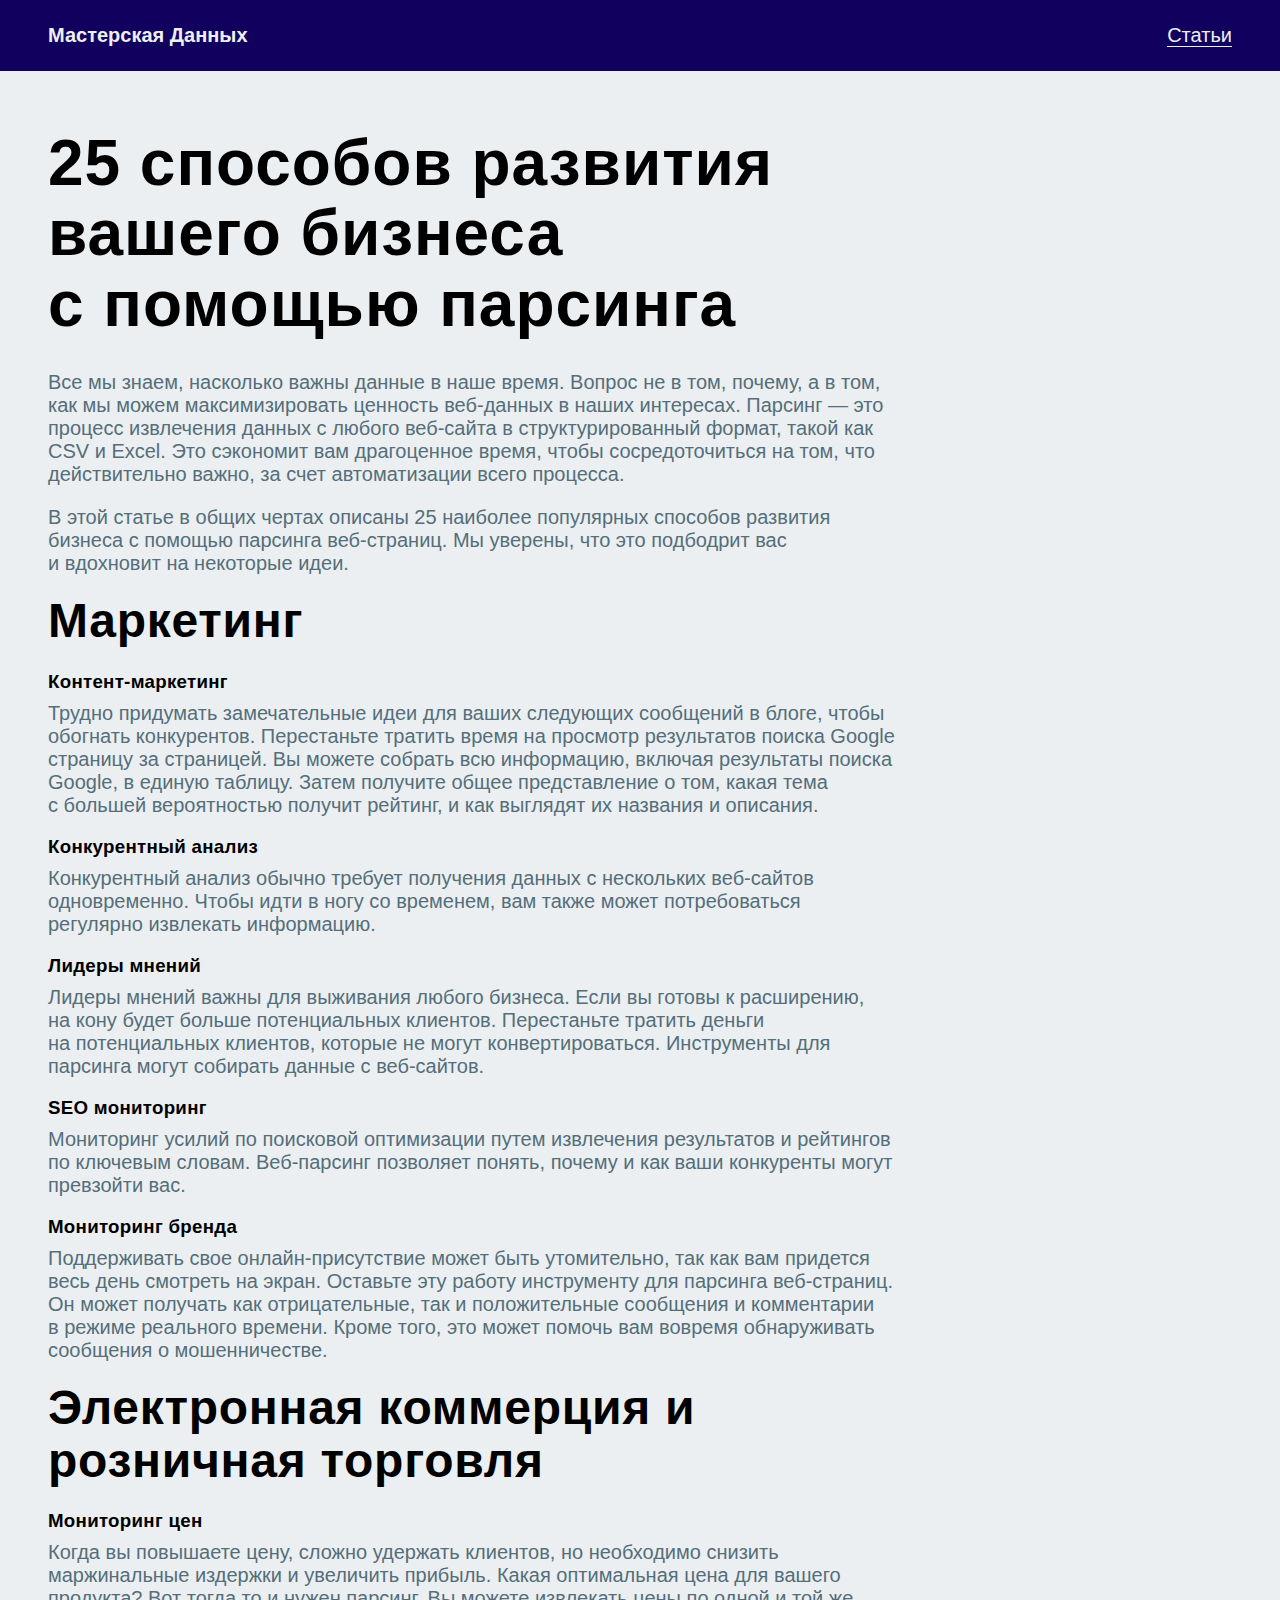
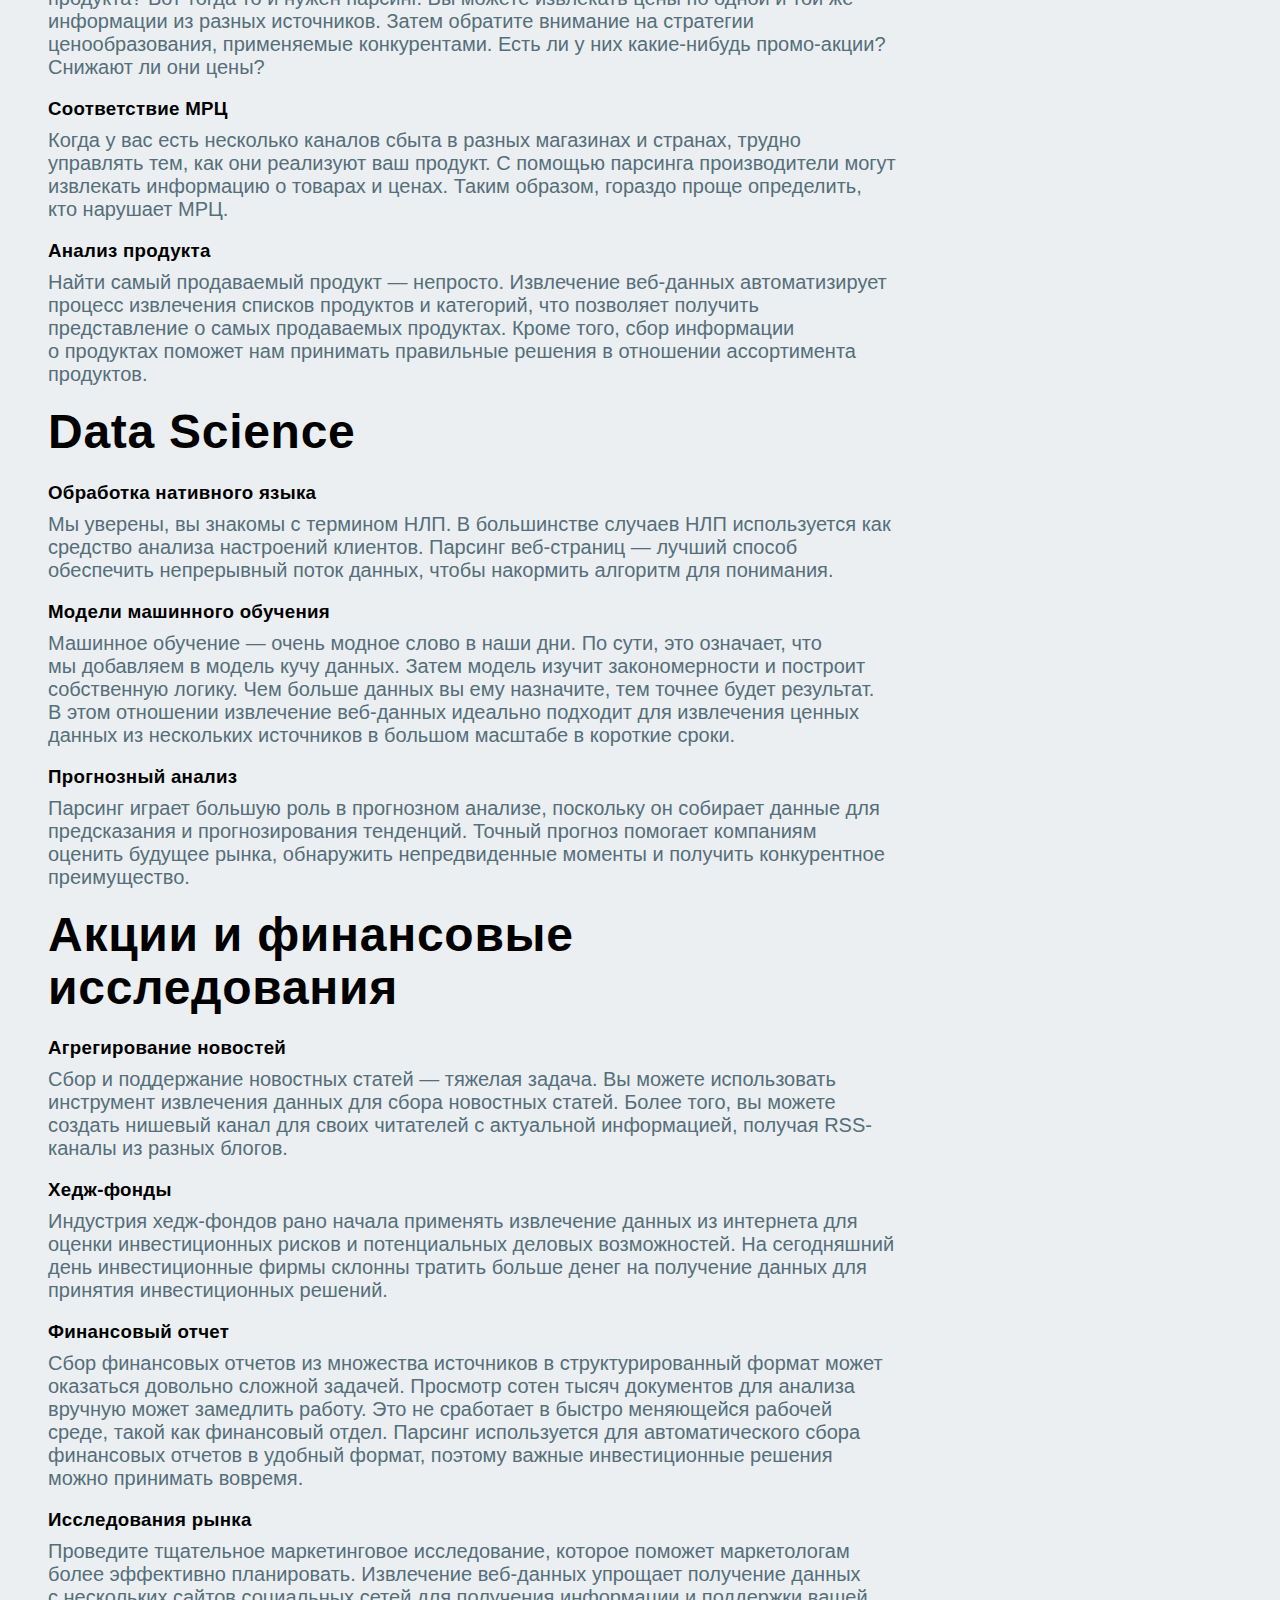
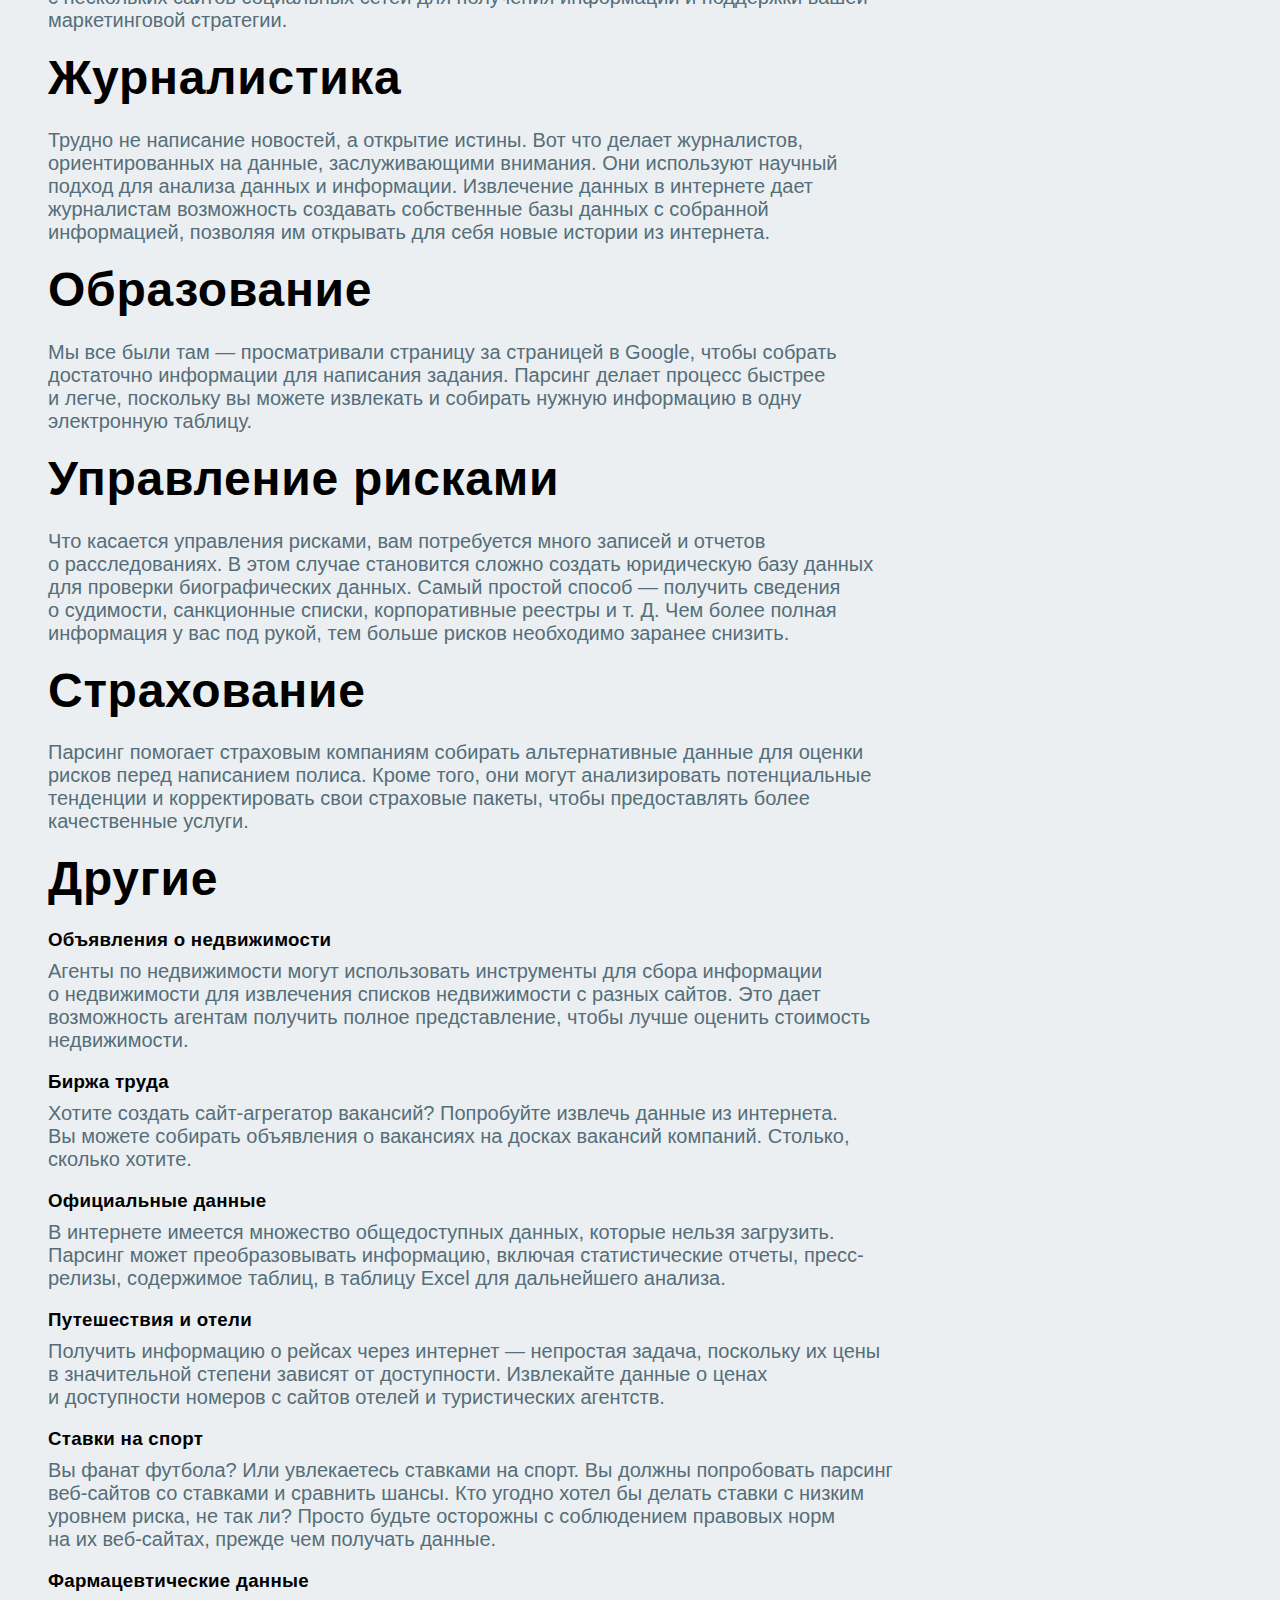
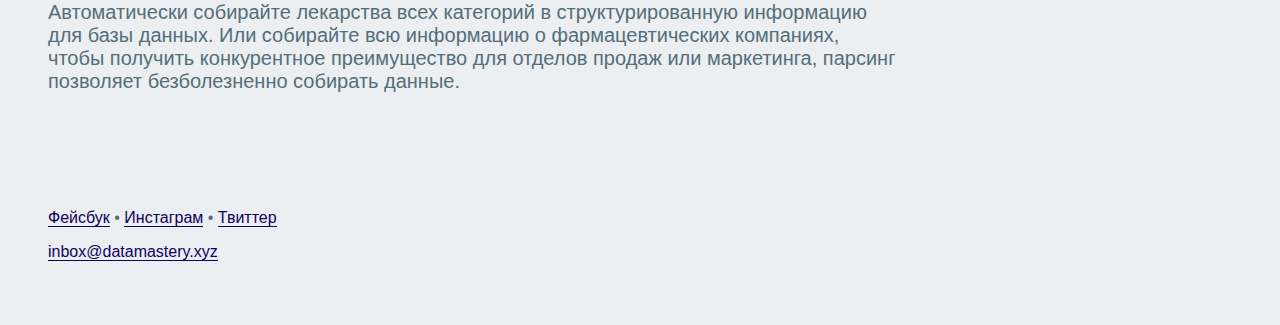
<file: blog/razvitiye-biznesa-s-parsingom/index.html>
<!doctype html>
<html>
	<head>
		<meta charset="utf-8" />
		<meta name="viewport" content="width=device-width, initial-scale=1"/>
		<meta name="description" content="Парсинг сайтов любой сложности. Преобразуйте любой сайт в данные с помощью быстрого и надежного парсинга.">
		<title>Мастерская Данных</title>
		<link rel="stylesheet" href="../../css/style.css" type="text/css" />
		<!-- Global site tag (gtag.js) - Google Analytics -->
		<script async src="https://www.googletagmanager.com/gtag/js?id=UA-63354299-6"></script>
		<script>
			window.dataLayer = window.dataLayer || [];
			function gtag(){dataLayer.push(arguments);}
			gtag('js', new Date());
			gtag('config', 'UA-63354299-6');
		</script>
		<!-- Facebook Pixel Code -->
		<script>
		  !function(f,b,e,v,n,t,s)
		  {if(f.fbq)return;n=f.fbq=function(){n.callMethod?
		  n.callMethod.apply(n,arguments):n.queue.push(arguments)};
		  if(!f._fbq)f._fbq=n;n.push=n;n.loaded=!0;n.version='2.0';
		  n.queue=[];t=b.createElement(e);t.async=!0;
		  t.src=v;s=b.getElementsByTagName(e)[0];
		  s.parentNode.insertBefore(t,s)}(window, document,'script',
		  'https://connect.facebook.net/en_US/fbevents.js');
		  fbq('init', '347101459674168');
		  fbq('track', 'PageView');
		</script>
		<noscript><img height="1" width="1" style="display:none"
		  src="https://www.facebook.com/tr?id=347101459674168&ev=PageView&noscript=1"
		/></noscript>
		<!-- End Facebook Pixel Code -->
	</head>
	<body>
		<div class="content">
			<div class="navigation">
				<a href="/" id="logo">Мастерская Данных</a>
				<ul class="menu">
					<li><a href="/blog">Статьи</a></li>
				</ul>
			</div>
			<div class="article">
				<h1>25&nbsp;способов развития вашего бизнеса с&nbsp;помощью парсинга</h1>
				<p>Все мы&nbsp;знаем, насколько важны данные в&nbsp;наше время. Вопрос не&nbsp;в&nbsp;том, почему, а&nbsp;в&nbsp;том, как мы&nbsp;можем максимизировать ценность веб-данных в&nbsp;наших интересах. Парсинг&nbsp;&mdash; это процесс извлечения данных с&nbsp;любого веб-сайта в&nbsp;структурированный формат, такой как CSV и&nbsp;Excel. Это сэкономит вам драгоценное время, чтобы сосредоточиться на&nbsp;том, что действительно важно, за&nbsp;счет автоматизации всего процесса.</p>
				<p>В&nbsp;этой статье в&nbsp;общих чертах описаны 25&nbsp;наиболее популярных способов развития бизнеса с&nbsp;помощью парсинга веб-страниц. Мы&nbsp;уверены, что это подбодрит вас и&nbsp;вдохновит на&nbsp;некоторые идеи.</p>
				<h2>Маркетинг</h2>
				<h3>Контент-маркетинг</h3>
				<p>Трудно придумать замечательные идеи для ваших следующих сообщений в&nbsp;блоге, чтобы обогнать конкурентов. Перестаньте тратить время на&nbsp;просмотр результатов поиска Google страницу за&nbsp;страницей. Вы&nbsp;можете собрать всю информацию, включая результаты поиска Google, в&nbsp;единую таблицу. Затем получите общее представление о&nbsp;том, какая тема с&nbsp;большей вероятностью получит рейтинг, и&nbsp;как выглядят их&nbsp;названия и&nbsp;описания.</p>
				<h3>Конкурентный анализ</h3>
				<p>Конкурентный анализ обычно требует получения данных с&nbsp;нескольких веб-сайтов одновременно. Чтобы идти в&nbsp;ногу со&nbsp;временем, вам также может потребоваться регулярно извлекать информацию.</p>
				<h3>Лидеры мнений</h3>
				<p>Лидеры мнений важны для выживания любого бизнеса. Если вы&nbsp;готовы к&nbsp;расширению, на&nbsp;кону будет больше потенциальных клиентов. Перестаньте тратить деньги на&nbsp;потенциальных клиентов, которые не&nbsp;могут конвертироваться. Инструменты для парсинга могут собирать данные с&nbsp;веб-сайтов.</p>
				<h3>SEO мониторинг</h3>
				<p>Мониторинг усилий по&nbsp;поисковой оптимизации путем извлечения результатов и&nbsp;рейтингов по&nbsp;ключевым словам. Веб-парсинг позволяет понять, почему и&nbsp;как ваши конкуренты могут превзойти вас.</p>
				<h3>Мониторинг бренда</h3>
				<p>Поддерживать свое онлайн-присутствие может быть утомительно, так как вам придется весь день смотреть на&nbsp;экран. Оставьте эту работу инструменту для парсинга веб-страниц. Он&nbsp;может получать как отрицательные, так и&nbsp;положительные сообщения и&nbsp;комментарии в&nbsp;режиме реального времени. Кроме того, это может помочь вам вовремя обнаруживать сообщения о&nbsp;мошенничестве.</p>
				<h2>Электронная коммерция и розничная торговля</h2>
				<h3>Мониторинг цен</h3>
				<p>Когда вы&nbsp;повышаете цену, сложно удержать клиентов, но&nbsp;необходимо снизить маржинальные издержки и&nbsp;увеличить прибыль. Какая оптимальная цена для вашего продукта? Вот тогда то&nbsp;и&nbsp;нужен парсинг. Вы&nbsp;можете извлекать цены по&nbsp;одной и&nbsp;той&nbsp;же информации из&nbsp;разных источников. Затем обратите внимание на&nbsp;стратегии ценообразования, применяемые конкурентами. Есть&nbsp;ли у&nbsp;них какие-нибудь промо-акции? Снижают&nbsp;ли они цены?</p>
				<h3>Соответствие МРЦ</h3>
				<p>Когда у&nbsp;вас есть несколько каналов сбыта в&nbsp;разных магазинах и&nbsp;странах, трудно управлять тем, как они реализуют ваш продукт. С&nbsp;помощью парсинга производители могут извлекать информацию о&nbsp;товарах и&nbsp;ценах. Таким образом, гораздо проще определить, кто нарушает МРЦ.</p>
				<h3>Анализ продукта</h3>
				<p>Найти самый продаваемый продукт&nbsp;&mdash; непросто. Извлечение веб-данных автоматизирует процесс извлечения списков продуктов и&nbsp;категорий, что позволяет получить представление о&nbsp;самых продаваемых продуктах. Кроме того, сбор информации о&nbsp;продуктах поможет нам принимать правильные решения в&nbsp;отношении ассортимента продуктов.</p>
				<h2>Data Science</h2>
				<h3>Обработка нативного языка</h3>
				<p>Мы&nbsp;уверены, вы&nbsp;знакомы с&nbsp;термином НЛП. В&nbsp;большинстве случаев НЛП используется как средство анализа настроений клиентов. Парсинг веб-страниц&nbsp;&mdash; лучший способ обеспечить непрерывный поток данных, чтобы накормить алгоритм для понимания.</p>
				<h3>Модели машинного обучения</h3>
				<p>Машинное обучение&nbsp;&mdash; очень модное слово в&nbsp;наши дни. По&nbsp;сути, это означает, что мы&nbsp;добавляем в&nbsp;модель кучу данных. Затем модель изучит закономерности и&nbsp;построит собственную логику. Чем больше данных вы&nbsp;ему назначите, тем точнее будет результат. В&nbsp;этом отношении извлечение веб-данных идеально подходит для извлечения ценных данных из&nbsp;нескольких источников в&nbsp;большом масштабе в&nbsp;короткие сроки.</p>
				<h3>Прогнозный анализ</h3>
				<p>Парсинг играет большую роль в&nbsp;прогнозном анализе, поскольку он&nbsp;собирает данные для предсказания и&nbsp;прогнозирования тенденций. Точный прогноз помогает компаниям оценить будущее рынка, обнаружить непредвиденные моменты и&nbsp;получить конкурентное преимущество.</p>
				<h2>Акции и финансовые исследования</h2>
				<h3>Агрегирование новостей</h3>
				<p>Сбор и&nbsp;поддержание новостных статей&nbsp;&mdash; тяжелая задача. Вы&nbsp;можете использовать инструмент извлечения данных для сбора новостных статей. Более того, вы&nbsp;можете создать нишевый канал для своих читателей с&nbsp;актуальной информацией, получая RSS-каналы из&nbsp;разных блогов.</p>
				<h3>Хедж-фонды</h3>
				<p>Индустрия хедж-фондов рано начала применять извлечение данных из&nbsp;интернета для оценки инвестиционных рисков и&nbsp;потенциальных деловых возможностей. На&nbsp;сегодняшний день инвестиционные фирмы склонны тратить больше денег на&nbsp;получение данных для принятия инвестиционных решений.</p>
				<h3>Финансовый отчет</h3>
				<p>Сбор финансовых отчетов из&nbsp;множества источников в&nbsp;структурированный формат может оказаться довольно сложной задачей. Просмотр сотен тысяч документов для анализа вручную может замедлить работу. Это не&nbsp;сработает в&nbsp;быстро меняющейся рабочей среде, такой как финансовый отдел. Парсинг используется для автоматического сбора финансовых отчетов в&nbsp;удобный формат, поэтому важные инвестиционные решения можно принимать вовремя.</p>
				<h3>Исследования рынка</h3>
				<p>Проведите тщательное маркетинговое исследование, которое поможет маркетологам более эффективно планировать. Извлечение веб-данных упрощает получение данных с&nbsp;нескольких сайтов социальных сетей для получения информации и&nbsp;поддержки вашей маркетинговой стратегии.</p>
				<h2>Журналистика</h2>
				<p>Трудно не&nbsp;написание новостей, а&nbsp;открытие истины. Вот что делает журналистов, ориентированных на&nbsp;данные, заслуживающими внимания. Они используют научный подход для анализа данных и&nbsp;информации. Извлечение данных в&nbsp;интернете дает журналистам возможность создавать собственные базы данных с&nbsp;собранной информацией, позволяя им&nbsp;открывать для себя новые истории из&nbsp;интернета.</p>
				<h2>Образование</h2>
				<p>Мы&nbsp;все были там&nbsp;&mdash; просматривали страницу за&nbsp;страницей в&nbsp;Google, чтобы собрать достаточно информации для написания задания. Парсинг делает процесс быстрее и&nbsp;легче, поскольку вы&nbsp;можете извлекать и&nbsp;собирать нужную информацию в&nbsp;одну электронную таблицу.</p>
				<h2>Управление рисками</h2>
				<p>Что касается управления рисками, вам потребуется много записей и&nbsp;отчетов о&nbsp;расследованиях. В&nbsp;этом случае становится сложно создать юридическую базу данных для проверки биографических данных. Самый простой способ&nbsp;&mdash; получить сведения о&nbsp;судимости, санкционные списки, корпоративные реестры и&nbsp;т. Д.&nbsp;Чем более полная информация у&nbsp;вас под рукой, тем больше рисков необходимо заранее снизить.</p>
				<h2>Страхование</h2>
				<p>Парсинг помогает страховым компаниям собирать альтернативные данные для оценки рисков перед написанием полиса. Кроме того, они могут анализировать потенциальные тенденции и&nbsp;корректировать свои страховые пакеты, чтобы предоставлять более качественные услуги.</p>
				<h2>Другие</h2>
				<h3>Объявления о недвижимости</h3>
				<p>Агенты по&nbsp;недвижимости могут использовать инструменты для сбора информации о&nbsp;недвижимости для извлечения списков недвижимости с&nbsp;разных сайтов. Это дает возможность агентам получить полное представление, чтобы лучше оценить стоимость недвижимости.</p>
				<h3>Биржа труда</h3>
				<p>Хотите создать сайт-агрегатор вакансий? Попробуйте извлечь данные из&nbsp;интернета. Вы&nbsp;можете собирать объявления о&nbsp;вакансиях на&nbsp;досках вакансий компаний. Столько, сколько хотите.</p>
				<h3>Официальные данные</h3>
				<p>В&nbsp;интернете имеется множество общедоступных данных, которые нельзя загрузить. Парсинг может преобразовывать информацию, включая статистические отчеты, пресс-релизы, содержимое таблиц, в&nbsp;таблицу Excel для дальнейшего анализа.</p>
				<h3>Путешествия и отели</h3>
				<p>Получить информацию о&nbsp;рейсах через интернет&nbsp;&mdash; непростая задача, поскольку их&nbsp;цены в&nbsp;значительной степени зависят от&nbsp;доступности. Извлекайте данные о&nbsp;ценах и&nbsp;доступности номеров с&nbsp;сайтов отелей и&nbsp;туристических агентств.</p>
				<h3>Ставки на спорт</h3>
				<p>Вы&nbsp;фанат футбола? Или увлекаетесь ставками на&nbsp;спорт. Вы&nbsp;должны попробовать парсинг веб-сайтов со&nbsp;ставками и&nbsp;сравнить шансы. Кто угодно хотел&nbsp;бы делать ставки с&nbsp;низким уровнем риска, не&nbsp;так&nbsp;ли? Просто будьте осторожны с&nbsp;соблюдением правовых норм на&nbsp;их&nbsp;веб-сайтах, прежде чем получать данные.</p>
				<h3>Фармацевтические данные</h3>
				<p>Автоматически собирайте лекарства всех категорий в&nbsp;структурированную информацию для базы данных. Или собирайте всю информацию о&nbsp;фармацевтических компаниях, чтобы получить конкурентное преимущество для отделов продаж или маркетинга, парсинг позволяет безболезненно собирать данные.</p>
				<p></p>
			</div>
			<div class="footer">
				<p><a href="https://www.facebook.com/datamastery.xyz">Фейсбук</a> &bull; <a href="https://www.instagram.com/datamastery.xyz/">Инстаграм</a> &bull; <a href="https://twitter.com/datamasteryxyz">Твиттер</a></p>
				<p><a href="mailto:inbox@datamastery.xyz">inbox@datamastery.xyz</a></p>
			</div>
		</div>
	</body>
	</html>
</file>
<file: css/style.css>
* {
	margin: 0;
	padding: 0;
	box-sizing: border-box;
	transition-duration: 300ms;
}
html, body {
	width: 100%;
}
body {
	font-family: -apple-system, Arial, sans-serif;
	background-color: #eceff1;
	color: #000000;
}
a {
	color: #12005e;
	text-decoration: none;
	border-bottom: 1px solid;
}
a:hover {
	color: #4caf50;
}
h1, h2, h3 {
	line-height: 1.1em;
	letter-spacing: .015em;
	margin-bottom: .5em;
	font-weight: 700;
}
.content {
	margin: 0 auto;
	display: flex;
	flex-direction: column;
}
.navigation {
	padding: 1.5em 3em;
	display: flex;
	flex-direction: row;
	justify-content: space-between;
	align-items: center;
	background-color: #12005e;
	position: fixed;
	left: 0;
	top: 0;
	right: 0;
}
#logo {
	font-size: 1.25em;
	/*padding-left: 1.50em;
	background-image: url('../img/memoji.png');
	background-repeat: no-repeat;
	background-size: auto 1em;
	background-position: 0 center;*/
	text-decoration: none;
	color: #eceff1;
	font-weight: 700;
	border-bottom: none;
}
.menu {
	list-style-type: none;
	color: white;
}
.menu li {
	display: inline-block;
	margin-right: 1em;
	font-size: 1.25em;
}
.menu li:last-child {
	margin-right: 0;
}
.menu li a {
	text-decoration: none;
	color: #eceff1;
}
.menu li a:hover {
	color: #4caf50;
}
.button {
	// display: inline-block;
	color: #4caf50 !important;
	border: #4caf50 1px solid;
	padding: .3em .5em;
	text-decoration: none;
	border-radius: .5em;
}
.button:hover {
	color: white !important;
	background-color: #4caf50;
	padding: .3em .5em;
	text-decoration: none;
	border-radius: .5em;
}
.header {
	display: flex;
	flex-direction: row;
	background-color: #12005e;
	color: #eceff1;
	padding: 3em;
	padding-top: 10em;
}
p.footnote {
	font-size: 1em!important;
}
label {
	margin-bottom: .25em;
	color: #eceff1;
	font-size: 1.25em;
}
.green {
	color: #4caf50;
}
.error {
	color: #f44336;
}
h1 {
	font-size: 4em;
}
.icon {
	padding-top: 44px;
	background-size: 32px auto;
	background-repeat: no-repeat;
}
.chart {
	background-image: url('../img/icon-chart.png');
}
.table {
	background-image: url('../img/icon-table.png');
}
.realty {
	background-image: url('../img/icon-realty.png');
}
.resume {
	background-image: url('../img/icon-resume.png');
}
.tourism {
	background-image: url('../img/icon-tourism.png');
}
.research {
	background-image: url('../img/icon-research.png');
}
.sheet {
	background-image: url('../img/icon-sheet.png');
}
.cloud {
	background-image: url('../img/icon-cloud.png');
}
.api {
	background-image: url('../img/icon-api.png');
}
.header p {
	font-size: 1.5em;
	margin-bottom: 0.5em;
}
.header div {
	flex: 3;
	padding-right: 3em;
}
.header .form {
	width: 100%;
	flex: 2;
	display: flex;
	flex-direction: column;
	border-radius: 1em;
	padding-right: 0;
}
input, textarea {
	appearance: none;
	-webkit-appearance: none;
	-moz-appearance: none;
	border: none;
	border-style: none;
	margin-bottom: 1em;
	font-size: 1.25em;
	padding: 1em;
	border-radius: .5em;
	width: 100%;
}
input:last-child {
	margin-bottom: 0;
}
textarea {
	height: 8em;
}
input[type="text"], textarea {
	background-color: #cfd8dc;
	color: #455a64;
}
input[type="text"]::placeholder, textarea::placeholder {
	color: #90a4ae;
}
input[type="button"] {
	background-color: #4caf50;
	color: #eceff1;
}
input[type="button"]:hover {
	background-color: #8bc34a;
}
#message {
	display: none;
}
.features {
	padding: 3em;
	display: flex;
	flex-direction: row;
	flex-wrap: wrap;
}
.padding-top {
	padding-top: 8em;
}
.features h2 {
	margin-bottom: 1em;
	flex-basis: 100%;
	font-size: 3em;
}
.features h3 {
	font-size: 1.5em;
}
.features p {
	margin-bottom: 1em;
	font-size: 1.25em;
	color: #546e7a;
}
.features .feature {
	flex: 1 0 33%;
	padding-right: 2em;
	padding-bottom: 2em;
	max-width: 33%;
}
.features .tariff {
	flex: 1 0 50%;
}
.features:nth-child(even) {
	background-color: #cfd8dc;
}

.tariff {
	list-style-type: none;
}
.tariff .name {
	font-size: 1.5em;
	font-weight: 700;
}
.tariff .price {
	font-size: 5em;
}

.footer {
	padding: 3em;
}

.parsers {
	list-style-type: none;
}
.parsers li {
	margin-bottom: 1em;
}

.footer p {
	font-size: 1em;
	color: #546e7a;
	margin-bottom: 1em;
}

.posts {
	display: flex;
	flex-direction: row;
	flex-wrap: wrap;
	padding: 3em;
}
.post {
	flex: 1 0 50%;
	max-width: 50%;
	padding-right: 2em;
	padding-bottom: 2em;
}
.post h2 {
	line-height: 1.4em;
	letter-spacing: .015em;
	margin-bottom: .5em;
	font-weight: 700;
}
.post p {
	margin-bottom: 1em;
	font-size: 1.25em;
	color: #546e7a;
}
.article {
	padding: 3em;
	padding-top: 8em;
	padding-right: 30%;
}
.article h2 {
	font-size: 3em;
}
.article p {
	margin-bottom: 1em;
	font-size: 1.25em;
	color: #546e7a;
}
.article ul {
	margin-bottom: 1em;
	font-size: 1.25em;
	color: #546e7a;
}
@media (max-width: 720px) {
	.navigation {
		padding: 1.5em 2em;
	}
	.header {
		padding: 2em;
		padding-top: 8em;
		flex-direction: column;
	}
	.header div {
		margin-bottom: 2em;
	}
	.header .form {
		flex: 1;
		margin: 0;
		border-radius: .25em;
	}
	h1 {
		font-size: 3em;
	}
	.header p {
		font-size: 1.25em;
	}
	input, textarea {
		font-size: 1em;
	}
	.features {
		padding: 2em 2em;
		flex-direction: column;
	}
	.features h2 {
		font-size: 2em;
		margin-bottom: 1.5em;
	}
	.features .feature {
		max-width: 100%;
	}
	.feature h3 {
		font-size: 1.5em;
	}
	.posts {
		padding: 2em;
		flex-direction: column;
	}
	.post {
		max-width: 100%;
	}
	.article {
		padding: 2em;
		padding-top: 8em;
	}
	.article h1 {
		font-size: 2em;
	}
	.article h2 {
		font-size: 1.5em;
	}
	.article p {
		margin-bottom: 1em;
		font-size: 1.25em;
		color: #546e7a;
	}
	.article ul {
		margin-bottom: 1em;
		font-size: 1.25em;
		color: #546e7a;
	}
	.footer {
		padding: 2em 2em;
	}
}
</file>
